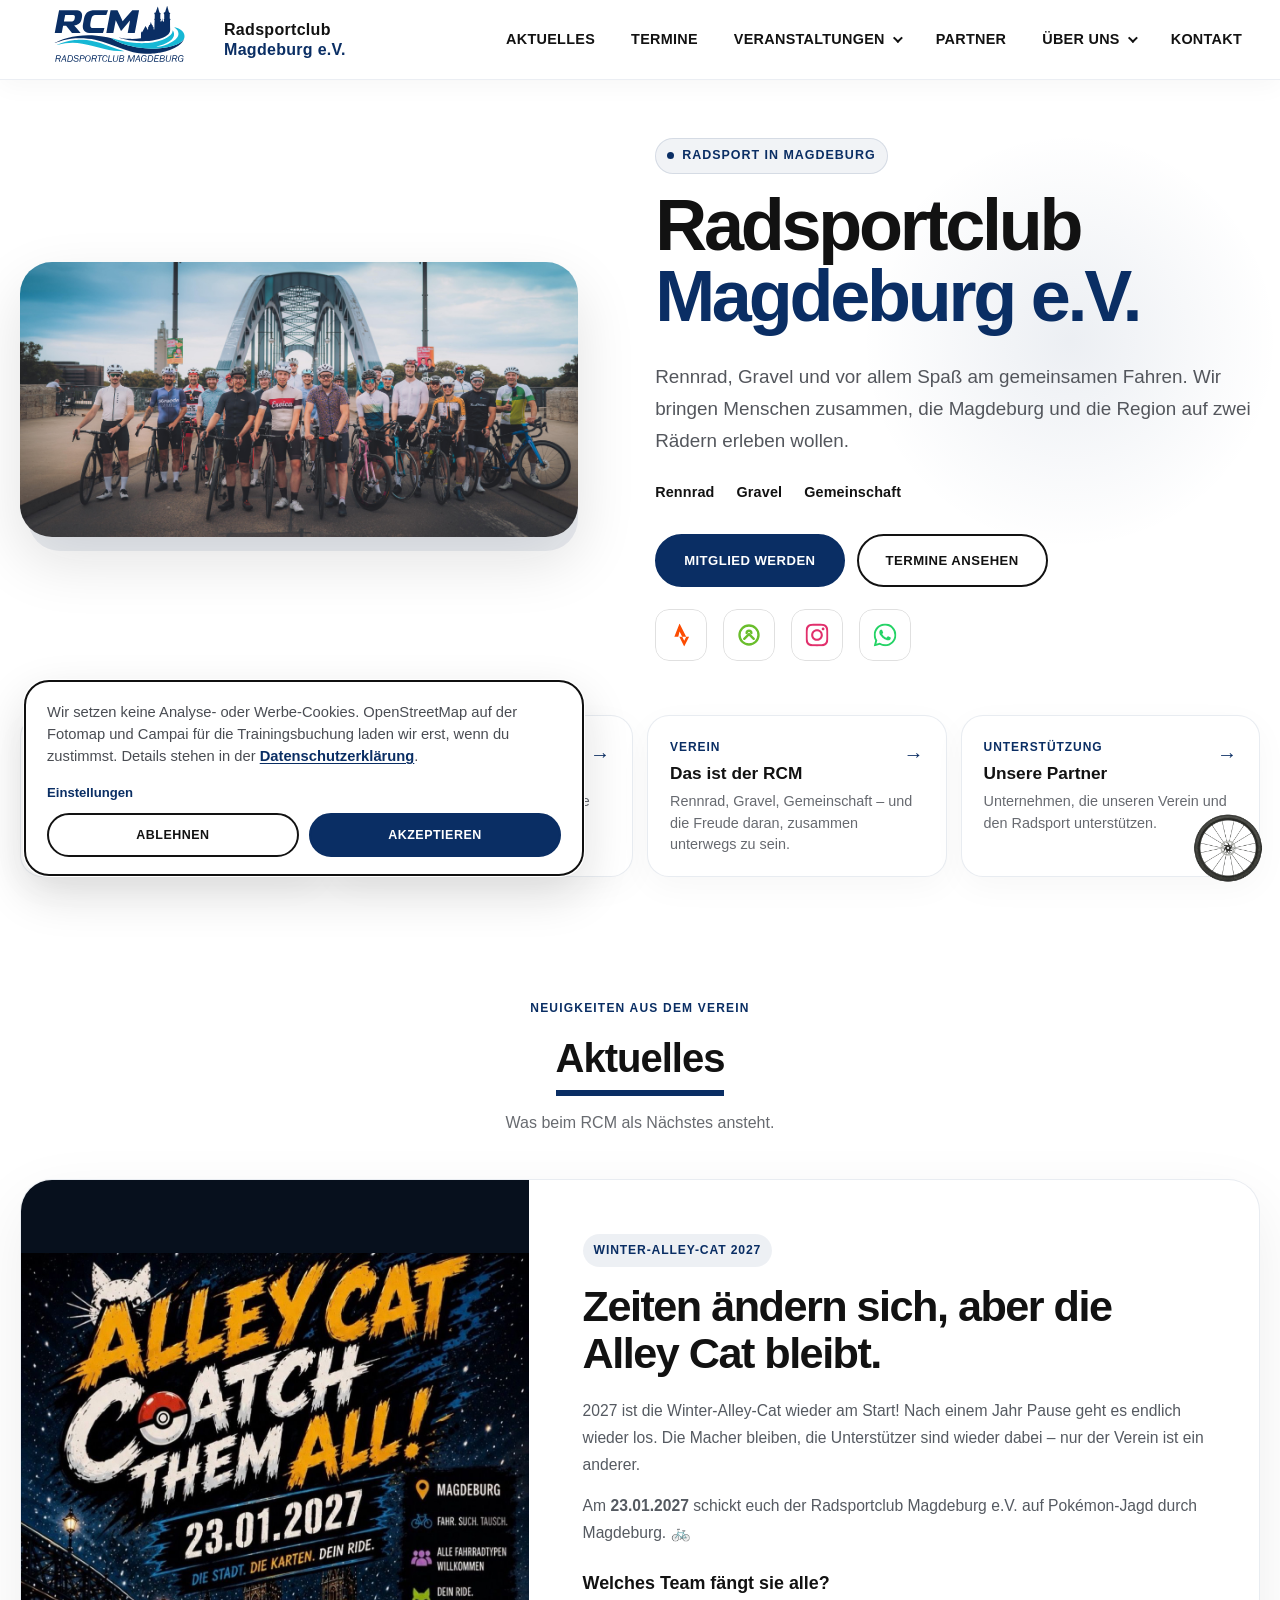
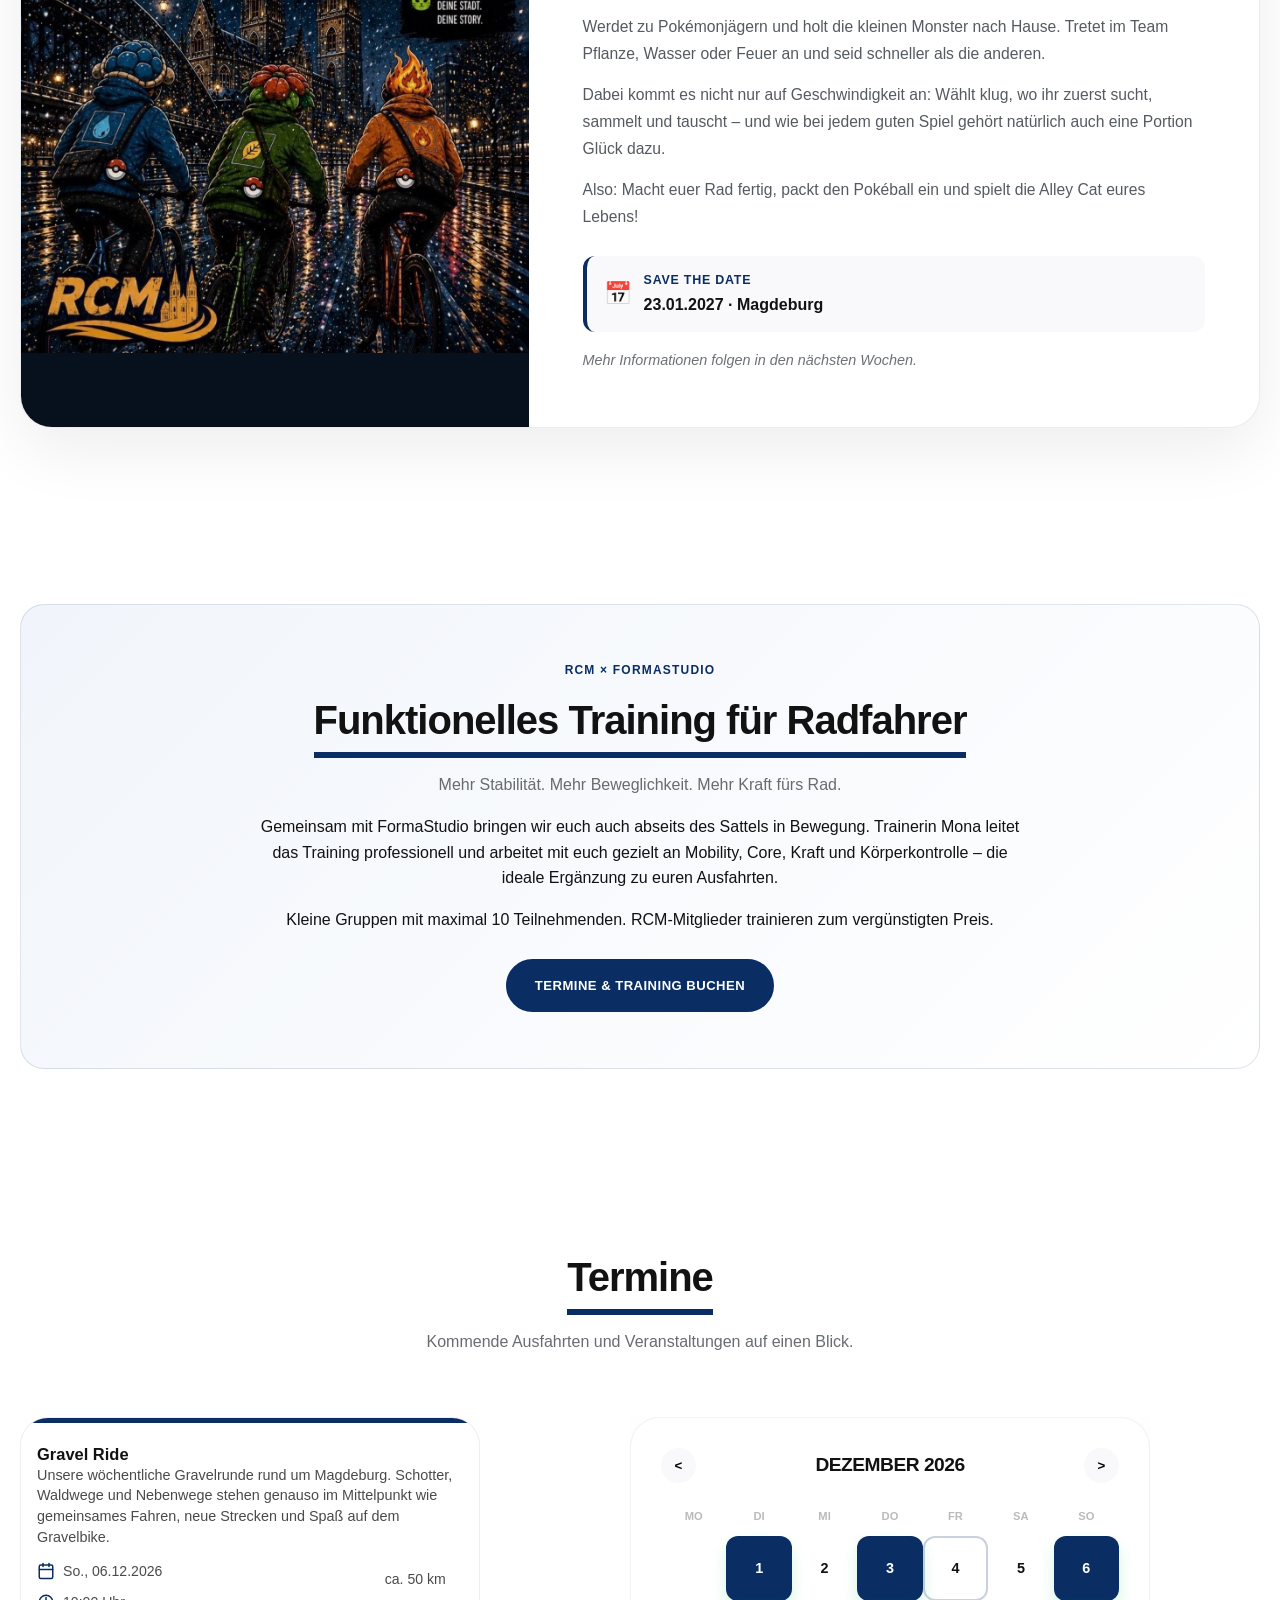
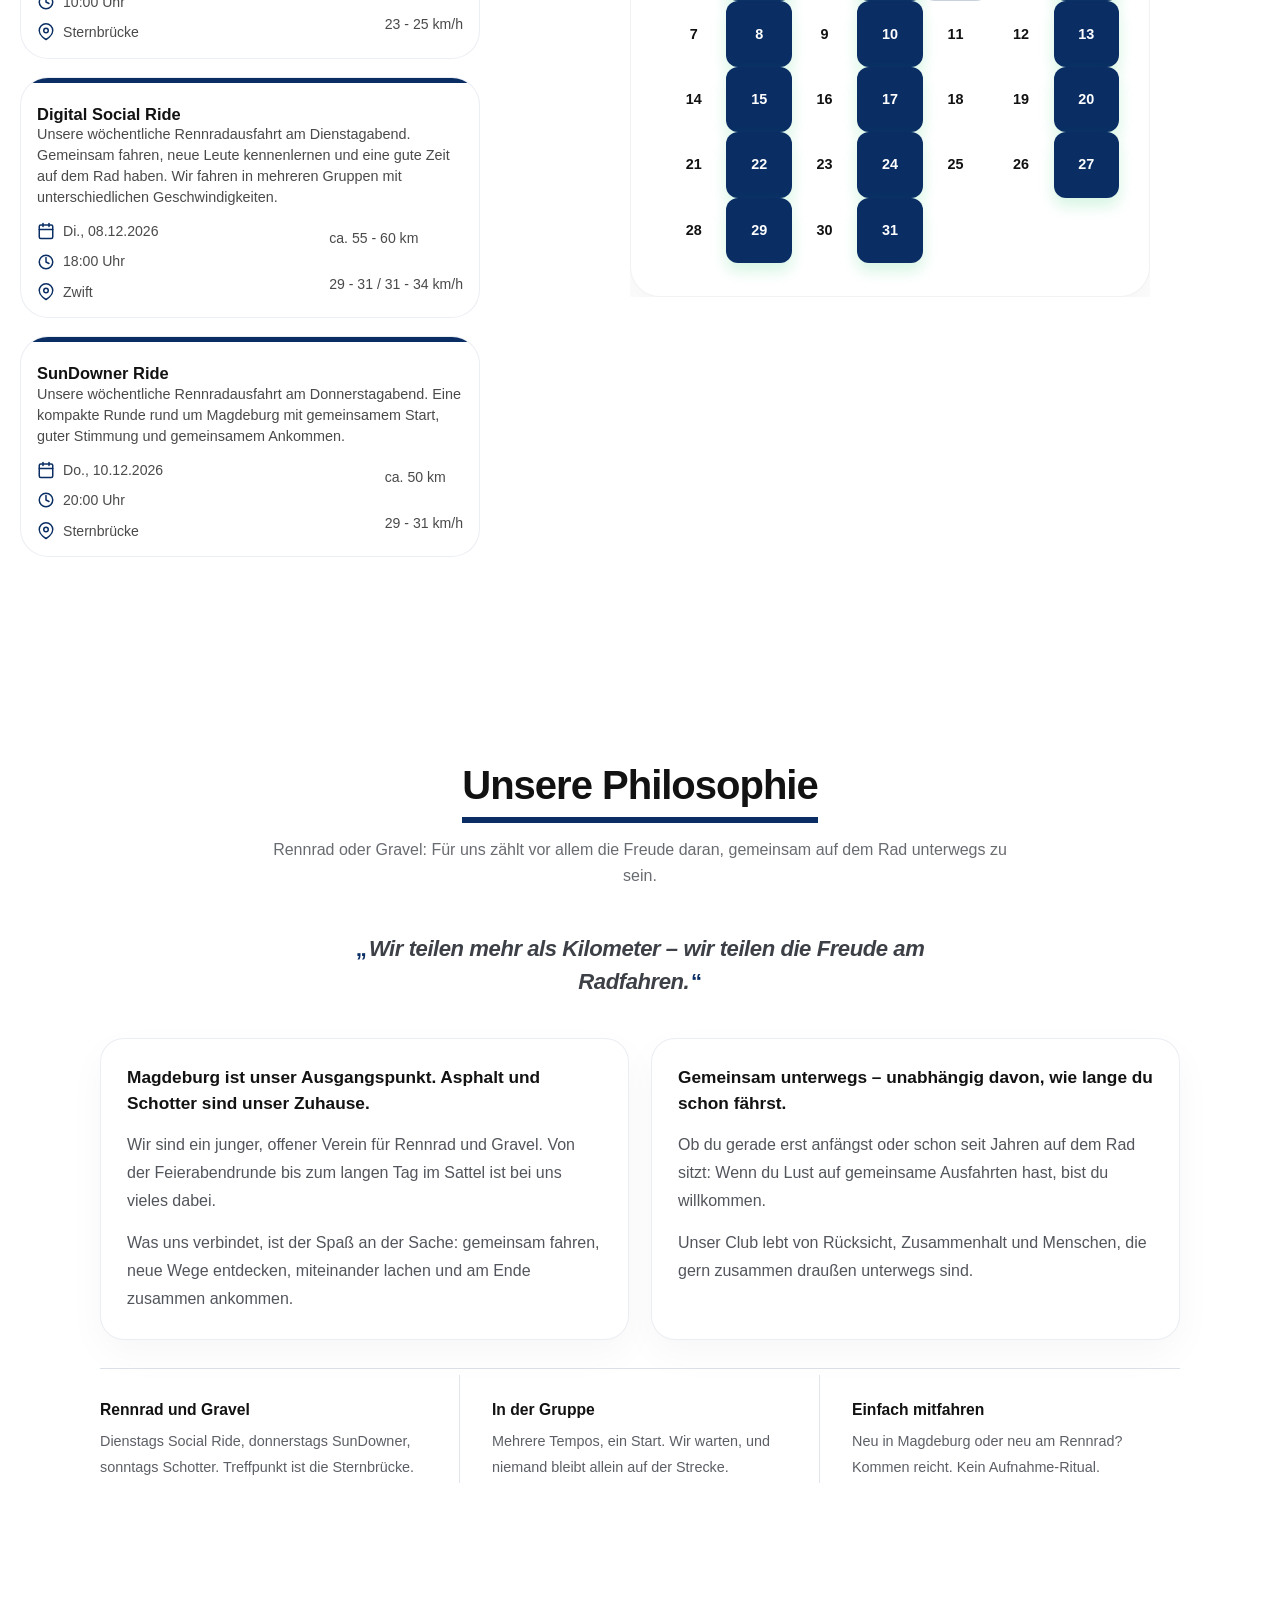
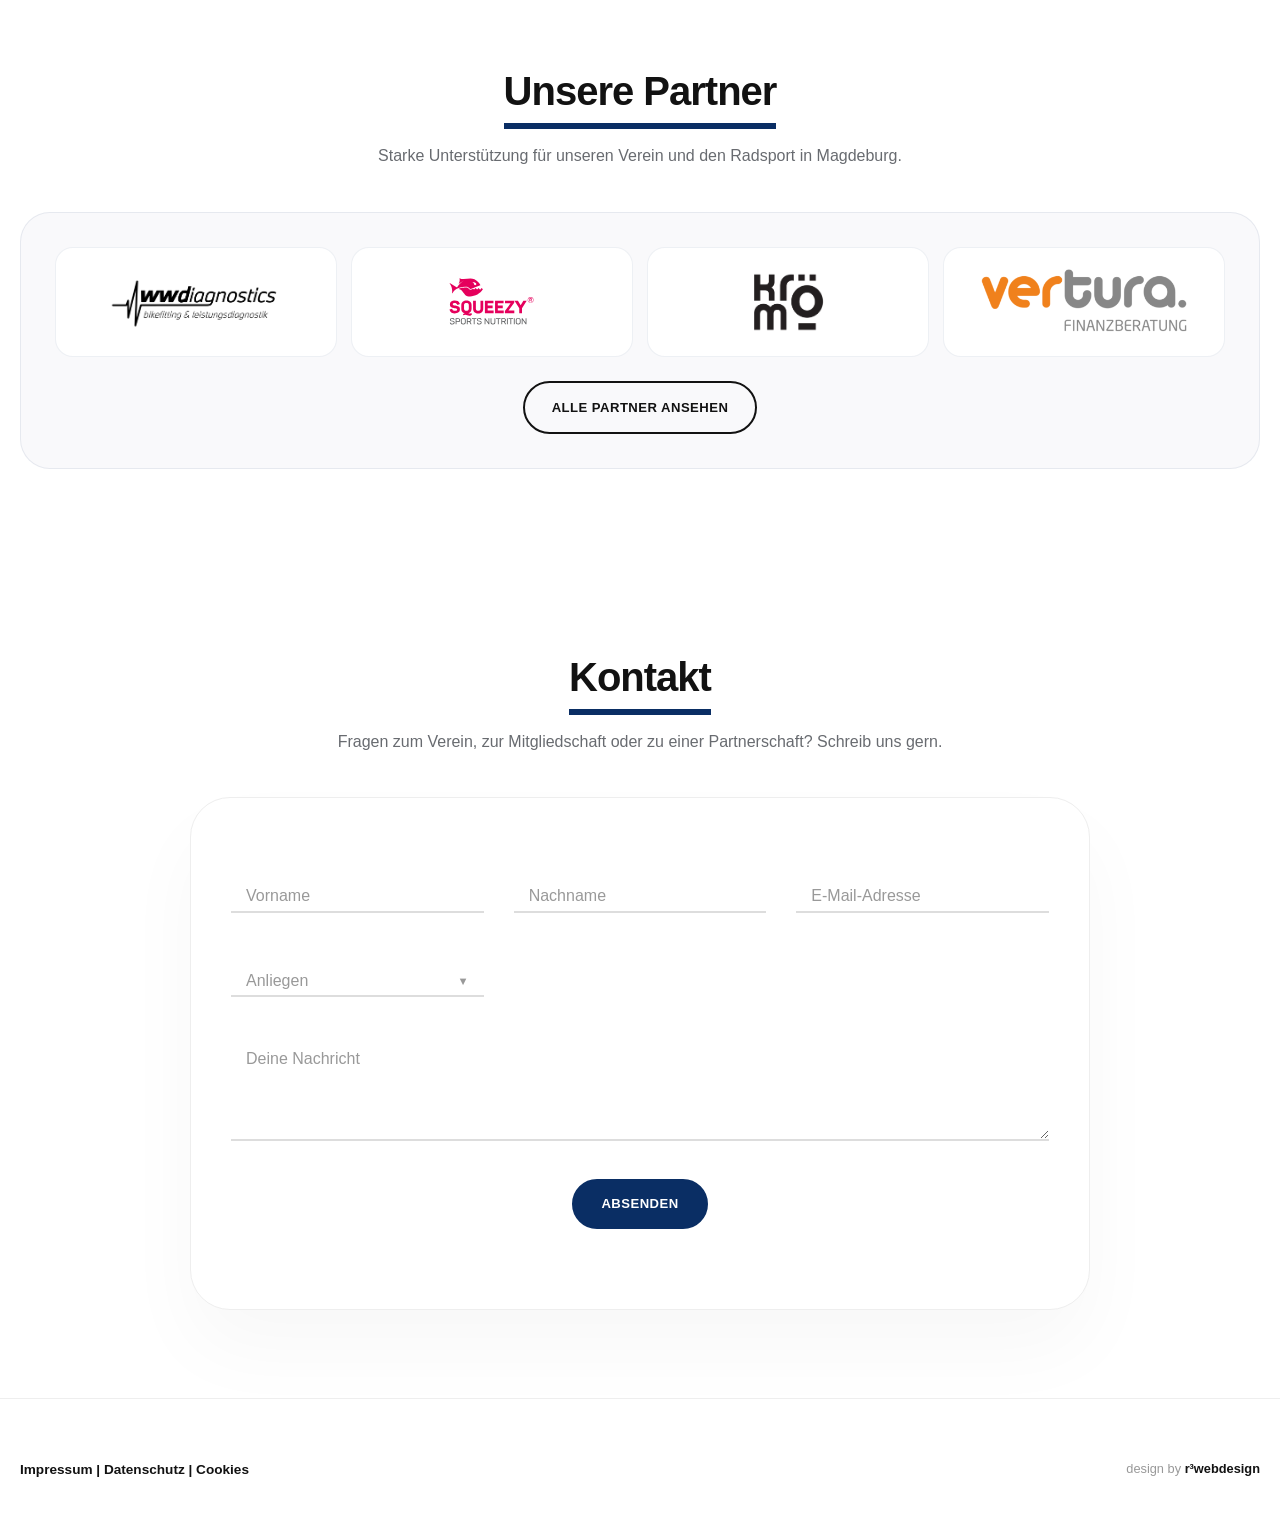
<file: index.html>
<!DOCTYPE html>
<html lang="de">
<head>
    <meta charset="UTF-8">
    <meta name="viewport" content="width=device-width, initial-scale=1.0, viewport-fit=cover">
    <meta name="description" content="Radsportclub Magdeburg e.V. – gemeinsame Ausfahrten, Termine, Community und Radsport in Magdeburg.">
    <title>Radsportclub Magdeburg e.V.</title>
    <link rel="stylesheet" href="style.css">

    <link rel="icon" type="image/x-icon" href="img/favicon/favicon.ico">
    <link rel="icon" type="image/png" sizes="32x32" href="img/favicon/favicon-32x32.png">
    <link rel="icon" type="image/png" sizes="16x16" href="img/favicon/favicon-16x16.png">
    <link rel="apple-touch-icon" sizes="180x180" href="img/favicon/apple-touch-icon.png">
    <link rel="manifest" href="img/favicon/site.webmanifest">
    <style>

        .rcm-training-card { padding: clamp(26px, 5vw, 56px); border: 1px solid rgba(10,46,100,.12); border-radius: 24px; background: linear-gradient(135deg, #f1f5fb, #fff); }
        .rcm-training-card .section-heading { margin-bottom: 24px; }
        .rcm-training-card p + p { margin-top: 16px; }
        .rcm-training-actions { display: flex; flex-wrap: wrap; gap: 14px; justify-content: center; margin-top: 26px; }
        .rcm-training-actions .btn { font-family: inherit; }
        @media (max-width: 600px) { .rcm-training-actions .btn { width: 100%; } }
    </style>
</head>
<body>
    <div id="scroll-wheel" aria-hidden="true">
        <img src="img/felge.png" alt="" id="rim-image">
    </div>

    <header class="main-header">
        <div class="header-container">
            <div class="logo">
                <a href="#top" aria-label="Zur Startseite">
                    <img src="img/logo.svg" alt="Radsportclub Magdeburg e.V." class="header-logo">
                    <span class="logo-text">
                        Radsportclub<br>
                        <span class="logo-kicker">Magdeburg e.V.</span>
                    </span>
                </a>
            </div>

            <button class="menu-trigger" id="menu-trigger" type="button" aria-label="Menü öffnen" aria-controls="main-nav" aria-expanded="false">
                <span></span>
                <span></span>
            </button>

            <nav class="main-nav" id="main-nav" aria-label="Hauptnavigation">
                <ul>
                    <li><a href="#aktuelles">Aktuelles</a></li>
                    <li><a href="#events">Termine</a></li>
                    <li class="has-submenu">
                        <a href="#events" class="nav-parent" aria-haspopup="true">
                            <span>Veranstaltungen</span>
                            <span class="nav-chevron" aria-hidden="true"></span>
                        </a>
                        <ul class="submenu">
                            <li><a href="training/">Funktionelles Training</a></li>
                            <li><a href="alleycat/">Alley Cat 2027</a></li>
                            <li><a href="umfrage/">Bikepacking-Umfrage 2027</a></li>
                        </ul>
                    </li>
                    <li><a href="Sponsoren/index.html">Partner</a></li>
                    <li class="has-submenu">
                        <a href="#about" class="nav-parent" aria-haspopup="true">
                            <span>Über uns</span>
                            <span class="nav-chevron" aria-hidden="true"></span>
                        </a>
                        <ul class="submenu">
                            <li><a href="#about">Unsere Philosophie</a></li>
                            <li><a href="ueber-uns/geschichte.html">Vereinsgeschichte</a></li>
                            <li><a href="ueber-uns/dokumente.html">Dokumente</a></li>
                        </ul>
                    </li>
                    <li><a href="#contact">Kontakt</a></li>
                </ul>
            </nav>
        </div>
    </header>

    <main id="top">
        <section class="hero reveal" aria-labelledby="hero-title">
            <div class="hero-layout">
                <div class="hero-image">
                    <img src="img/gruppe.jpg" alt="Gemeinsame Rennradausfahrt des Radsportclub Magdeburg">
                </div>

                <div class="hero-content">
                    <div class="hero-kicker">Radsport in Magdeburg</div>
                    <div class="reveal-container">
                        <h1 class="reveal-text" id="hero-title">
                            <span>Radsportclub</span>
                            <span class="logo-kicker">Magdeburg e.V.</span>
                        </h1>
                    </div>
                    <p class="hero-subline">
                        Rennrad, Gravel und vor allem Spaß am gemeinsamen Fahren. Wir bringen Menschen zusammen, die Magdeburg und die Region auf zwei Rädern erleben wollen.
                    </p>

                    <div class="hero-tags" aria-label="Schwerpunkte des Vereins">
                        <span class="hero-tag">Rennrad</span>
                        <span class="hero-tag">Gravel</span>
                        <span class="hero-tag">Gemeinschaft</span>
                    </div>

                    <div class="hero-actions">
                        <a href="/downloads/Mitgliedsantrag.pdf" class="btn btn-primary">Mitglied werden</a>
                        <a href="#events" class="btn btn-secondary">Termine ansehen</a>
                    </div>

                    <div class="social-bar" aria-label="Social Media">
                        <div class="social-bar-inner">
                            <a href="https://www.strava.com/clubs/radsportclub-magdeburg" target="_blank" rel="noopener noreferrer" class="social-square pill-strava" aria-label="Strava">
                                <svg class="social-icon" viewBox="0 0 24 24" fill="currentColor" aria-hidden="true"><path d="M15.387 17.944l-2.089-4.116h-3.065L15.387 24l5.15-10.172h-3.066m-7.008-5.599l2.836 5.598h4.172L10.463 0 5 13.828h4.172"/></svg>
                            </a>

                            <a href="https://www.komoot.com/user/4833589839346" target="_blank" rel="noopener noreferrer" class="social-square pill-komoot" aria-label="Komoot">
                                <svg class="social-icon" viewBox="0 0 24 24" fill="none" stroke="currentColor" stroke-width="2.5" stroke-linecap="round" stroke-linejoin="round" aria-hidden="true">
                                    <circle cx="12" cy="12" r="10"></circle>
                                    <path d="M7 16l5-5 5 5"></path>
                                    <path d="M9.5 10a2.5 2.5 0 0 1 5 0"></path>
                                </svg>
                            </a>

                            <a href="https://www.instagram.com/radsportclub_magdeburg/" target="_blank" rel="noopener noreferrer" class="social-square pill-instagram" aria-label="Instagram">
                                <svg class="social-icon" viewBox="0 0 24 24" fill="currentColor" aria-hidden="true"><path d="M12 2.163c3.204 0 3.584.012 4.85.07 3.252.148 4.771 1.691 4.919 4.919.058 1.265.069 1.645.069 4.849 0 3.205-.012 3.584-.069 4.849-.149 3.225-1.664 4.771-4.919 4.919-1.266.058-1.644.07-4.85.07-3.204 0-3.584-.012-4.849-.07-3.26-.149-4.771-1.699-4.919-4.92-.058-1.265-.07-1.644-.07-4.849 0-3.204.013-3.583.07-4.849.149-3.227 1.664-4.771 4.919-4.919 1.266-.057 1.645-.069 4.849-.069zm0-2.163c-3.259 0-3.667.014-4.947.072-4.358.2-6.78 2.618-6.98 6.98-.059 1.281-.073 1.689-.073 4.948 0 3.259.014 3.668.072 4.948.2 4.358 2.618 6.78 6.98 6.98 1.281.058 1.689.072 4.948.072 3.259 0 3.668-.014 4.948-.072 4.354-.2 6.782-2.618 6.979-6.98.059-1.28.073-1.689.073-4.948 0-3.259-.014-3.667-.072-4.947-.196-4.354-2.617-6.78-6.979-6.98-1.281-.059-1.69-.073-4.949-.073zm0 5.838c-3.403 0-6.162 2.759-6.162 6.162s2.759 6.163 6.162 6.163 6.162-2.759 6.162-6.163c0-3.403-2.759-6.162-6.162-6.162zm0 10.162c-2.209 0-4-1.79-4-4 0-2.209 1.791-4 4-4s4 1.791 4 4c0 2.21-1.791 4-4 4zm6.406-11.845c-.796 0-1.441.645-1.441 1.44s.645 1.44 1.441 1.44c.795 0 1.439-.645 1.439-1.44s-.644-1.44-1.439-1.44z"/></svg>
                            </a>

                            <a href="https://chat.whatsapp.com/KKH4iqzzU3Z0vJHzJVNEF6" target="_blank" rel="noopener noreferrer" class="social-square pill-whatsapp" aria-label="WhatsApp">
                                <svg class="social-icon" viewBox="0 0 24 24" fill="currentColor" aria-hidden="true"><path d="M17.472 14.382c-.297-.149-1.758-.867-2.03-.967-.273-.099-.471-.148-.67.15-.197.297-.767.966-.94 1.164-.173.199-.347.223-.644.075-.297-.15-1.255-.463-2.39-1.475-.883-.788-1.48-1.761-1.653-2.059-.173-.297-.018-.458.13-.606.134-.133.298-.347.446-.52.149-.174.198-.298.298-.497.099-.198.05-.371-.025-.52-.075-.149-.669-1.612-.916-2.207-.242-.579-.487-.5-.669-.51-.173-.008-.371-.01-.57-.01-.198 0-.52.074-.792.372-.272.297-1.04 1.016-1.04 2.479 0 1.462 1.065 2.875 1.213 3.074.149.198 2.096 3.2 5.077 4.487.709.306 1.262.489 1.694.625.712.227 1.36.195 1.871.118.571-.085 1.758-.719 2.006-1.413.248-.694.248-1.289.173-1.413-.074-.124-.272-.198-.57-.347m-5.421 7.403h-.004a9.87 9.87 0 01-5.031-1.378l-.361-.214-3.741.982.998-3.648-.235-.374a9.86 9.86 0 01-1.51-5.26c.001-5.45 4.436-9.884 9.888-9.884 2.64 0 5.122 1.03 6.988 2.898a9.825 9.825 0 012.893 6.994c-.003 5.45-4.437 9.884-9.885 9.884m8.413-18.297A11.815 11.815 0 0012.05 0C5.495 0 .16 5.335.157 11.892c0 2.096.547 4.142 1.588 5.945L.057 24l6.305-1.654a11.882 11.882 0 005.683 1.448h.005c6.554 0 11.89-5.335 11.893-11.893a11.821 11.821 0 00-3.48-8.413z"/></svg>
                            </a>
                        </div>
                    </div>
                </div>
            </div>
        </section>

        <nav class="home-quicklinks" aria-label="Direkteinstiege">
            <a class="home-quicklink" href="#aktuelles">
                <span class="home-quicklink-label">Aktuelles</span>
                <strong>Die Winter Alley Cat</strong>
                <p>Am 23.01.2027 schickt euch der Radsportclub Magdeburg e.V. auf Pokémon-Jagd durch Magdeburg.</p>
                <span class="home-quicklink-arrow" aria-hidden="true">→</span>
            </a>
            <a class="home-quicklink" href="#events">
                <span class="home-quicklink-label">Mitfahren</span>
                <strong>Termine & Ausfahrten</strong>
                <p>Die nächsten gemeinsamen Termine direkt im Überblick.</p>
                <span class="home-quicklink-arrow" aria-hidden="true">→</span>
            </a>
            <a class="home-quicklink" href="#about">
                <span class="home-quicklink-label">Verein</span>
                <strong>Das ist der RCM</strong>
                <p>Rennrad, Gravel, Gemeinschaft – und die Freude daran, zusammen unterwegs zu sein.</p>
                <span class="home-quicklink-arrow" aria-hidden="true">→</span>
            </a>
            <a class="home-quicklink" href="Sponsoren/index.html">
                <span class="home-quicklink-label">Unterstützung</span>
                <strong>Unsere Partner</strong>
                <p>Unternehmen, die unseren Verein und den Radsport unterstützen.</p>
                <span class="home-quicklink-arrow" aria-hidden="true">→</span>
            </a>
        </nav>

        <section id="aktuelles" class="section current-section reveal" aria-labelledby="aktuelles-title">
            <div class="section-heading">
                <span class="section-eyebrow">Neuigkeiten aus dem Verein</span>
                <h2 class="section-title" id="aktuelles-title">Aktuelles</h2>
                <p class="section-intro">Was beim RCM als Nächstes ansteht.</p>
            </div>

            <article class="current-feature">
                <div class="current-feature-image">
                    <img src="img/alleycat-2027.jpg" alt="Plakat zur Winter-Alley-Cat 2027 in Magdeburg" loading="lazy" decoding="async">
                </div>

                <div class="current-feature-content">
                    <span class="current-label">Winter-Alley-Cat 2027</span>
                    <h3>Zeiten ändern sich, aber die Alley Cat bleibt.</h3>

                    <p>2027 ist die Winter-Alley-Cat wieder am Start! Nach einem Jahr Pause geht es endlich wieder los. Die Macher bleiben, die Unterstützer sind wieder dabei – nur der Verein ist ein anderer.</p>

                    <p>Am <strong>23.01.2027</strong> schickt euch der Radsportclub Magdeburg e.V. auf Pokémon-Jagd durch Magdeburg. 🚲</p>

                    <p class="current-question">Welches Team fängt sie alle?</p>

                    <p>Werdet zu Pokémonjägern und holt die kleinen Monster nach Hause. Tretet im Team Pflanze, Wasser oder Feuer an und seid schneller als die anderen.</p>

                    <p>Dabei kommt es nicht nur auf Geschwindigkeit an: Wählt klug, wo ihr zuerst sucht, sammelt und tauscht – und wie bei jedem guten Spiel gehört natürlich auch eine Portion Glück dazu.</p>

                    <p>Also: Macht euer Rad fertig, packt den Pokéball ein und spielt die Alley Cat eures Lebens!</p>

                    <div class="current-date">
                        <span aria-hidden="true">📅</span>
                        <div>
                            <strong>Save the Date</strong>
                            <span>23.01.2027 · Magdeburg</span>
                        </div>
                    </div>

                    <p class="current-note">Mehr Informationen folgen in den nächsten Wochen.</p>
                </div>
            </article>

        </section>

        <section id="training" class="section" aria-labelledby="training-title">
            <div class="rcm-training-card">
                <div class="section-heading">
                    <span class="section-eyebrow">RCM × FormaStudio</span>
                    <h2 class="section-title" id="training-title">Funktionelles Training für Radfahrer</h2>
                    <p class="section-intro">Mehr Stabilität. Mehr Beweglichkeit. Mehr Kraft fürs Rad.</p>
                    <p>Gemeinsam mit FormaStudio bringen wir euch auch abseits des Sattels in Bewegung.
                        Trainerin Mona leitet das Training professionell und arbeitet mit euch gezielt an
                        Mobility, Core, Kraft und Körperkontrolle – die ideale Ergänzung zu euren Ausfahrten.</p>
                    <p>Kleine Gruppen mit maximal 10 Teilnehmenden. RCM-Mitglieder trainieren zum vergünstigten Preis.</p>
                </div>
                <div class="rcm-training-actions">
                    <a href="training/" class="btn btn-primary">Termine &amp; Training buchen</a>
                </div>
            </div>
        </section>

        <section id="events" class="section reveal">
            <div class="section-heading">
                <h2 class="section-title">Termine</h2>
                <p class="section-intro">Kommende Ausfahrten und Veranstaltungen auf einen Blick.</p>
            </div>

            <div class="calendar-section">
                <aside class="upcoming-events" aria-label="Bevorstehende Termine">
                    <div id="upcomingList" class="upcoming-events-list"></div>
                </aside>

                <div class="calendar-container">
                    <div class="calendar-card" id="calendarCard">
                        <div class="card-face front">
                            <div class="cal-header">
                                <button id="prevBtn" type="button" aria-label="Vorheriger Monat">&lt;</button>
                                <h2 id="monthDisplay"></h2>
                                <button id="nextBtn" type="button" aria-label="Nächster Monat">&gt;</button>
                            </div>
                            <div class="weekdays-row" aria-hidden="true">
                                <div>Mo</div><div>Di</div><div>Mi</div><div>Do</div><div>Fr</div><div>Sa</div><div>So</div>
                            </div>
                            <div id="calendarGrid" class="days-grid"></div>
                        </div>

                        <div class="card-face back">
                            <div class="detail-top">
                                <h3 id="eventTitle"></h3>
                                <p class="detail-description" id="eventDesc"></p>
                            </div>
                            <div class="event-footer" id="eventFooter"></div>
                            <button class="modern-btn" type="button" onclick="flipBack()">Zurück</button>
                        </div>
                    </div>
                </div>
            </div>
        </section>

        <section id="about" class="section reveal">
            <div class="section-heading">
                <h2 class="section-title">Unsere Philosophie</h2>
                <p class="section-intro">Rennrad oder Gravel: Für uns zählt vor allem die Freude daran, gemeinsam auf dem Rad unterwegs zu sein.</p>
            </div>

            <div class="philosophy-content">
                <blockquote class="philosophy-quote">
                    <p>Wir teilen mehr als Kilometer – wir teilen die Freude am Radfahren.</p>
                </blockquote>

                <div class="philosophy-grid">
                    <div class="phil-text-block">
                        <p class="accent-p">Magdeburg ist unser Ausgangspunkt. Asphalt und Schotter sind unser Zuhause.</p>
                        <p>Wir sind ein junger, offener Verein für Rennrad und Gravel. Von der Feierabendrunde bis zum langen Tag im Sattel ist bei uns vieles dabei.</p>
                        <p>Was uns verbindet, ist der Spaß an der Sache: gemeinsam fahren, neue Wege entdecken, miteinander lachen und am Ende zusammen ankommen.</p>
                    </div>

                    <div class="phil-text-block">
                        <p class="accent-p">Gemeinsam unterwegs – unabhängig davon, wie lange du schon fährst.</p>
                        <p>Ob du gerade erst anfängst oder schon seit Jahren auf dem Rad sitzt: Wenn du Lust auf gemeinsame Ausfahrten hast, bist du willkommen.</p>
                        <p>Unser Club lebt von Rücksicht, Zusammenhalt und Menschen, die gern zusammen draußen unterwegs sind.</p>
                    </div>
                </div>

                <ul class="philosophy-facts">
                    <li>
                        <strong>Rennrad und Gravel</strong>
                        <span>Dienstags Social Ride, donnerstags SunDowner, sonntags Schotter. Treffpunkt ist die Sternbrücke.</span>
                    </li>
                    <li>
                        <strong>In der Gruppe</strong>
                        <span>Mehrere Tempos, ein Start. Wir warten, und niemand bleibt allein auf der Strecke.</span>
                    </li>
                    <li>
                        <strong>Einfach mitfahren</strong>
                        <span>Neu in Magdeburg oder neu am Rennrad? Kommen reicht. Kein Aufnahme-Ritual.</span>
                    </li>
                </ul>
            </div>
        </section>

        <section class="section reveal" aria-labelledby="partner-title">
            <div class="section-heading">
                <h2 class="section-title" id="partner-title">Unsere Partner</h2>
                <p class="section-intro">Starke Unterstützung für unseren Verein und den Radsport in Magdeburg.</p>
            </div>

            <div class="home-partners-panel">
                <div class="home-partner-logos">
                    <div class="home-partner-logo home-partner-logo--ww"><img src="img/ww.png" alt="wwdiagnostics" loading="lazy" decoding="async"></div>
                    <div class="home-partner-logo"><img src="img/SQ.svg" alt="Squeezy"></div>
                    <div class="home-partner-logo"><img src="img/KROM_logo.png" alt="KRÖM"></div>
                    <div class="home-partner-logo"><img src="img/vertura_finanzberatung.png" alt="vertura Finanzberatung"></div>
                </div>
                <div class="home-partners-actions">
                    <a href="Sponsoren/index.html" class="btn btn-secondary">Alle Partner ansehen</a>
                </div>
            </div>
        </section>

<section id="contact" class="section reveal contact-section">
            <div class="section-heading">
                <h2 class="section-title">Kontakt</h2>
                <p class="section-intro">Fragen zum Verein, zur Mitgliedschaft oder zu einer Partnerschaft? Schreib uns gern.</p>
            </div>

            <div class="form-container">
                <form action="https://api.web3forms.com/submit" method="POST" class="r3-form" id="registration-form">
                    <input type="hidden" name="access_key" value="558e8166-379c-4908-86fd-69e876566cf2">
                    <input type="hidden" name="from_name" value="Radsportclub Magdeburg Website">
                    <input type="hidden" name="subject" value="Neue Kontaktanfrage über radsportclub-magdeburg.de">
                    <input type="checkbox" name="botcheck" class="hidden" style="display:none">

                    <div class="form-grid">
                        <div class="input-group">
                            <input type="text" name="vorname" id="firstname" required placeholder=" ">
                            <label for="firstname">Vorname</label>
                        </div>

                        <div class="input-group">
                            <input type="text" name="nachname" id="lastname" required placeholder=" ">
                            <label for="lastname">Nachname</label>
                        </div>

                        <div class="input-group">
                            <input type="email" name="email" id="email" required placeholder=" ">
                            <label for="email">E-Mail-Adresse</label>
                        </div>

                        <div class="input-group">
                            <select name="anliegen" id="reason" required>
                                <option value="" disabled selected hidden></option>
                                <option value="Allgemeine Anfrage">Allgemeine Anfrage</option>
                                <option value="Fragen zur Mitgliedschaft">Fragen zur Mitgliedschaft</option>
                                <option value="Daten ändern">Daten ändern</option>
                                <option value="Sponsor werden">Sponsor werden</option>
                            </select>
                            <label for="reason">Anliegen</label>
                        </div>
                    </div>

                    <div class="input-group full-width">
                        <textarea name="nachricht" id="msg" placeholder=" " rows="4"></textarea>
                        <label for="msg">Deine Nachricht</label>
                    </div>

                    <div class="form-footer">
                        <button type="submit" class="btn btn-primary" id="submit-btn">Absenden</button>
                    </div>
                    <div id="result" style="margin-top: 20px; font-weight: bold; text-align: center;"></div>
                </form>
            </div>
        </section>
    </main>

    <footer class="main-footer">
        <div class="footer-wrap">
            <div class="footer-links">
                <a href="Impressum/">Impressum</a>
                <span class="pipe">|</span>
                <a href="Datenschutz/">Datenschutz</a>
            </div>
            <div class="footer-credit">
                design by <a href="https://r3webdesign.de/projekte/radsportclub-magdeburg/" target="_blank" rel="noopener">r³webdesign</a>

            </div>
        </div>
    </footer>


    <script>
        document.addEventListener("DOMContentLoaded", function () {
            const gallery = document.getElementById("elmlingeGallery");
            if (!gallery) return;

            const images = gallery.querySelectorAll(".elm-gallery-image");
            const prev = document.getElementById("elmPrev");
            const next = document.getElementById("elmNext");
            const counter = document.getElementById("elmCounter");
            let current = 0;

            function show(index) {
                current = (index + images.length) % images.length;

                images.forEach(function (img, i) {
                    img.style.display = (i === current) ? "block" : "none";
                });

                counter.textContent = (current + 1) + " / " + images.length;
            }

            prev.addEventListener("click", function (event) {
                event.preventDefault();
                event.stopPropagation();
                show(current - 1);
            });

            next.addEventListener("click", function (event) {
                event.preventDefault();
                event.stopPropagation();
                show(current + 1);
            });

            show(0);
        });
    </script>

    <script src="consent.js"></script>
    <script src="script.js"></script>
</body>
</html>
</file>
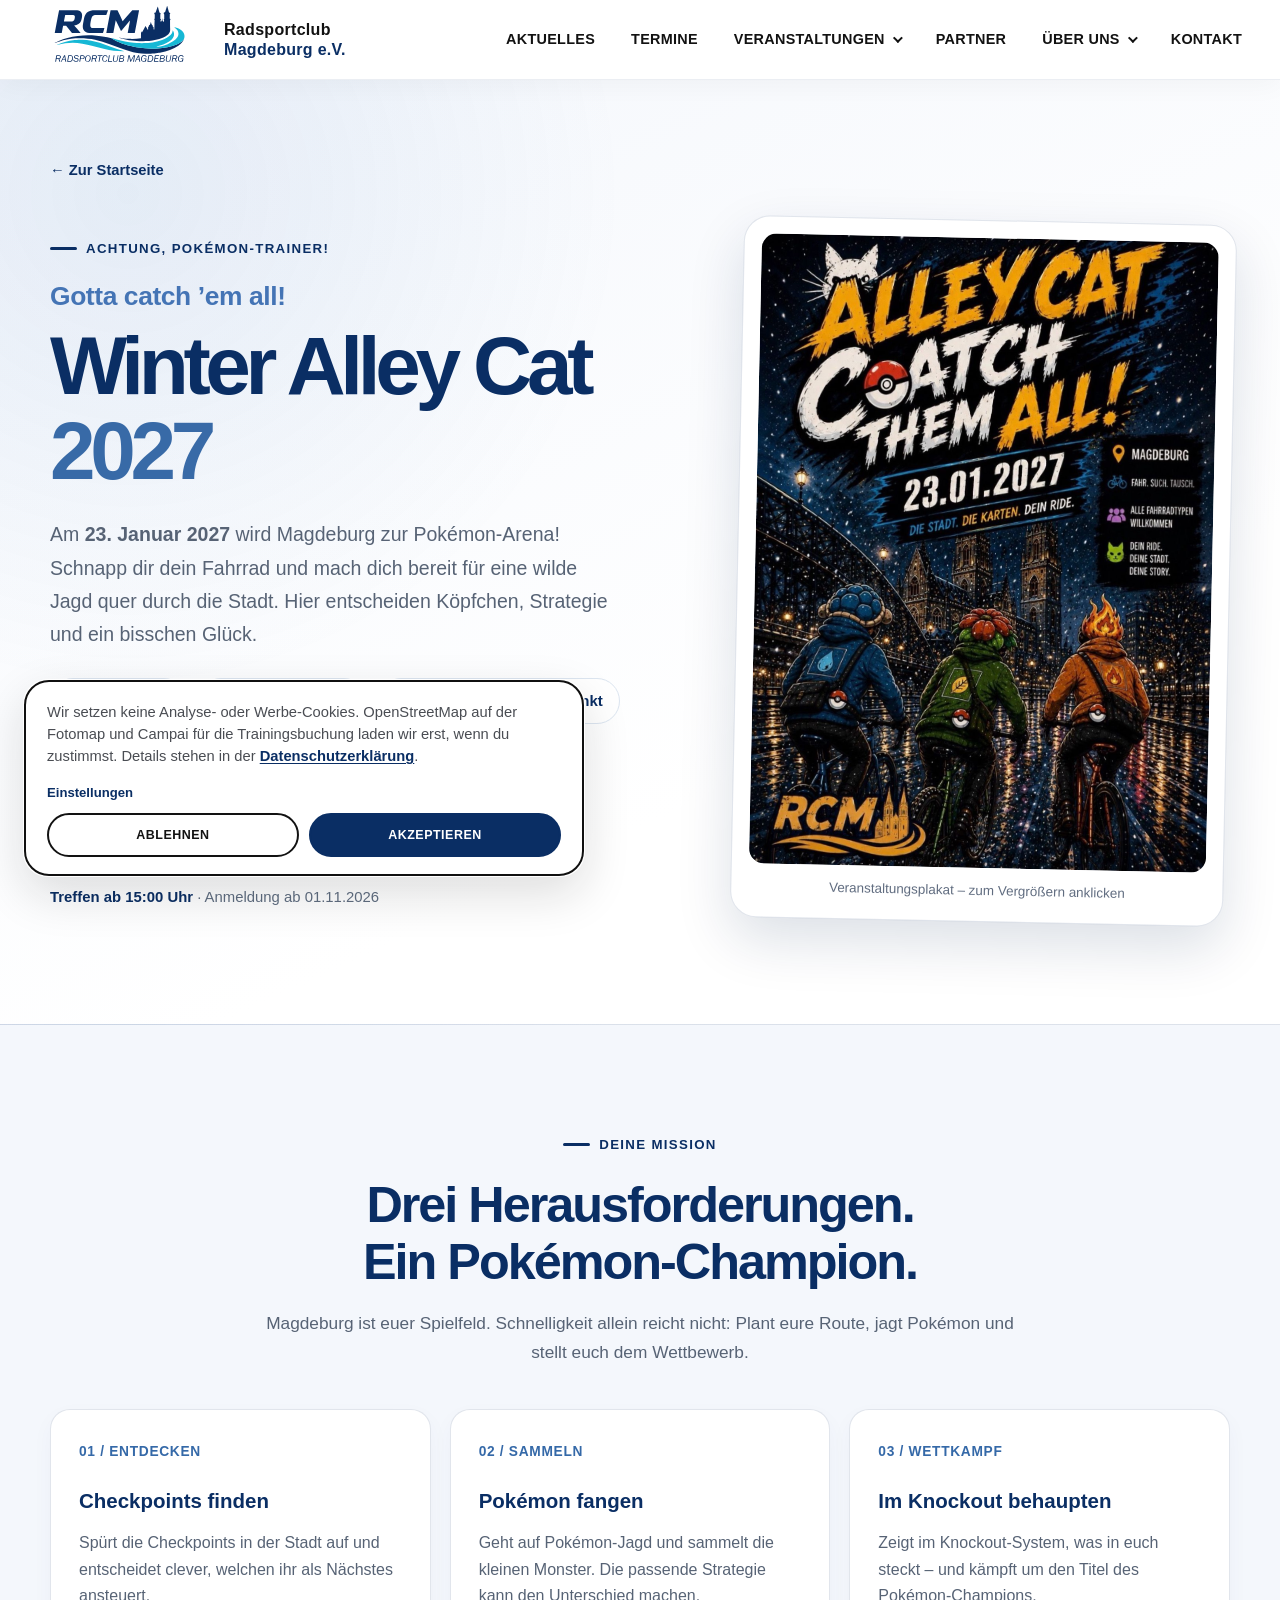
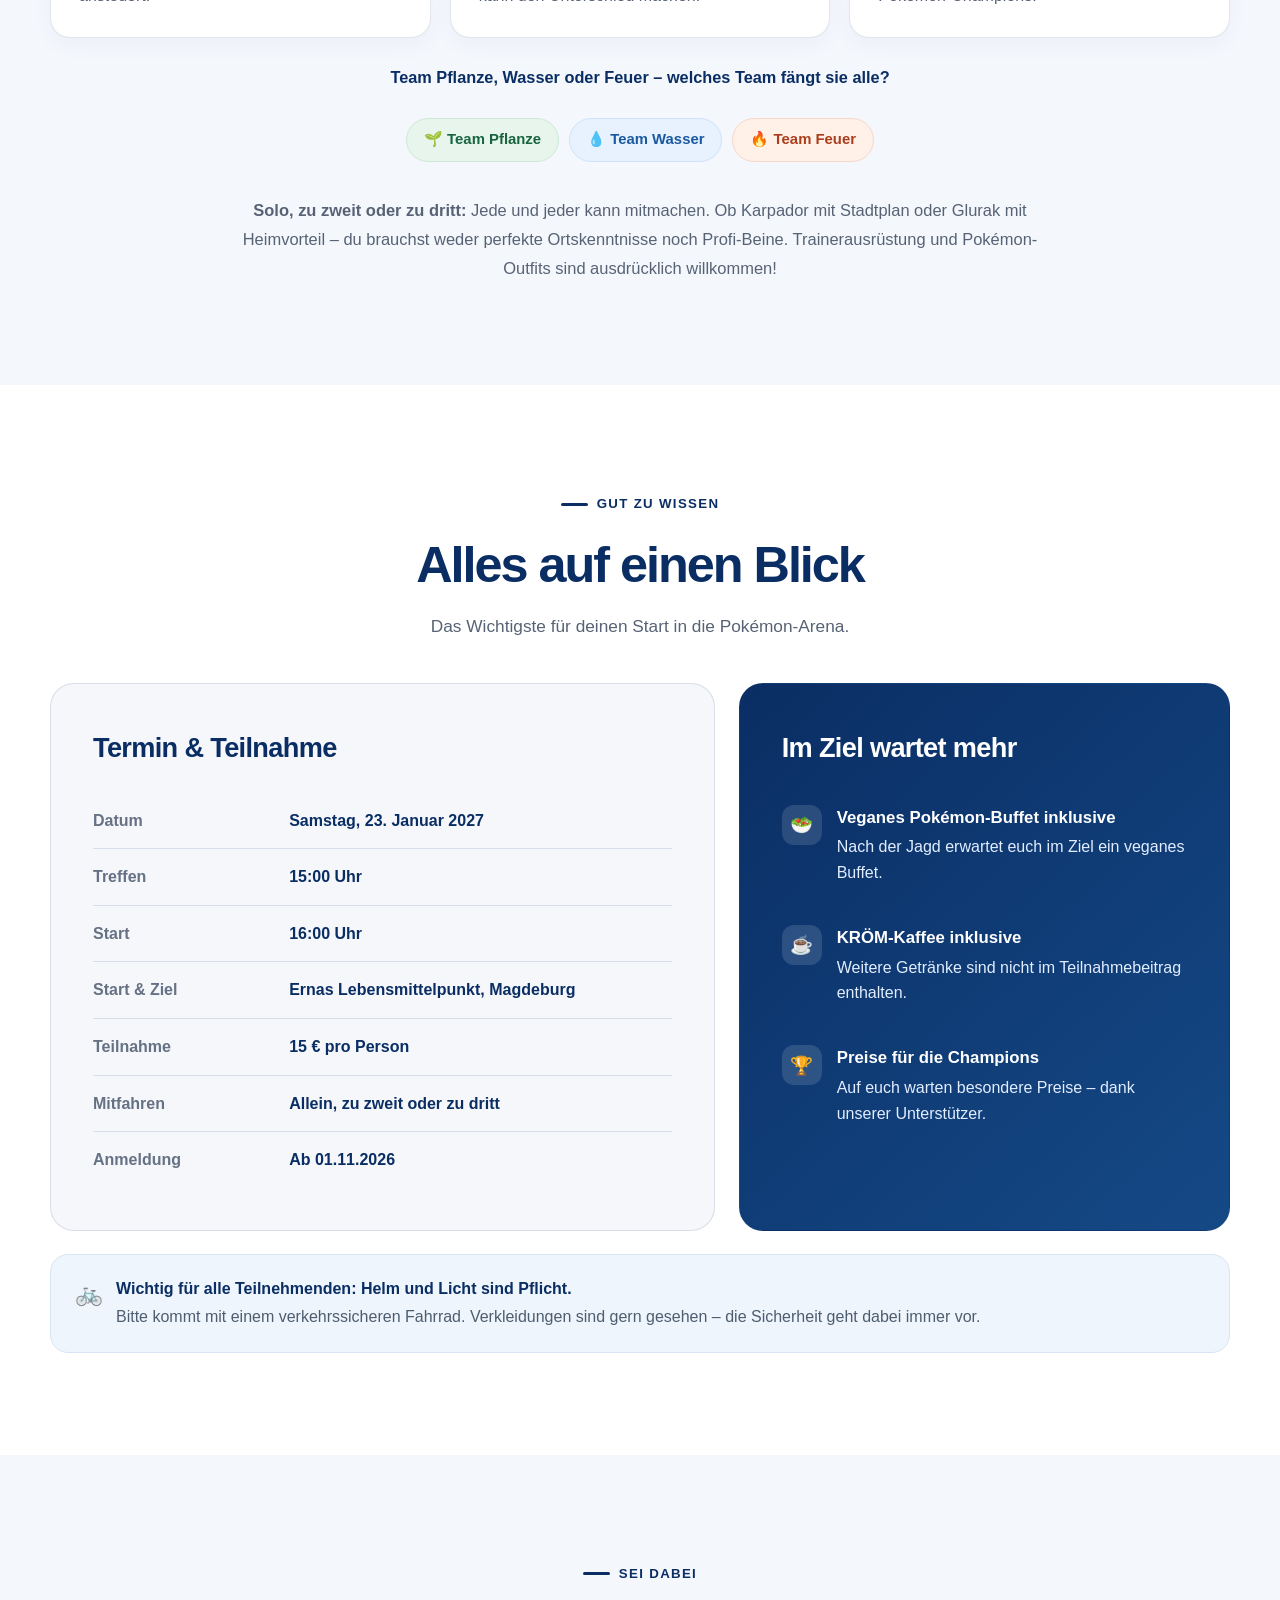
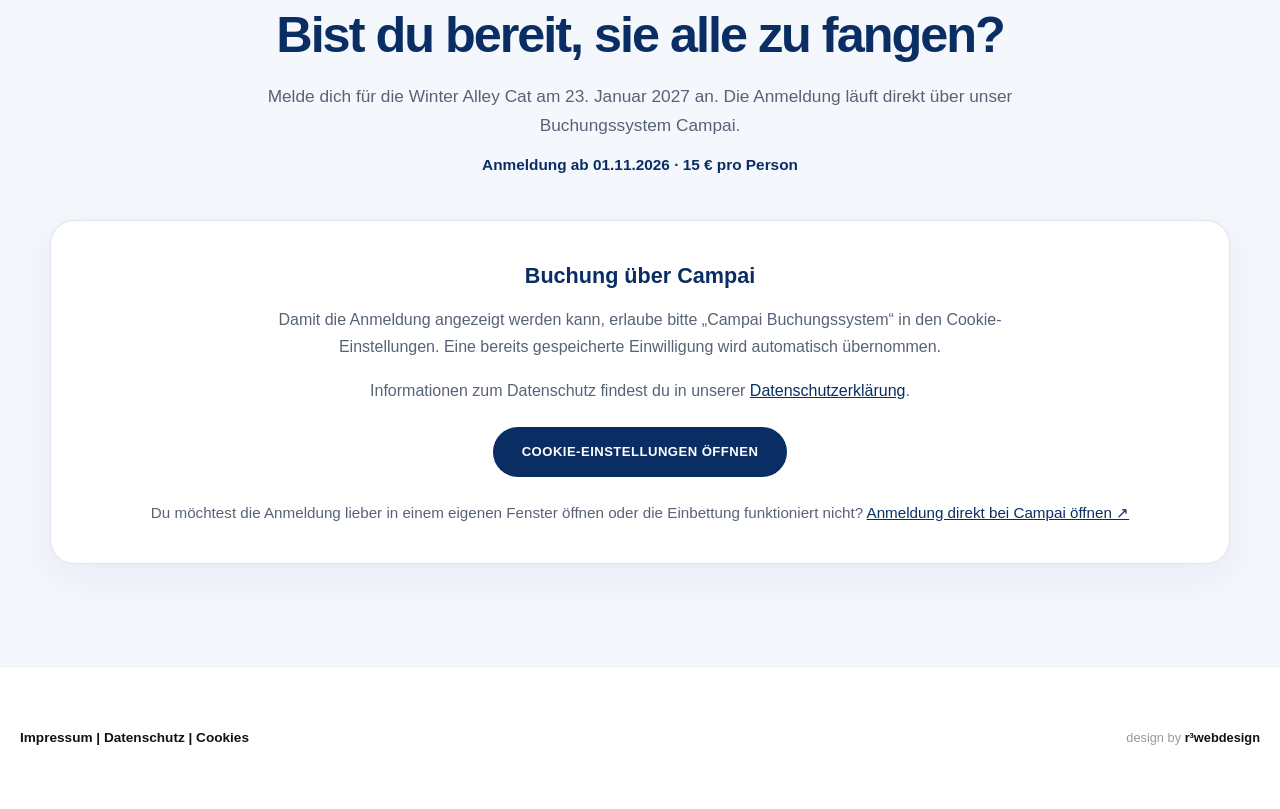
<file: alleycat/index.html>
<!DOCTYPE html>
<html lang="de">
<head>
    <meta charset="UTF-8">
    <meta name="viewport" content="width=device-width, initial-scale=1.0, viewport-fit=cover">
    <meta name="description" content="Winter Alley Cat 2027 in Magdeburg: Pokémon-Jagd am 23. Januar, Treffen 15 Uhr, Start 16 Uhr am Ernas Lebensmittelpunkt. Teilnahme 15 € pro Person – hier anmelden.">
    <meta name="theme-color" content="#0a2e64">
    <meta property="og:type" content="website">
    <meta property="og:title" content="Winter Alley Cat 2027 | Radsportclub Magdeburg e.V.">
    <meta property="og:description" content="23.01.2027 · Treffen 15 Uhr · Start 16 Uhr · Ernas Lebensmittelpunkt · 15 € pro Person. Jetzt zur Winter Alley Cat anmelden!">
    <meta property="og:image" content="https://radsportclub-magdeburg.de/img/alleycat-2027.jpg">
    <title>Winter Alley Cat 2027 | Radsportclub Magdeburg e.V.</title>

    <link rel="stylesheet" href="../style.css">
    <link rel="icon" type="image/x-icon" href="../img/favicon/favicon.ico">
    <link rel="icon" type="image/png" sizes="32x32" href="../img/favicon/favicon-32x32.png">
    <link rel="icon" type="image/png" sizes="16x16" href="../img/favicon/favicon-16x16.png">
    <link rel="apple-touch-icon" sizes="180x180" href="../img/favicon/apple-touch-icon.png">
    <link rel="manifest" href="../img/favicon/site.webmanifest">

    <style>
        /* Alley-Cat-spezifische Gestaltung – übrige Seiten bleiben unverändert. */
        .alleycat-page {
            --cat-ink: #0a2e64;
            --cat-muted: #576375;
            --cat-line: rgba(10, 46, 100, .12);
            --cat-light: #f4f7fc;
            color: #182239;
        }
        .alleycat-page [hidden] { display: none !important; }
        .alleycat-page .cat-wrap { width: min(1180px, calc(100% - 40px)); margin-inline: auto; }
        .alleycat-page .cat-hero .cat-wrap, .alleycat-page .cat-card { text-align: left; }
        .alleycat-page .cat-hero {
            padding: clamp(38px, 6vw, 88px) 0 clamp(60px, 8vw, 110px);
            background:
                radial-gradient(circle at 10% 12%, rgba(40, 106, 182, .09), transparent 35%),
                linear-gradient(155deg, #f4f7fc 0%, #fff 68%);
            border-bottom: 1px solid var(--cat-line);
        }
        .alleycat-page .cat-back {
            display: inline-flex; align-items: center; gap: 7px;
            color: var(--cat-ink); text-decoration: none;
            font-weight: 750; font-size: .92rem; margin-bottom: 38px;
        }
        .alleycat-page .cat-back:hover { text-decoration: underline; }
        .alleycat-page .cat-grid {
            display: grid; grid-template-columns: minmax(0, 1fr) minmax(330px, .80fr);
            gap: clamp(34px, 5.5vw, 85px); align-items: center;
        }
        .alleycat-page .cat-kicker {
            display: inline-flex; align-items: center; gap: 9px;
            font-size: .83rem; font-weight: 850; letter-spacing: .10em;
            text-transform: uppercase; color: var(--cat-ink);
            margin-bottom: 22px;
        }
        .alleycat-page .cat-kicker::before {
            content: ""; width: 27px; height: 3px; background: var(--cat-ink); border-radius: 5px;
        }
        .alleycat-page .cat-heading {
            font-size: clamp(3rem, 6.4vw, 5.5rem);
            line-height: 1.04; font-weight: 900; letter-spacing: -.065em;
            color: var(--cat-ink); margin: 0 0 25px; overflow-wrap: break-word;
        }
        .alleycat-page .cat-heading span { display: block; color: #386aa7; }
        .alleycat-page .cat-lead {
            font-size: clamp(1.08rem, 1.8vw, 1.22rem); line-height: 1.7;
            color: var(--cat-muted); max-width: 570px; margin: 0 0 27px;
        }
        .alleycat-page .cat-facts {
            list-style: none; display: flex; flex-wrap: wrap; gap: 11px;
            margin: 0 0 35px; padding: 0;
        }
        .alleycat-page .cat-facts li {
            display: inline-flex; align-items: center; gap: 9px;
            padding: 10px 16px; border: 1px solid #dce5f0;
            border-radius: 100px; background: #fff; color: var(--cat-ink);
            font-size: .94rem; font-weight: 750;
        }
        .alleycat-page .cat-cta { display: flex; flex-wrap: wrap; gap: 12px; align-items: center; }
        .alleycat-page .cat-cta .btn { text-align: center; }
        .alleycat-page .cat-poster {
            margin: 0; padding: clamp(11px, 1.6vw, 17px);
            background: #fff; border: 1px solid var(--cat-line);
            border-radius: 26px; box-shadow: 0 22px 55px rgba(7, 38, 79, .14);
            transform: rotate(1.2deg);
        }
        .alleycat-page .cat-poster a { display: block; overflow: hidden; border-radius: 15px; }
        .alleycat-page .cat-poster img {
            display: block; width: 100%; height: auto; max-height: 680px;
            object-fit: contain; background: #eef2f7;
        }
        .alleycat-page .cat-poster figcaption {
            padding: 12px 3px 2px; text-align: center; font-size: .84rem; color: #616d80;
        }
        .alleycat-page .cat-section { padding: clamp(70px, 8vw, 105px) 0; }
        .alleycat-page .cat-section--light { background: var(--cat-light); }
        .alleycat-page .cat-intro {
            max-width: 770px; margin: 0 auto 42px; text-align: center;
        }
        .alleycat-page .cat-section-title {
            margin: 0 0 18px; color: var(--cat-ink); font-weight: 900;
            letter-spacing: -.04em; font-size: clamp(2rem, 4.3vw, 3.15rem);
            line-height: 1.13;
        }
        .alleycat-page .cat-section-sub {
            margin: 0; color: var(--cat-muted); font-size: 1.08rem; line-height: 1.7;
        }
        .alleycat-page .cat-cards {
            display: grid; grid-template-columns: repeat(3, minmax(0, 1fr)); gap: 19px;
        }
        .alleycat-page .cat-card {
            border: 1px solid var(--cat-line); border-radius: 20px; padding: 28px;
            background: white; box-shadow: 0 8px 22px rgba(10, 46, 100, .035);
        }
        .alleycat-page .cat-card-number {
            display: inline-block; font-size: .86rem; font-weight: 900;
            color: #3569a8; letter-spacing: .05em; margin-bottom: 22px;
        }
        .alleycat-page .cat-card h3 { color: var(--cat-ink); font-size: 1.28rem; margin: 0 0 12px; }
        .alleycat-page .cat-card p { color: var(--cat-muted); line-height: 1.65; margin: 0; }
        .alleycat-page .cat-team-row {
            display: flex; justify-content: center; flex-wrap: wrap; gap: 10px;
            margin-top: 28px;
        }
        .alleycat-page .cat-team {
            padding: 9px 17px; font-weight: 800; font-size: .93rem;
            border-radius: 100px; border: 1px solid transparent;
        }
        .alleycat-page .cat-team--plant { color: #18643e; background: #e7f5ec; border-color: #cde9d6; }
        .alleycat-page .cat-team--water { color: #1959a0; background: #e8f2fe; border-color: #cfe2fc; }
        .alleycat-page .cat-team--fire { color: #aa3e1b; background: #fff0e8; border-color: #f7d8c8; }
        .alleycat-page .cat-booking-panel {
            width: 100%; margin: 0 auto; padding: clamp(20px, 4vw, 38px);
            border: 1px solid var(--cat-line); border-radius: 24px;
            background: #fff; box-shadow: 0 13px 42px rgba(10,46,100,.06);
        }
        .alleycat-page .cat-consent { max-width: 800px; margin: 0 auto; text-align: center; }
        .alleycat-page .cat-consent h3 { font-size: 1.35rem; color: var(--cat-ink); margin: 0 0 14px; }
        .alleycat-page .cat-consent p { color: var(--cat-muted); line-height: 1.65; margin: 0 0 18px; }
        .alleycat-page .cat-booking-panel a:not(.btn) { color: var(--cat-ink); text-decoration: underline; }
        .alleycat-page .cat-booking-actions { display: flex; justify-content: center; margin-top: 22px; }
        .alleycat-page .cat-frame { width: 100%; max-width: 1140px; margin-inline: auto; }
        .alleycat-page .cat-frame iframe[data-campai-id] {
            display: block; box-sizing: border-box; width: 100% !important;
            max-width: 100% !important; min-height: 760px;
            margin: 0 auto !important; padding: 0; border: 0;
            border-radius: 12px; background: white;
        }
        .alleycat-page .cat-status { color: var(--cat-muted); text-align: center; padding: 10px; }
        .alleycat-page .cat-manage {
            display: block; margin: 22px auto 0; padding: 8px;
            font: inherit; color: var(--cat-ink); text-decoration: underline;
            background: transparent; border: 0; cursor: pointer;
        }
        .alleycat-page .cat-booking-help {
            margin: 23px auto 0; text-align: center; color: var(--cat-muted);
            font-size: .95rem; line-height: 1.65;
        }
        .alleycat-page :focus-visible { outline: 3px solid #5c8ecf; outline-offset: 4px; }
        @media (max-width: 900px) {
            .alleycat-page .cat-grid { grid-template-columns: 1fr; }
            .alleycat-page .cat-copy { max-width: 740px; }
            .alleycat-page .cat-poster { width: min(550px, 100%); margin-inline: auto; transform: none; }
        }
        @media (max-width: 720px) {
            .alleycat-page .cat-wrap { width: min(100% - 28px, 1180px); }
            .alleycat-page .cat-hero { padding-top: 28px; }
            .alleycat-page .cat-back { margin-bottom: 27px; }
            .alleycat-page .cat-cards { grid-template-columns: 1fr; }
            .alleycat-page .cat-card { padding: 25px; }
            .alleycat-page .cat-cta .btn { width: 100%; }
            .alleycat-page .cat-booking-panel { padding: 15px 9px; border-radius: 18px; }
            .alleycat-page .cat-frame iframe[data-campai-id] { min-height: 850px; }
        }

        /* Zusätzliche Veranstaltungsdetails und Spielregeln */
        .alleycat-page .cat-heading .cat-heading-top {
            display: block; margin-bottom: 10px; color: #4474b5;
            font-size: clamp(1.08rem, 2.2vw, 1.65rem);
            line-height: 1.2; font-weight: 850; letter-spacing: -.015em;
        }
        .alleycat-page .cat-heading .cat-heading-name { display: block; color: var(--cat-ink); }
        .alleycat-page .cat-heading .cat-heading-year { display: block; color: #386aa7; }
        .alleycat-page .cat-hero-note {
            margin-top: 17px; font-size: .93rem; color: #5f6d80;
        }
        .alleycat-page .cat-hero-note strong { color: var(--cat-ink); }
        .alleycat-page .cat-mission-banner {
            margin: 26px auto 0; max-width: 830px; text-align: center;
            font-weight: 750; font-size: 1.02rem; color: var(--cat-ink);
        }
        .alleycat-page .cat-game-note {
            max-width: 840px; margin: 34px auto 0; text-align: center;
            color: var(--cat-muted); line-height: 1.75; font-size: 1.03rem;
        }
        .alleycat-page .cat-details {
            display: grid; grid-template-columns: 1.15fr .85fr;
            align-items: stretch; gap: 24px;
        }
        .alleycat-page .cat-factbox {
            background: #f5f7fb; border: 1px solid var(--cat-line);
            border-radius: 24px; padding: clamp(24px, 3.5vw, 42px);
            text-align: left;
        }
        .alleycat-page .cat-factbox--dark {
            background: linear-gradient(138deg, #0a2e64 0%, #154986 100%);
            border-color: transparent; color: #fff;
        }
        .alleycat-page .cat-factbox h3 {
            color: var(--cat-ink); font-size: clamp(1.32rem, 2.2vw, 1.7rem);
            letter-spacing: -.025em; margin: 0 0 23px;
        }
        .alleycat-page .cat-factbox--dark h3 { color: #fff; }
        .alleycat-page .cat-detail-list { display: grid; gap: 0; margin: 0; }
        .alleycat-page .cat-detail-row {
            display: grid; grid-template-columns: minmax(105px, .65fr) 1.35fr;
            gap: 12px; padding: 15px 0;
            border-bottom: 1px solid rgba(10,46,100,.12);
        }
        .alleycat-page .cat-detail-row:last-child { border-bottom: 0; }
        .alleycat-page .cat-detail-row dt { color: #657184; font-weight: 750; }
        .alleycat-page .cat-detail-row dd { margin: 0; color: var(--cat-ink); font-weight: 750; }
        .alleycat-page .cat-highlights { display: grid; gap: 16px; }
        .alleycat-page .cat-highlight {
            display: flex; align-items: flex-start; gap: 15px;
            padding: 12px 0; text-align: left;
        }
        .alleycat-page .cat-highlight-icon {
            display: grid; place-items: center; flex: 0 0 40px;
            width: 40px; height: 40px; border-radius: 12px;
            background: rgba(255,255,255,.13); color: #fff; font-size: 1.15rem;
        }
        .alleycat-page .cat-highlight strong {
            display: block; margin-bottom: 3px; color: #fff; font-size: 1.05rem;
        }
        .alleycat-page .cat-highlight p { color: #e2edff; line-height: 1.58; margin: 0; }
        .alleycat-page .cat-safety {
            display: flex; gap: 13px; align-items: flex-start;
            border: 1px solid #d7e5f5; background: #eff5fc;
            border-radius: 18px; padding: 21px 24px; margin-top: 23px;
            text-align: left;
        }
        .alleycat-page .cat-safety-symbol { flex: 0 0 auto; font-size: 1.4rem; }
        .alleycat-page .cat-safety strong { color: var(--cat-ink); }
        .alleycat-page .cat-safety p { margin: 3px 0 0; color: #4d5d70; line-height: 1.65; }
        .alleycat-page .cat-booking-note {
            margin-top: 13px; font-weight: 800; font-size: .96rem;
            color: var(--cat-ink); text-align: center;
        }
        @media (max-width: 850px) {
            .alleycat-page .cat-details { grid-template-columns: 1fr; }
        }
        @media (max-width: 530px) {
            .alleycat-page .cat-detail-row { grid-template-columns: 1fr; gap: 2px; }
            .alleycat-page .cat-factbox { padding: 25px 20px; }
            .alleycat-page .cat-safety { padding: 17px; }
        }
        @media (prefers-reduced-motion: reduce) { html { scroll-behavior: auto; } }
        #anmeldung { scroll-margin-top: 105px; }
    </style>
</head>
<body>
    <header class="main-header">
        <div class="header-container">
            <div class="logo">
                <a href="../" aria-label="Zur Startseite des Radsportclub Magdeburg">
                    <img src="../img/logo.svg" alt="Radsportclub Magdeburg e.V." class="header-logo">
                    <span class="logo-text">Radsportclub<br><span class="logo-kicker">Magdeburg e.V.</span></span>
                </a>
            </div>
            <button class="menu-trigger" id="menu-trigger" type="button" aria-label="Menü öffnen" aria-controls="main-nav" aria-expanded="false">
                <span></span><span></span>
            </button>
            <nav class="main-nav" id="main-nav" aria-label="Hauptnavigation">
                <ul>
                    <li><a href="../#aktuelles">Aktuelles</a></li>
                    <li><a href="../#events">Termine</a></li>
                    <li class="has-submenu">
                        <a href="#anmeldung" class="nav-parent" aria-haspopup="true">
                            <span>Veranstaltungen</span>
                            <span class="nav-chevron" aria-hidden="true"></span>
                        </a>
                        <ul class="submenu">
                            <li><a href="../training/">Funktionelles Training</a></li>
                            <li><a href="./" aria-current="page">Alley Cat 2027</a></li>
                        </ul>
                    </li>
                    <li><a href="../Sponsoren/index.html">Partner</a></li>
                    <li class="has-submenu">
                        <a href="../#about" class="nav-parent" aria-haspopup="true">
                            <span>Über uns</span>
                            <span class="nav-chevron" aria-hidden="true"></span>
                        </a>
                        <ul class="submenu">
                            <li><a href="../#about">Unsere Philosophie</a></li>
                            <li><a href="../ueber-uns/geschichte.html">Vereinsgeschichte</a></li>
                            <li><a href="../ueber-uns/dokumente.html">Dokumente</a></li>
                        </ul>
                    </li>
                    <li><a href="../#contact">Kontakt</a></li>
                </ul>
            </nav>
        </div>
    </header>

    <main class="alleycat-page" id="top">
        <section class="cat-hero" aria-labelledby="alleycat-title">
            <div class="cat-wrap">
                <a class="cat-back" href="../">← Zur Startseite</a>
                <div class="cat-grid">
                    <div class="cat-copy">
                        <div class="cat-kicker">Achtung, Pokémon-Trainer!</div>
                        <h1 class="cat-heading" id="alleycat-title">
                            <span class="cat-heading-top">Gotta catch ’em all!</span>
                            <span class="cat-heading-name">Winter Alley Cat</span>
                            <span class="cat-heading-year">2027</span>
                        </h1>
                        <p class="cat-lead">Am <strong>23. Januar 2027</strong> wird Magdeburg zur Pokémon-Arena! Schnapp dir dein Fahrrad und mach dich bereit für eine wilde Jagd quer durch die Stadt. Hier entscheiden Köpfchen, Strategie und ein bisschen Glück.</p>
                        <ul class="cat-facts" aria-label="Die wichtigsten Veranstaltungsdaten">
                            <li><span aria-hidden="true">📅</span> 23.01.2027</li>
                            <li><span aria-hidden="true">🕓</span> Start 16:00 Uhr</li>
                            <li><span aria-hidden="true">📍</span> Ernas Lebensmittelpunkt</li>
                            <li><span aria-hidden="true">🎟️</span> 15 € pro Person</li>
                        </ul>
                        <div class="cat-cta">
                            <a class="btn btn-primary" href="#anmeldung">Jetzt anmelden</a>
                            <a class="btn btn-secondary" href="#mission">So funktioniert’s</a>
                        </div>
                        <p class="cat-hero-note"><strong>Treffen ab 15:00 Uhr</strong> · Anmeldung ab 01.11.2026</p>
                    </div>
                    <figure class="cat-poster">
                        <a href="../img/alleycat-2027.jpg" target="_blank" rel="noopener" aria-label="Alley-Cat-Plakat in voller Größe öffnen">
                            <img src="../img/alleycat-2027.jpg" alt="Offizielles Veranstaltungsplakat zur Winter Alley Cat 2027" fetchpriority="high">
                        </a>
                        <figcaption>Veranstaltungsplakat – zum Vergrößern anklicken</figcaption>
                    </figure>
                </div>
            </div>
        </section>

        <section class="cat-section cat-section--light" id="mission" aria-labelledby="mission-title">
            <div class="cat-wrap">
                <div class="cat-intro">
                    <div class="cat-kicker">Deine Mission</div>
                    <h2 class="cat-section-title" id="mission-title">Drei Herausforderungen.<br>Ein Pokémon-Champion.</h2>
                    <p class="cat-section-sub">Magdeburg ist euer Spielfeld. Schnelligkeit allein reicht nicht: Plant eure Route, jagt Pokémon und stellt euch dem Wettbewerb.</p>
                </div>
                <div class="cat-cards">
                    <article class="cat-card">
                        <span class="cat-card-number">01 / ENTDECKEN</span>
                        <h3>Checkpoints finden</h3>
                        <p>Spürt die Checkpoints in der Stadt auf und entscheidet clever, welchen ihr als Nächstes ansteuert.</p>
                    </article>
                    <article class="cat-card">
                        <span class="cat-card-number">02 / SAMMELN</span>
                        <h3>Pokémon fangen</h3>
                        <p>Geht auf Pokémon-Jagd und sammelt die kleinen Monster. Die passende Strategie kann den Unterschied machen.</p>
                    </article>
                    <article class="cat-card">
                        <span class="cat-card-number">03 / WETTKAMPF</span>
                        <h3>Im Knockout behaupten</h3>
                        <p>Zeigt im Knockout-System, was in euch steckt – und kämpft um den Titel des Pokémon-Champions.</p>
                    </article>
                </div>
                <p class="cat-mission-banner">Team Pflanze, Wasser oder Feuer – welches Team fängt sie alle?</p>
                <div class="cat-team-row" aria-label="Pokémon-Teams">
                    <span class="cat-team cat-team--plant">🌱 Team Pflanze</span>
                    <span class="cat-team cat-team--water">💧 Team Wasser</span>
                    <span class="cat-team cat-team--fire">🔥 Team Feuer</span>
                </div>
                <p class="cat-game-note"><strong>Solo, zu zweit oder zu dritt:</strong> Jede und jeder kann mitmachen. Ob Karpador mit Stadtplan oder Glurak mit Heimvorteil – du brauchst weder perfekte Ortskenntnisse noch Profi-Beine. Trainerausrüstung und Pokémon-Outfits sind ausdrücklich willkommen!</p>
            </div>
        </section>

        <section class="cat-section" id="infos" aria-labelledby="infos-title">
            <div class="cat-wrap">
                <div class="cat-intro">
                    <div class="cat-kicker">Gut zu wissen</div>
                    <h2 class="cat-section-title" id="infos-title">Alles auf einen Blick</h2>
                    <p class="cat-section-sub">Das Wichtigste für deinen Start in die Pokémon-Arena.</p>
                </div>
                <div class="cat-details">
                    <div class="cat-factbox">
                        <h3>Termin &amp; Teilnahme</h3>
                        <dl class="cat-detail-list">
                            <div class="cat-detail-row"><dt>Datum</dt><dd>Samstag, 23. Januar 2027</dd></div>
                            <div class="cat-detail-row"><dt>Treffen</dt><dd>15:00 Uhr</dd></div>
                            <div class="cat-detail-row"><dt>Start</dt><dd>16:00 Uhr</dd></div>
                            <div class="cat-detail-row"><dt>Start &amp; Ziel</dt><dd>Ernas Lebensmittelpunkt, Magdeburg</dd></div>
                            <div class="cat-detail-row"><dt>Teilnahme</dt><dd>15 € pro Person</dd></div>
                            <div class="cat-detail-row"><dt>Mitfahren</dt><dd>Allein, zu zweit oder zu dritt</dd></div>
                            <div class="cat-detail-row"><dt>Anmeldung</dt><dd>Ab 01.11.2026</dd></div>
                        </dl>
                    </div>
                    <div class="cat-factbox cat-factbox--dark">
                        <h3>Im Ziel wartet mehr</h3>
                        <div class="cat-highlights">
                            <div class="cat-highlight">
                                <span class="cat-highlight-icon" aria-hidden="true">🥗</span>
                                <div><strong>Veganes Pokémon-Buffet inklusive</strong><p>Nach der Jagd erwartet euch im Ziel ein veganes Buffet.</p></div>
                            </div>
                            <div class="cat-highlight">
                                <span class="cat-highlight-icon" aria-hidden="true">☕</span>
                                <div><strong>KRÖM-Kaffee inklusive</strong><p>Weitere Getränke sind nicht im Teilnahmebeitrag enthalten.</p></div>
                            </div>
                            <div class="cat-highlight">
                                <span class="cat-highlight-icon" aria-hidden="true">🏆</span>
                                <div><strong>Preise für die Champions</strong><p>Auf euch warten besondere Preise – dank unserer Unterstützer.</p></div>
                            </div>
                        </div>
                    </div>
                </div>
                <div class="cat-safety" role="note">
                    <span class="cat-safety-symbol" aria-hidden="true">🚲</span>
                    <div><strong>Wichtig für alle Teilnehmenden: Helm und Licht sind Pflicht.</strong><p>Bitte kommt mit einem verkehrssicheren Fahrrad. Verkleidungen sind gern gesehen – die Sicherheit geht dabei immer vor.</p></div>
                </div>
            </div>
        </section>


        <section class="cat-section cat-section--light" id="anmeldung" aria-labelledby="anmeldung-title">
            <div class="cat-wrap">
                <div class="cat-intro">
                    <div class="cat-kicker">Sei dabei</div>
                    <h2 class="cat-section-title" id="anmeldung-title">Bist du bereit, sie alle zu fangen?</h2>
                    <p class="cat-section-sub">Melde dich für die Winter Alley Cat am 23. Januar 2027 an. Die Anmeldung läuft direkt über unser Buchungssystem Campai.</p>
                    <p class="cat-booking-note">Anmeldung ab 01.11.2026 · 15 € pro Person</p>
                </div>
                <div class="cat-booking-panel">
                    <!-- Campai wird erst nach Zustimmung über das bestehende Consent-System geladen. -->
                    <div id="campai-consent" class="cat-consent">
                        <h3>Buchung über Campai</h3>
                        <p>Damit die Anmeldung angezeigt werden kann, erlaube bitte „Campai Buchungssystem“ in den Cookie-Einstellungen. Eine bereits gespeicherte Einwilligung wird automatisch übernommen.</p>
                        <p>Informationen zum Datenschutz findest du in unserer <a href="../Datenschutz/">Datenschutzerklärung</a>.</p>
                        <div class="cat-booking-actions">
                            <button type="button" class="btn btn-primary" id="campai-settings" hidden>Cookie-Einstellungen öffnen</button>
                        </div>
                    </div>
                    <div id="campai-content" hidden>
                        <p id="campai-status" class="cat-status" role="status" aria-live="polite" hidden></p>
                        <div id="campai-frame" class="cat-frame"></div>
                        <button id="campai-manage" type="button" class="cat-manage" hidden>Cookie-Einstellungen ändern</button>
                    </div>
                    <p class="cat-booking-help">Du möchtest die Anmeldung lieber in einem eigenen Fenster öffnen oder die Einbettung funktioniert nicht? <a href="https://app.campai.com/em/n3zbu/events/6acfa175d56329ee514b509a" target="_blank" rel="noopener noreferrer">Anmeldung direkt bei Campai öffnen ↗</a></p>
                    <noscript><p class="cat-booking-help">Für die eingebettete Anmeldung wird JavaScript benötigt. Du kannst stattdessen den Campai-Direktlink oben verwenden.</p></noscript>
                </div>
            </div>
        </section>
    </main>

    <footer class="main-footer">
        <div class="footer-wrap">
            <div class="footer-links">
                <a href="../Impressum/">Impressum</a>
                <span class="pipe">|</span>
                <a href="../Datenschutz/">Datenschutz</a>
            </div>
            <div class="footer-credit">design by <a href="https://r3webdesign.de/projekte/radsportclub-magdeburg/" target="_blank" rel="noopener">r³webdesign</a></div>
        </div>
    </footer>

    <script src="../consent.js?v=campai-1"></script>
    <script src="../script.js"></script>
    <script>
        (() => {
            "use strict";
            const consent = document.getElementById("campai-consent");
            const content = document.getElementById("campai-content");
            const container = document.getElementById("campai-frame");
            const status = document.getElementById("campai-status");
            const settings = document.getElementById("campai-settings");
            const manage = document.getElementById("campai-manage");
            let started = false;

            function showSettings() {
                window.RCM_CONSENT?.showSettings?.();
            }
            settings.addEventListener("click", showSettings);
            manage.addEventListener("click", showSettings);

            function updateBooking() {
                const api = window.RCM_CONSENT;
                const settingsAvailable = Boolean(window.klaro?.show && api?.visible);
                settings.hidden = !settingsAvailable;
                manage.hidden = !settingsAvailable;

                if (api?.campaiAllowed?.() !== true) {
                    consent.hidden = false;
                    content.hidden = true;
                    if (started) {
                        // Bei einem Widerruf wird das externe Buchungssystem entfernt.
                        container.replaceChildren();
                        window.location.reload();
                    }
                    return;
                }
                if (started) return;
                started = true;
                consent.hidden = true;
                content.hidden = false;
                status.hidden = true;
                status.textContent = "";

                // Entspricht der gewünschten Einbettung:
                // <iframe src="https://app.campai.com/em/n3zbu/events/6acfa175d56329ee514b509a" data-campai-id></iframe>
                const frame = document.createElement("iframe");
                frame.src = "https://app.campai.com/em/n3zbu/events/6acfa175d56329ee514b509a";
                frame.title = "Winter Alley Cat 2027 – Anmeldung über Campai";
                frame.setAttribute("data-campai-id", "");
                frame.addEventListener("load", () => {
                    status.hidden = true;
                    status.textContent = "";
                });
                container.appendChild(frame);

                const script = document.createElement("script");
                script.src = "https://app.campai.com/scripts/embeddable.js";
                script.async = true;
                script.onerror = () => {
                    status.hidden = false;
                    status.textContent = "Die eingebettete Anmeldung konnte nicht vollständig geladen werden. Nutze bitte den Campai-Direktlink darunter.";
                };
                document.body.appendChild(script);
            }

            document.addEventListener("rcm-consent-change", updateBooking);
            updateBooking();
        })();
    </script>
</body>
</html>
</file>
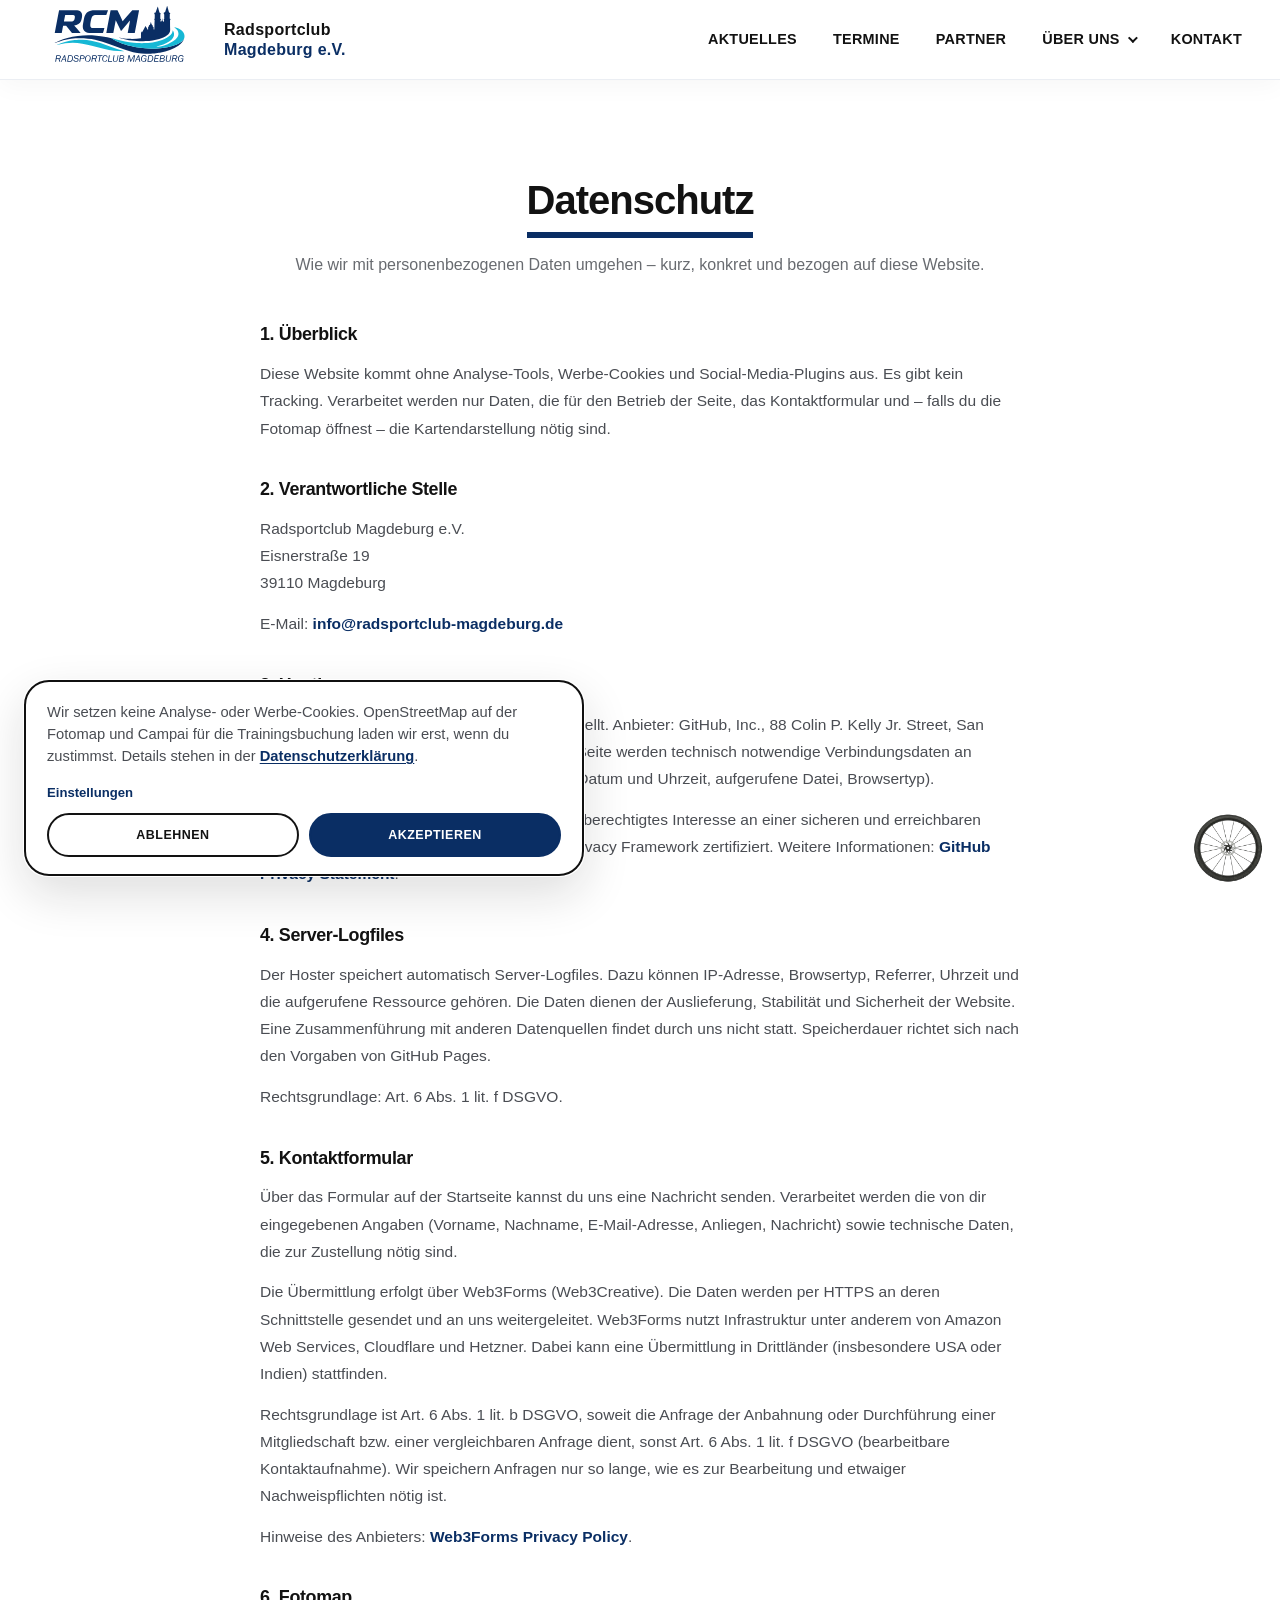
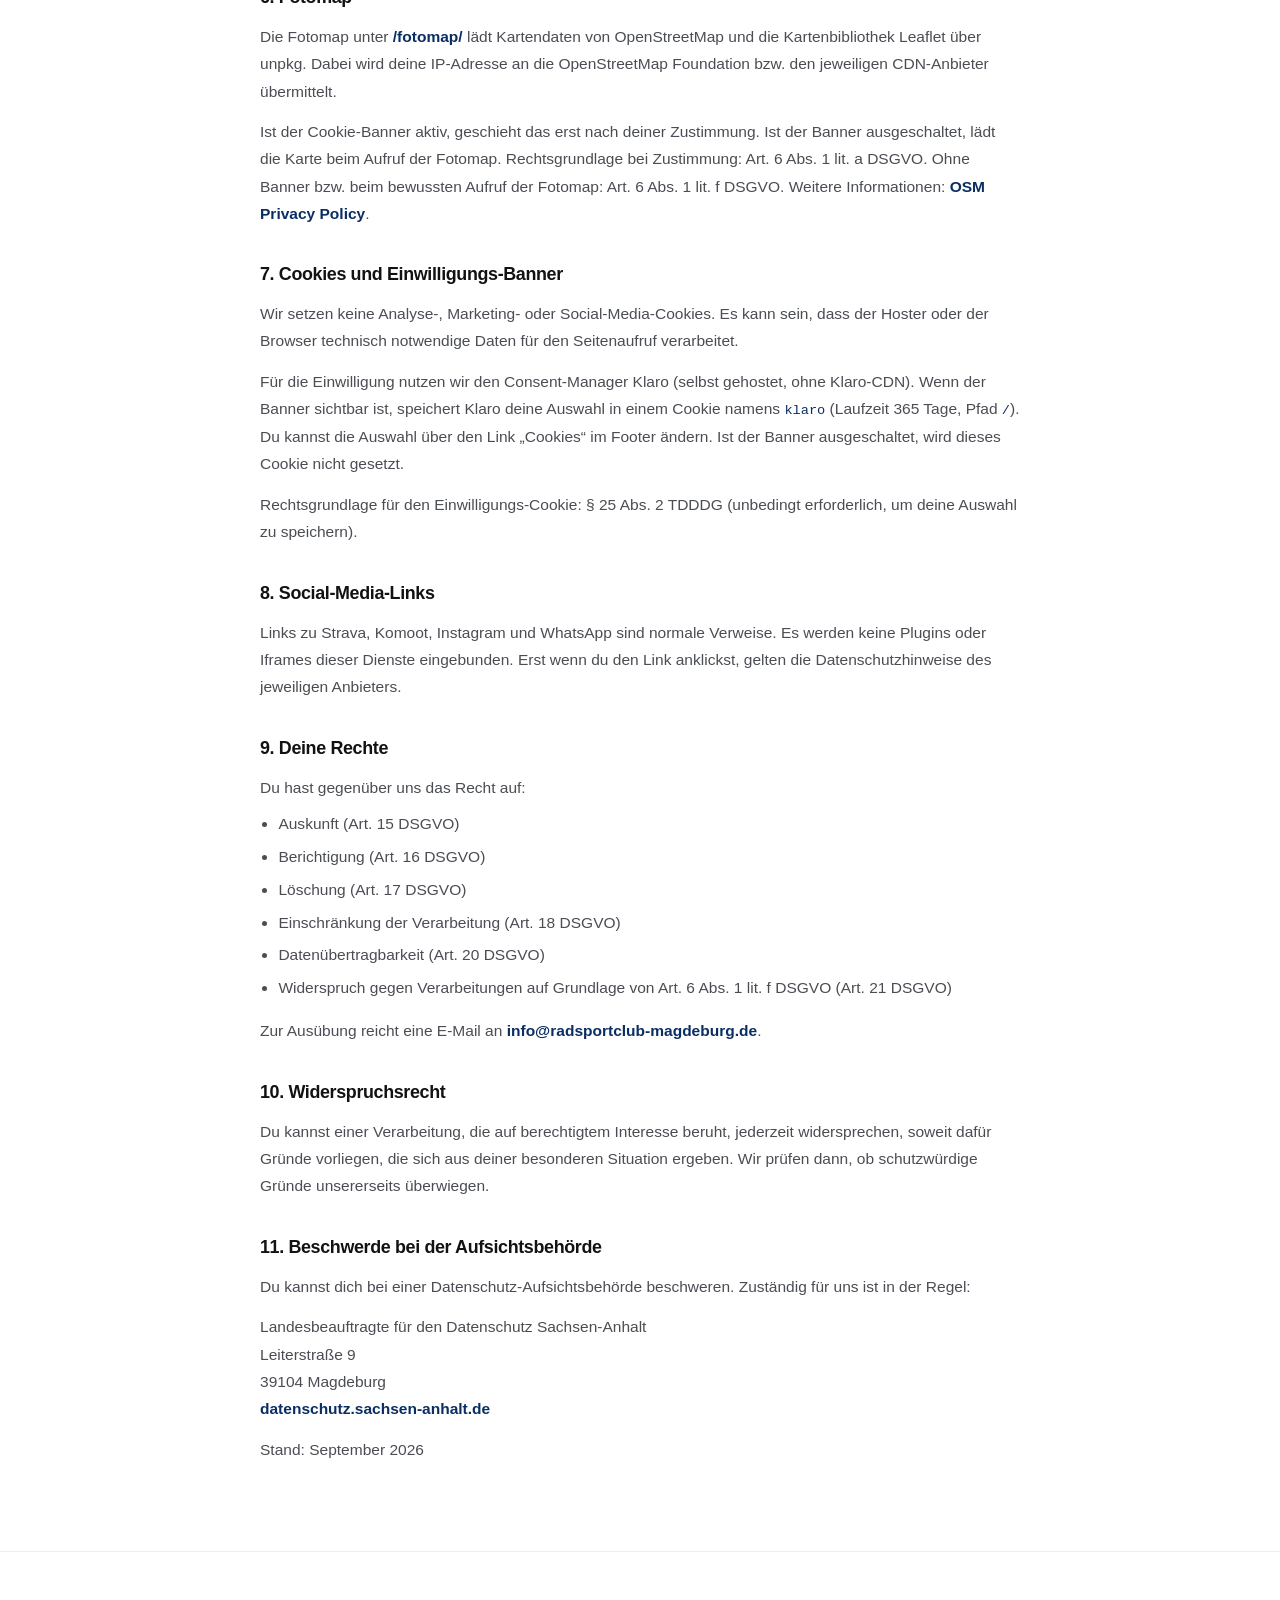
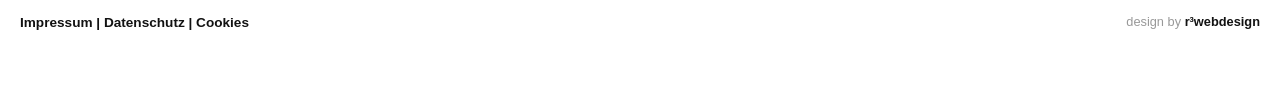
<file: Datenschutz/index.html>
<!DOCTYPE html>
<html lang="de">
<head>
    <meta charset="UTF-8">
    <meta name="viewport" content="width=device-width, initial-scale=1.0, viewport-fit=cover">
    <meta name="description" content="Datenschutzerklärung des Radsportclub Magdeburg e.V.">
    <title>Datenschutz | Radsportclub Magdeburg e.V.</title>
    <link rel="stylesheet" href="../style.css">
    <link rel="icon" type="image/x-icon" href="../img/favicon/favicon.ico">
    <link rel="icon" type="image/png" sizes="32x32" href="../img/favicon/favicon-32x32.png">
    <link rel="icon" type="image/png" sizes="16x16" href="../img/favicon/favicon-16x16.png">
    <link rel="apple-touch-icon" sizes="180x180" href="../img/favicon/apple-touch-icon.png">
    <link rel="manifest" href="../img/favicon/site.webmanifest">
</head>
<body>
    <div id="scroll-wheel" aria-hidden="true">
        <img src="../img/felge.png" alt="" id="rim-image">
    </div>

    <header class="main-header">
        <div class="header-container">
            <div class="logo">
                <a href="../index.html" aria-label="Zur Startseite">
                    <img src="../img/logo.svg" alt="Radsportclub Magdeburg e.V." class="header-logo">
                    <span class="logo-text">
                        Radsportclub<br>
                        <span class="logo-kicker">Magdeburg e.V.</span>
                    </span>
                </a>
            </div>

            <button class="menu-trigger" id="menu-trigger" type="button" aria-label="Menü öffnen" aria-controls="main-nav" aria-expanded="false">
                <span></span>
                <span></span>
            </button>

            <nav class="main-nav" id="main-nav" aria-label="Hauptnavigation">
                <ul>
                    <li><a href="../index.html#aktuelles">Aktuelles</a></li>
                    <li><a href="../index.html#events">Termine</a></li>
                    <li><a href="../Sponsoren/">Partner</a></li>
                    <li class="has-submenu">
                        <a href="../index.html#about" class="nav-parent" aria-haspopup="true">
                            <span>Über uns</span>
                            <span class="nav-chevron" aria-hidden="true"></span>
                        </a>
                        <ul class="submenu">
                            <li><a href="../index.html#about">Unsere Philosophie</a></li>
                            <li><a href="../ueber-uns/geschichte.html">Vereinsgeschichte</a></li>
                            <li><a href="../ueber-uns/dokumente.html">Dokumente</a></li>
                        </ul>
                    </li>
                    <li><a href="../index.html#contact">Kontakt</a></li>
                </ul>
            </nav>
        </div>
    </header>

    <main class="page-main">
        <section class="section">
            <div class="section-heading">
                <h1 class="section-title">Datenschutz</h1>
                <p class="section-intro">Wie wir mit personenbezogenen Daten umgehen – kurz, konkret und bezogen auf diese Website.</p>
            </div>

            <div class="legal-page">
                <h2>1. Überblick</h2>
                <p>
                    Diese Website kommt ohne Analyse-Tools, Werbe-Cookies und Social-Media-Plugins aus.
                    Es gibt kein Tracking. Verarbeitet werden nur Daten, die für den Betrieb der Seite,
                    das Kontaktformular und – falls du die Fotomap öffnest – die Kartendarstellung nötig sind.
                </p>

                <h2>2. Verantwortliche Stelle</h2>
                <p>
                    Radsportclub Magdeburg e.V.<br>
                    Eisnerstraße 19<br>
                    39110 Magdeburg
                </p>
                <p>
                    E-Mail: <a href="mailto:info@radsportclub-magdeburg.de?subject=Datenschutzanfrage">info@radsportclub-magdeburg.de</a>
                </p>

                <h2>3. Hosting</h2>
                <p>
                    Die Website wird über GitHub Pages bereitgestellt.
                    Anbieter: GitHub, Inc., 88 Colin P. Kelly Jr. Street, San Francisco, CA 94107, USA.
                    Beim Aufruf einer Seite werden technisch notwendige Verbindungsdaten an GitHub übermittelt
                    (insbesondere IP-Adresse, Datum und Uhrzeit, aufgerufene Datei, Browsertyp).
                </p>
                <p>
                    Rechtsgrundlage ist Art. 6 Abs. 1 lit. f DSGVO (berechtigtes Interesse an einer
                    sicheren und erreichbaren Website). GitHub ist unter dem EU-US Data Privacy Framework zertifiziert.
                    Weitere Informationen: <a href="https://docs.github.com/en/site-policy/privacy-policies/github-privacy-statement" target="_blank" rel="noopener noreferrer">GitHub Privacy Statement</a>.
                </p>

                <h2>4. Server-Logfiles</h2>
                <p>
                    Der Hoster speichert automatisch Server-Logfiles. Dazu können IP-Adresse, Browsertyp,
                    Referrer, Uhrzeit und die aufgerufene Ressource gehören. Die Daten dienen der Auslieferung,
                    Stabilität und Sicherheit der Website. Eine Zusammenführung mit anderen Datenquellen
                    findet durch uns nicht statt. Speicherdauer richtet sich nach den Vorgaben von GitHub Pages.
                </p>
                <p>Rechtsgrundlage: Art. 6 Abs. 1 lit. f DSGVO.</p>

                <h2>5. Kontaktformular</h2>
                <p>
                    Über das Formular auf der Startseite kannst du uns eine Nachricht senden.
                    Verarbeitet werden die von dir eingegebenen Angaben (Vorname, Nachname, E-Mail-Adresse,
                    Anliegen, Nachricht) sowie technische Daten, die zur Zustellung nötig sind.
                </p>
                <p>
                    Die Übermittlung erfolgt über Web3Forms (Web3Creative). Die Daten werden per HTTPS
                    an deren Schnittstelle gesendet und an uns weitergeleitet. Web3Forms nutzt Infrastruktur
                    unter anderem von Amazon Web Services, Cloudflare und Hetzner. Dabei kann eine Übermittlung
                    in Drittländer (insbesondere USA oder Indien) stattfinden.
                </p>
                <p>
                    Rechtsgrundlage ist Art. 6 Abs. 1 lit. b DSGVO, soweit die Anfrage der Anbahnung
                    oder Durchführung einer Mitgliedschaft bzw. einer vergleichbaren Anfrage dient,
                    sonst Art. 6 Abs. 1 lit. f DSGVO (bearbeitbare Kontaktaufnahme).
                    Wir speichern Anfragen nur so lange, wie es zur Bearbeitung und etwaiger
                    Nachweispflichten nötig ist.
                </p>
                <p>
                    Hinweise des Anbieters: <a href="https://web3forms.com/privacy" target="_blank" rel="noopener noreferrer">Web3Forms Privacy Policy</a>.
                </p>

                <h2>6. Fotomap</h2>
                <p>
                    Die Fotomap unter <a href="../fotomap/">/fotomap/</a> lädt Kartendaten von OpenStreetMap
                    und die Kartenbibliothek Leaflet über unpkg. Dabei wird deine IP-Adresse an
                    die OpenStreetMap Foundation bzw. den jeweiligen CDN-Anbieter übermittelt.
                </p>
                <p>
                    Ist der Cookie-Banner aktiv, geschieht das erst nach deiner Zustimmung.
                    Ist der Banner ausgeschaltet, lädt die Karte beim Aufruf der Fotomap.
                    Rechtsgrundlage bei Zustimmung: Art. 6 Abs. 1 lit. a DSGVO.
                    Ohne Banner bzw. beim bewussten Aufruf der Fotomap: Art. 6 Abs. 1 lit. f DSGVO.
                    Weitere Informationen: <a href="https://wiki.osmfoundation.org/wiki/Privacy_Policy" target="_blank" rel="noopener noreferrer">OSM Privacy Policy</a>.
                </p>

                <h2>7. Cookies und Einwilligungs-Banner</h2>
                <p>
                    Wir setzen keine Analyse-, Marketing- oder Social-Media-Cookies.
                    Es kann sein, dass der Hoster oder der Browser technisch notwendige Daten
                    für den Seitenaufruf verarbeitet.
                </p>
                <p>
                    Für die Einwilligung nutzen wir den Consent-Manager Klaro (selbst gehostet,
                    ohne Klaro-CDN). Wenn der Banner sichtbar ist, speichert Klaro deine Auswahl
                    in einem Cookie namens <code>klaro</code> (Laufzeit 365 Tage, Pfad <code>/</code>).
                    Du kannst die Auswahl über den Link „Cookies“ im Footer ändern.
                    Ist der Banner ausgeschaltet, wird dieses Cookie nicht gesetzt.
                </p>
                <p>
                    Rechtsgrundlage für den Einwilligungs-Cookie: § 25 Abs. 2 TDDDG
                    (unbedingt erforderlich, um deine Auswahl zu speichern).
                </p>

                <h2>8. Social-Media-Links</h2>
                <p>
                    Links zu Strava, Komoot, Instagram und WhatsApp sind normale Verweise.
                    Es werden keine Plugins oder Iframes dieser Dienste eingebunden.
                    Erst wenn du den Link anklickst, gelten die Datenschutzhinweise des jeweiligen Anbieters.
                </p>

                <h2>9. Deine Rechte</h2>
                <p>Du hast gegenüber uns das Recht auf:</p>
                <ul>
                    <li>Auskunft (Art. 15 DSGVO)</li>
                    <li>Berichtigung (Art. 16 DSGVO)</li>
                    <li>Löschung (Art. 17 DSGVO)</li>
                    <li>Einschränkung der Verarbeitung (Art. 18 DSGVO)</li>
                    <li>Datenübertragbarkeit (Art. 20 DSGVO)</li>
                    <li>Widerspruch gegen Verarbeitungen auf Grundlage von Art. 6 Abs. 1 lit. f DSGVO (Art. 21 DSGVO)</li>
                </ul>
                <p>
                    Zur Ausübung reicht eine E-Mail an
                    <a href="mailto:info@radsportclub-magdeburg.de?subject=Datenschutzanfrage">info@radsportclub-magdeburg.de</a>.
                </p>

                <h2>10. Widerspruchsrecht</h2>
                <p>
                    Du kannst einer Verarbeitung, die auf berechtigtem Interesse beruht, jederzeit widersprechen,
                    soweit dafür Gründe vorliegen, die sich aus deiner besonderen Situation ergeben.
                    Wir prüfen dann, ob schutzwürdige Gründe unsererseits überwiegen.
                </p>

                <h2>11. Beschwerde bei der Aufsichtsbehörde</h2>
                <p>
                    Du kannst dich bei einer Datenschutz-Aufsichtsbehörde beschweren.
                    Zuständig für uns ist in der Regel:
                </p>
                <p>
                    Landesbeauftragte für den Datenschutz Sachsen-Anhalt<br>
                    Leiterstraße 9<br>
                    39104 Magdeburg<br>
                    <a href="https://datenschutz.sachsen-anhalt.de/" target="_blank" rel="noopener noreferrer">datenschutz.sachsen-anhalt.de</a>
                </p>

                <p class="legal-meta">Stand: September 2026</p>
            </div>
        </section>
    </main>

    <footer class="main-footer">
        <div class="footer-wrap">
            <div class="footer-links">
                <a href="../Impressum/">Impressum</a>
                <span class="pipe">|</span>
                <a href="./">Datenschutz</a>
            </div>
            <div class="footer-credit">
                design by <a href="https://r3webdesign.de/projekte/radsportclub-magdeburg/" target="_blank" rel="noopener">r³webdesign</a>
            </div>
        </div>
    </footer>

    <script src="../consent.js"></script>
    <script src="../script.js"></script>
</body>
</html>
</file>
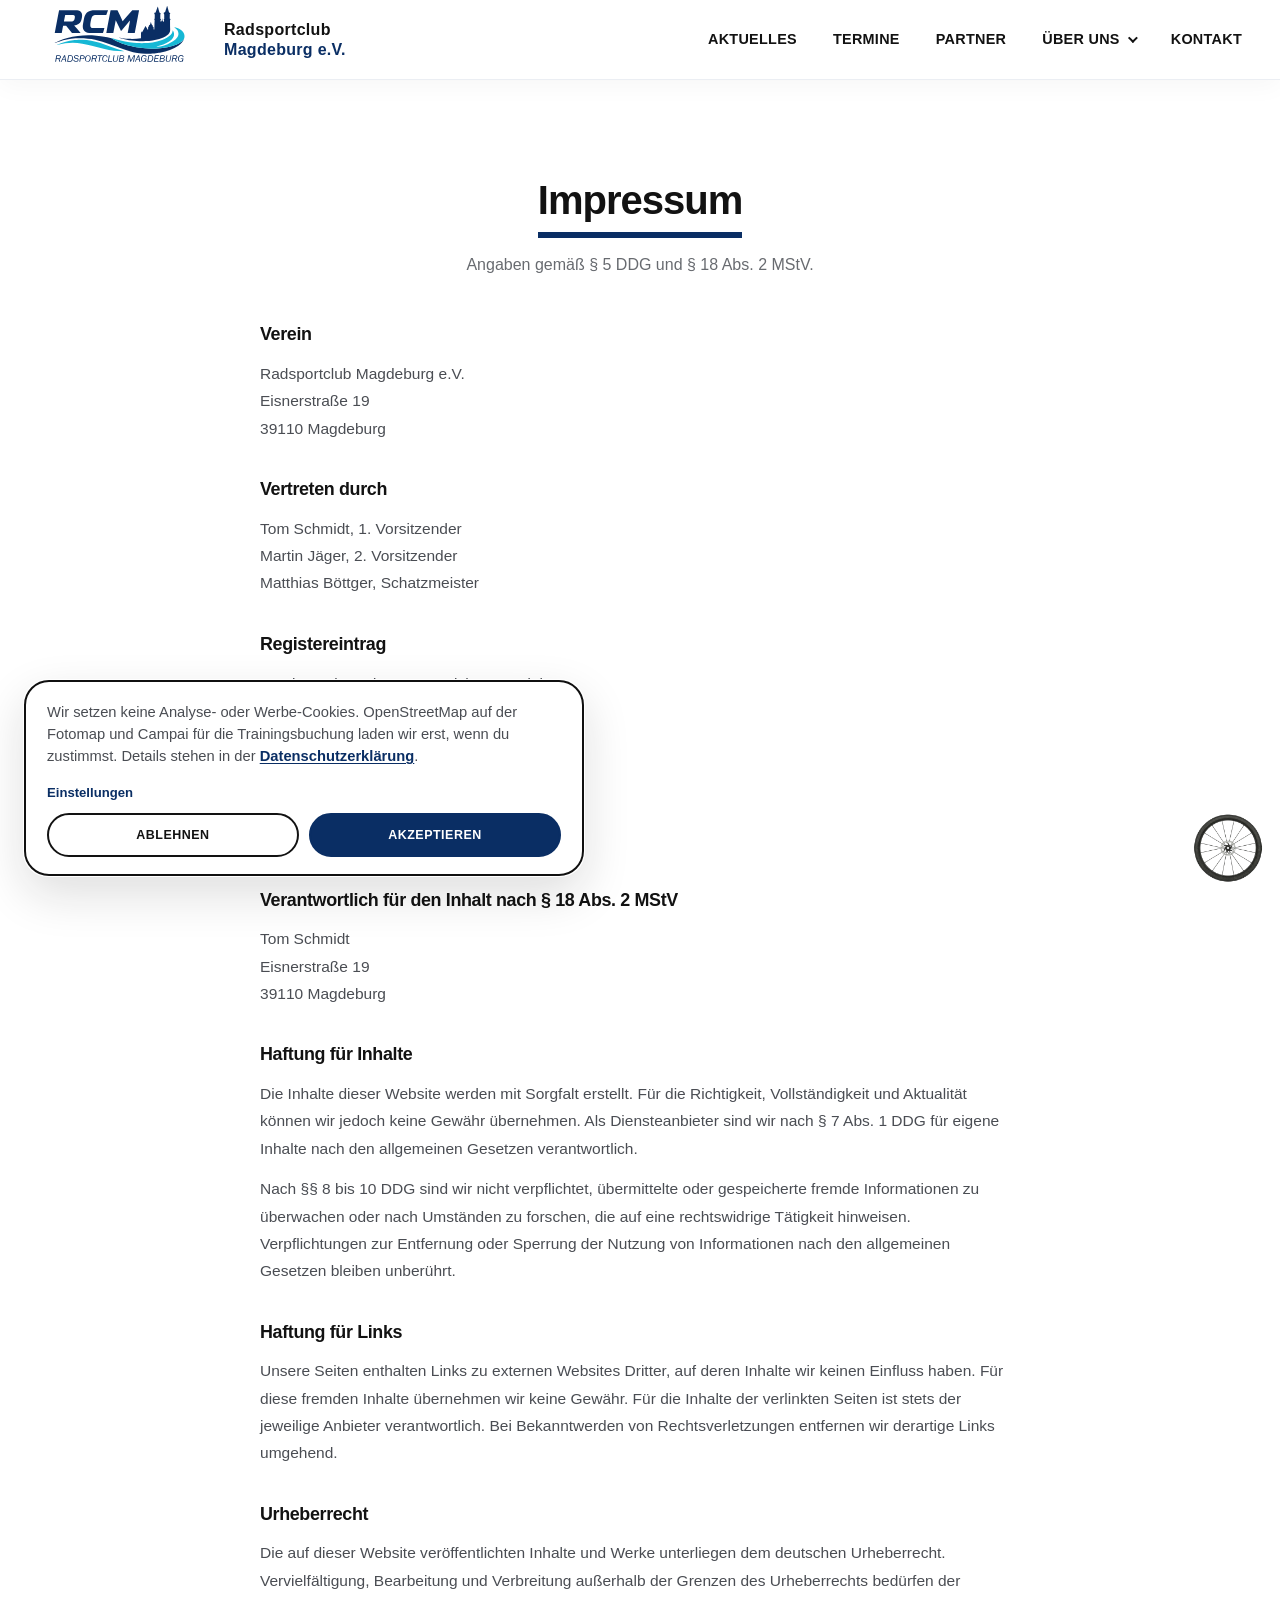
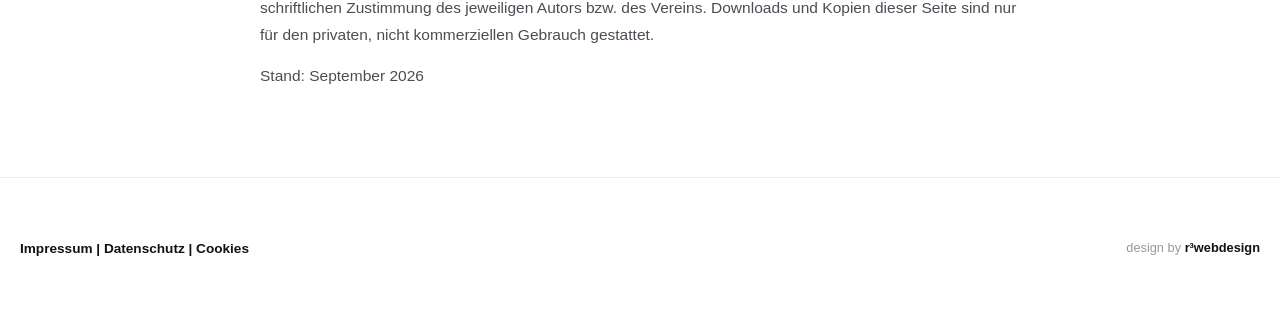
<file: Impressum/index.html>
<!DOCTYPE html>
<html lang="de">
<head>
    <meta charset="UTF-8">
    <meta name="viewport" content="width=device-width, initial-scale=1.0, viewport-fit=cover">
    <meta name="description" content="Impressum des Radsportclub Magdeburg e.V.">
    <title>Impressum | Radsportclub Magdeburg e.V.</title>
    <link rel="stylesheet" href="../style.css">
    <link rel="icon" type="image/x-icon" href="../img/favicon/favicon.ico">
    <link rel="icon" type="image/png" sizes="32x32" href="../img/favicon/favicon-32x32.png">
    <link rel="icon" type="image/png" sizes="16x16" href="../img/favicon/favicon-16x16.png">
    <link rel="apple-touch-icon" sizes="180x180" href="../img/favicon/apple-touch-icon.png">
    <link rel="manifest" href="../img/favicon/site.webmanifest">
</head>
<body>
    <div id="scroll-wheel" aria-hidden="true">
        <img src="../img/felge.png" alt="" id="rim-image">
    </div>

    <header class="main-header">
        <div class="header-container">
            <div class="logo">
                <a href="../index.html" aria-label="Zur Startseite">
                    <img src="../img/logo.svg" alt="Radsportclub Magdeburg e.V." class="header-logo">
                    <span class="logo-text">
                        Radsportclub<br>
                        <span class="logo-kicker">Magdeburg e.V.</span>
                    </span>
                </a>
            </div>

            <button class="menu-trigger" id="menu-trigger" type="button" aria-label="Menü öffnen" aria-controls="main-nav" aria-expanded="false">
                <span></span>
                <span></span>
            </button>

            <nav class="main-nav" id="main-nav" aria-label="Hauptnavigation">
                <ul>
                    <li><a href="../index.html#aktuelles">Aktuelles</a></li>
                    <li><a href="../index.html#events">Termine</a></li>
                    <li><a href="../Sponsoren/">Partner</a></li>
                    <li class="has-submenu">
                        <a href="../index.html#about" class="nav-parent" aria-haspopup="true">
                            <span>Über uns</span>
                            <span class="nav-chevron" aria-hidden="true"></span>
                        </a>
                        <ul class="submenu">
                            <li><a href="../index.html#about">Unsere Philosophie</a></li>
                            <li><a href="../ueber-uns/geschichte.html">Vereinsgeschichte</a></li>
                            <li><a href="../ueber-uns/dokumente.html">Dokumente</a></li>
                        </ul>
                    </li>
                    <li><a href="../index.html#contact">Kontakt</a></li>
                </ul>
            </nav>
        </div>
    </header>

    <main class="page-main">
        <section class="section">
            <div class="section-heading">
                <h1 class="section-title">Impressum</h1>
                <p class="section-intro">Angaben gemäß § 5 DDG und § 18 Abs. 2 MStV.</p>
            </div>

            <div class="legal-page">
                <h2>Verein</h2>
                <p>
                    Radsportclub Magdeburg e.V.<br>
                    Eisnerstraße 19<br>
                    39110 Magdeburg
                </p>

                <h2>Vertreten durch</h2>
                <p>
                    Tom Schmidt, 1. Vorsitzender<br>
                    Martin Jäger, 2. Vorsitzender<br>
                    Matthias Böttger, Schatzmeister
                </p>

                <h2>Registereintrag</h2>
                <p>
                    Vereinsregister des Amtsgerichts Stendal<br>
                    Registernummer: VR 7430
                </p>

                <h2>Kontakt</h2>
                <p>
                    Telefon: <a href="tel:+4917634327781">+49 176 34327781</a><br>
                    E-Mail: <a href="mailto:info@radsportclub-magdeburg.de">info@radsportclub-magdeburg.de</a>
                </p>

                <h2>Verantwortlich für den Inhalt nach § 18 Abs. 2 MStV</h2>
                <p>
                    Tom Schmidt<br>
                    Eisnerstraße 19<br>
                    39110 Magdeburg
                </p>

                <h2>Haftung für Inhalte</h2>
                <p>
                    Die Inhalte dieser Website werden mit Sorgfalt erstellt. Für die Richtigkeit,
                    Vollständigkeit und Aktualität können wir jedoch keine Gewähr übernehmen.
                    Als Diensteanbieter sind wir nach § 7 Abs. 1 DDG für eigene Inhalte nach den
                    allgemeinen Gesetzen verantwortlich.
                </p>
                <p>
                    Nach §§ 8 bis 10 DDG sind wir nicht verpflichtet, übermittelte oder gespeicherte
                    fremde Informationen zu überwachen oder nach Umständen zu forschen, die auf eine
                    rechtswidrige Tätigkeit hinweisen. Verpflichtungen zur Entfernung oder Sperrung
                    der Nutzung von Informationen nach den allgemeinen Gesetzen bleiben unberührt.
                </p>

                <h2>Haftung für Links</h2>
                <p>
                    Unsere Seiten enthalten Links zu externen Websites Dritter, auf deren Inhalte
                    wir keinen Einfluss haben. Für diese fremden Inhalte übernehmen wir keine Gewähr.
                    Für die Inhalte der verlinkten Seiten ist stets der jeweilige Anbieter verantwortlich.
                    Bei Bekanntwerden von Rechtsverletzungen entfernen wir derartige Links umgehend.
                </p>

                <h2>Urheberrecht</h2>
                <p>
                    Die auf dieser Website veröffentlichten Inhalte und Werke unterliegen dem deutschen
                    Urheberrecht. Vervielfältigung, Bearbeitung und Verbreitung außerhalb der Grenzen
                    des Urheberrechts bedürfen der schriftlichen Zustimmung des jeweiligen Autors
                    bzw. des Vereins. Downloads und Kopien dieser Seite sind nur für den privaten,
                    nicht kommerziellen Gebrauch gestattet.
                </p>

                <p class="legal-meta">Stand: September 2026</p>
            </div>
        </section>
    </main>

    <footer class="main-footer">
        <div class="footer-wrap">
            <div class="footer-links">
                <a href="./">Impressum</a>
                <span class="pipe">|</span>
                <a href="../Datenschutz/">Datenschutz</a>
            </div>
            <div class="footer-credit">
                design by <a href="https://r3webdesign.de/projekte/radsportclub-magdeburg/" target="_blank" rel="noopener">r³webdesign</a>
            </div>
        </div>
    </footer>

    <script src="../consent.js"></script>
    <script src="../script.js"></script>
</body>
</html>
</file>
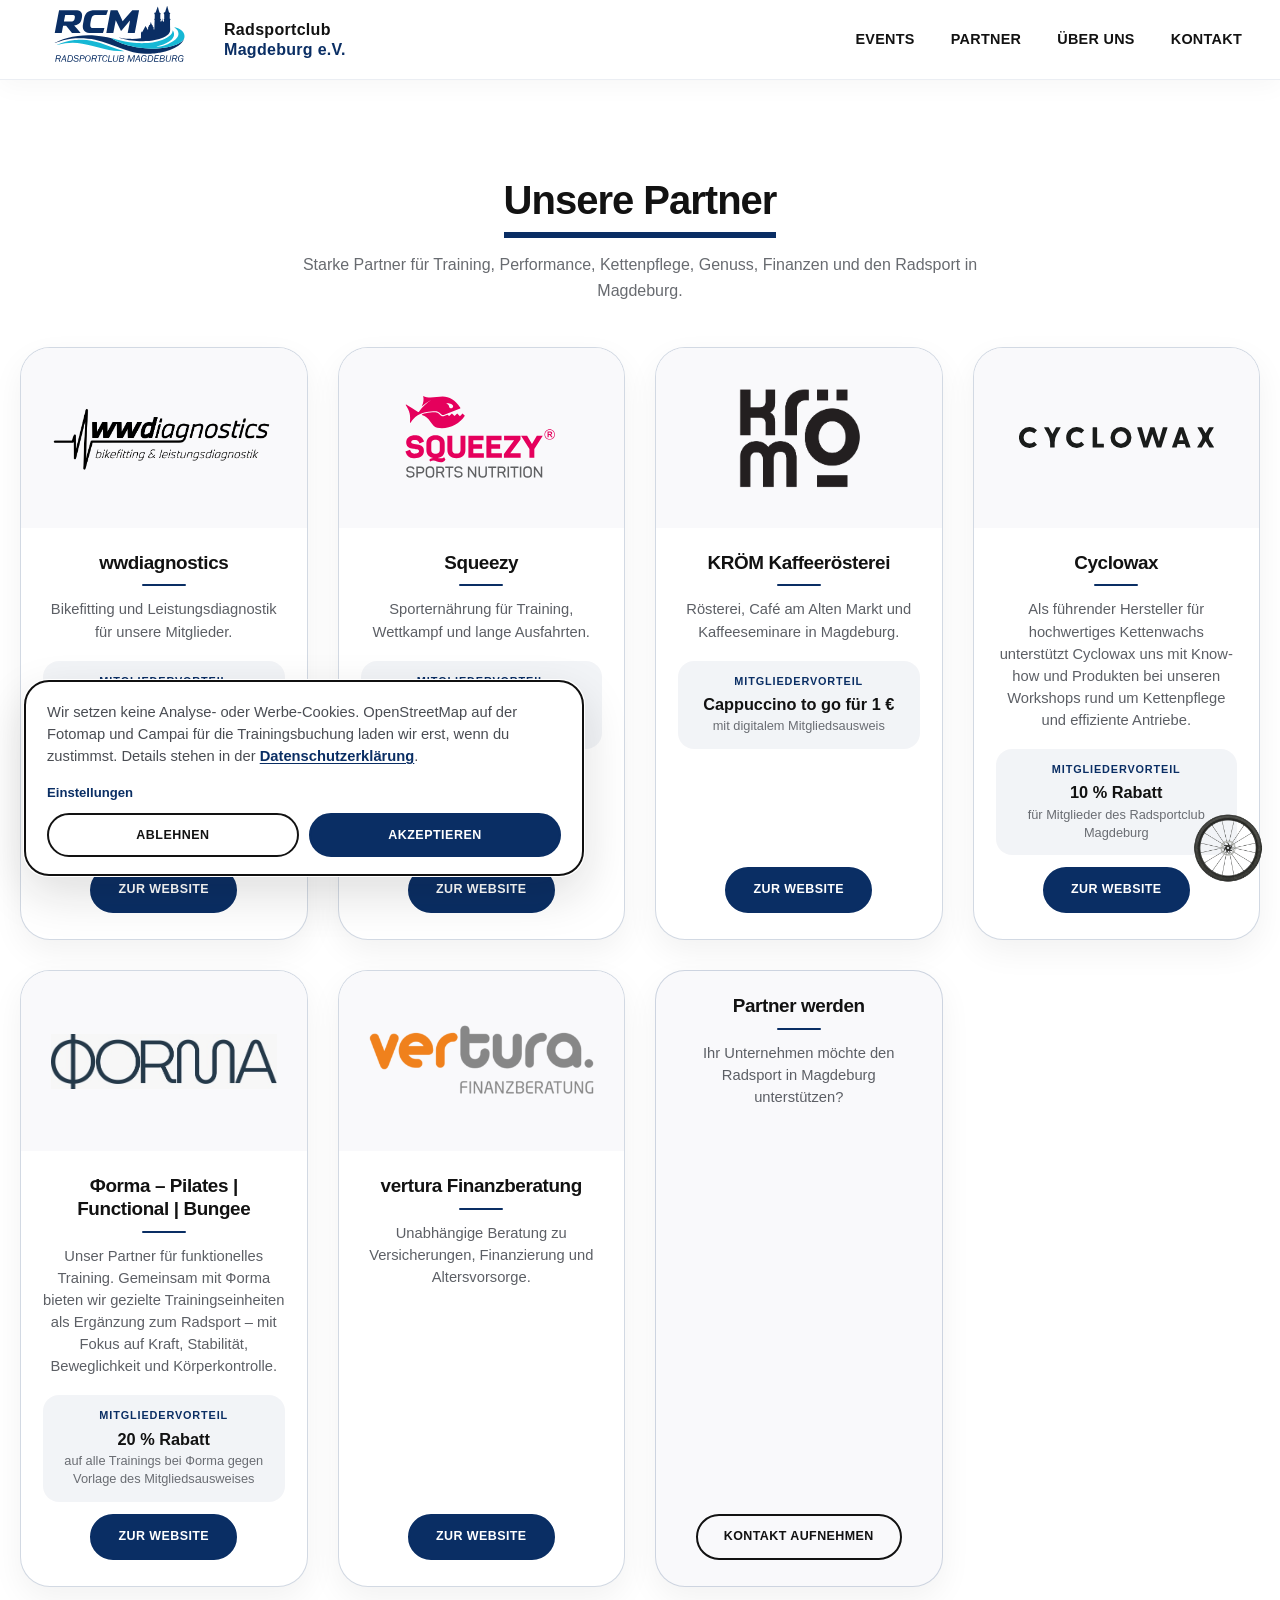
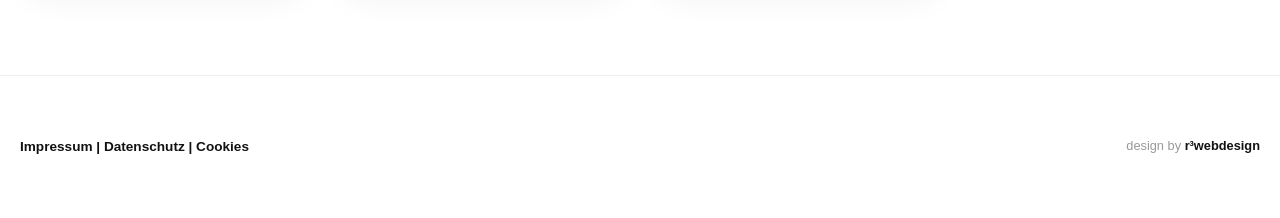
<file: Sponsoren/index.html>
<!DOCTYPE html>
<html lang="de">
<head>
    <meta charset="UTF-8">
    <meta name="viewport" content="width=device-width, initial-scale=1.0, viewport-fit=cover">
    <title>Partner | Radsportclub Magdeburg e.V.</title>
    <link rel="stylesheet" href="../style.css">

    <link rel="icon" type="image/x-icon" href="../img/favicon/favicon.ico">
    <link rel="icon" type="image/png" sizes="32x32" href="../img/favicon/favicon-32x32.png">
    <link rel="icon" type="image/png" sizes="16x16" href="../img/favicon/favicon-16x16.png">
    <link rel="apple-touch-icon" sizes="180x180" href="../img/favicon/apple-touch-icon.png">
    <link rel="manifest" href="../img/favicon/site.webmanifest">
</head>

<body>
    <div id="scroll-wheel" aria-hidden="true">
        <img src="../img/felge.png" alt="Rad" id="rim-image">
    </div>

    <header class="main-header">
        <div class="header-container">
            <div class="logo">
                <a href="../index.html">
                    <img src="../img/logo.svg" alt="Radsportclub Magdeburg e.V." class="header-logo">
                    <span class="logo-text">
                        Radsportclub<br>
                        <span class="logo-kicker">Magdeburg e.V.</span>
                    </span>
                </a>
            </div>

            <button class="menu-trigger" id="menu-trigger" aria-label="Menü öffnen" aria-controls="main-nav" aria-expanded="false">
                <span></span>
                <span></span>
            </button>

            <nav class="main-nav" id="main-nav">
                <ul>
                    <li><a href="../index.html#events">Events</a></li>
                    <li><a href="./" aria-current="page">Partner</a></li>

                    <li class="has-submenu">
                        <a href="#">Über uns</a>
                        <ul class="submenu">
                            <li><a href="../ueber-uns/geschichte.html">Vereinsgeschichte</a></li>
                            <li><a href="../ueber-uns/dokumente.html">Dokumente</a></li>
                        </ul>
                    </li>

                    <li><a href="../index.html#contact">Kontakt</a></li>
                </ul>
            </nav>
        </div>
    </header>

    <main class="page-main">
        <section class="section reveal" aria-labelledby="partner-page-title">
            <div class="section-heading">
                <h1 class="section-title" id="partner-page-title">Unsere Partner</h1>
                <p class="section-intro">
                    Starke Partner für Training, Performance, Kettenpflege, Genuss, Finanzen und den Radsport in Magdeburg.
                </p>
            </div>

            <div class="sponsors-grid">

                <!-- wwdiagnostics -->
                <div class="sponsor-card">
                    <div class="sponsor-card-image">
                        <a href="https://www.wwdiagnostics.de/" target="_blank" rel="noopener noreferrer">
                            <img src="../img/ww.png" alt="Logo von wwdiagnostics" loading="lazy" decoding="async">
                        </a>
                    </div>

                    <div class="sponsor-card-content">
                        <h3>wwdiagnostics</h3>
                        <p class="partner-copy">
                            Bikefitting und Leistungsdiagnostik für unsere Mitglieder.
                        </p>
                        <div class="partner-perk">
                            <span class="partner-perk-label">Mitgliedervorteil</span>
                            <strong>20 % Rabatt</strong>
                            <span>auf Bikefitting und Leistungsdiagnostik mit digitalem Ausweis</span>
                        </div>
                        <a class="btn btn-primary" href="https://www.wwdiagnostics.de/" target="_blank" rel="noopener noreferrer">
                            Zur Website
                        </a>
                    </div>
                </div>


                <!-- Squeezy -->
                <div class="sponsor-card">
                    <div class="sponsor-card-image">
                        <a href="https://www.squeezy.de/aff/59/" target="_blank" rel="noopener noreferrer">
                            <img src="../img/SQ.svg" alt="Logo von Squeezy" loading="lazy" decoding="async">
                        </a>
                    </div>

                    <div class="sponsor-card-content">
                        <h3>Squeezy</h3>
                        <p class="partner-copy">
                            Sporternährung für Training, Wettkampf und lange Ausfahrten.
                        </p>
                        <div class="partner-perk">
                            <span class="partner-perk-label">Mitgliedervorteil</span>
                            <strong>20 % Rabatt</strong>
                            <span>mit dem Code RCM20</span>
                        </div>
                        <a class="btn btn-primary" href="https://www.squeezy.de/" target="_blank" rel="noopener noreferrer">
                            Zur Website
                        </a>
                    </div>
                </div>


                <!-- KRÖM -->
                <div class="sponsor-card">
                    <div class="sponsor-card-image">
                        <a href="https://www.kaffeeroesterei-magdeburg.de/" target="_blank" rel="noopener noreferrer">
                            <img src="../img/KROM_logo.png" alt="Logo der KRÖM Kaffeerösterei Magdeburg" loading="lazy" decoding="async">
                        </a>
                    </div>

                    <div class="sponsor-card-content">
                        <h3>KRÖM Kaffeerösterei</h3>
                        <p class="partner-copy">
                            Rösterei, Café am Alten Markt und Kaffeeseminare in Magdeburg.
                        </p>
                        <div class="partner-perk">
                            <span class="partner-perk-label">Mitgliedervorteil</span>
                            <strong>Cappuccino to go für 1 €</strong>
                            <span>mit digitalem Mitgliedsausweis</span>
                        </div>
                        <a class="btn btn-primary" href="https://www.kaffeeroesterei-magdeburg.de/" target="_blank" rel="noopener noreferrer">
                            Zur Website
                        </a>
                    </div>
                </div>


                <!-- Cyclowax -->
                <div class="sponsor-card">
                    <div class="sponsor-card-image">
                        <a href="https://www.cyclowax.com/de-de" target="_blank" rel="noopener noreferrer">
                            <img src="../img/cyclowax.svg" alt="Logo von Cyclowax" loading="lazy" decoding="async">
                        </a>
                    </div>

                    <div class="sponsor-card-content">
                        <h3>Cyclowax</h3>
                        <p class="partner-copy">
                            Als führender Hersteller für hochwertiges Kettenwachs unterstützt Cyclowax
                            uns mit Know-how und Produkten bei unseren Workshops rund um Kettenpflege
                            und effiziente Antriebe.
                        </p>
                        <div class="partner-perk">
                            <span class="partner-perk-label">Mitgliedervorteil</span>
                            <strong>10 % Rabatt</strong>
                            <span>für Mitglieder des Radsportclub Magdeburg</span>
                        </div>
                        <a class="btn btn-primary" href="https://www.cyclowax.com/de-de" target="_blank" rel="noopener noreferrer">
                            Zur Website
                        </a>
                    </div>
                </div>


                <!-- Фorma -->
                <div class="sponsor-card">
                    <div class="sponsor-card-image">
                        <a href="https://formastudio.club/" target="_blank" rel="noopener noreferrer">
                            <img src="../img/formastudio.jpeg" alt="Logo von Фorma – Pilates, Functional und Bungee" loading="lazy" decoding="async">
                        </a>
                    </div>

                    <div class="sponsor-card-content">
                        <h3>Фorma – Pilates | Functional | Bungee</h3>
                        <p class="partner-copy">
                            Unser Partner für funktionelles Training. Gemeinsam mit Фorma bieten wir
                            gezielte Trainingseinheiten als Ergänzung zum Radsport – mit Fokus auf
                            Kraft, Stabilität, Beweglichkeit und Körperkontrolle.
                        </p>
                        <div class="partner-perk">
                            <span class="partner-perk-label">Mitgliedervorteil</span>
                            <strong>20 % Rabatt</strong>
                            <span>auf alle Trainings bei Фorma gegen Vorlage des Mitgliedsausweises</span>
                        </div>
                        <a class="btn btn-primary" href="https://formastudio.club/" target="_blank" rel="noopener noreferrer">
                            Zur Website
                        </a>
                    </div>
                </div>


                <!-- vertura -->
                <div class="sponsor-card">
                    <div class="sponsor-card-image">
                        <a href="https://vertura.de/" target="_blank" rel="noopener noreferrer">
                            <img src="../img/vertura_finanzberatung.png" alt="Logo der vertura Finanzberatung GmbH" loading="lazy" decoding="async">
                        </a>
                    </div>

                    <div class="sponsor-card-content">
                        <h3>vertura Finanzberatung</h3>
                        <p class="partner-copy">
                            Unabhängige Beratung zu Versicherungen, Finanzierung und Altersvorsorge.
                        </p>
                        <a class="btn btn-primary" href="https://vertura.de/" target="_blank" rel="noopener noreferrer">
                            Zur Website
                        </a>
                    </div>
                </div>


                <!-- Partner werden -->
                <div class="sponsor-card sponsor-card-empty">
                    <div class="sponsor-card-content">
                        <h3>Partner werden</h3>
                        <p class="partner-copy">
                            Ihr Unternehmen möchte den Radsport in Magdeburg unterstützen?
                        </p>
                        <a class="btn btn-secondary" href="../index.html#contact">
                            Kontakt aufnehmen
                        </a>
                    </div>
                </div>

            </div>
        </section>
    </main>

    <footer class="main-footer">
        <div class="footer-wrap">
            <div class="footer-links">
                <a href="../Impressum/">Impressum</a> |
                <a href="../Datenschutz/">Datenschutz</a>
            </div>

            <div class="footer-credit">
                design by
                <a href="https://r3webdesign.de/projekte/radsportclub-magdeburg/" target="_blank" rel="noopener">r³webdesign</a>
            </div>
        </div>
    </footer>

    <script src="../consent.js"></script>
    <script src="../script.js"></script>
</body>
</html>
</file>
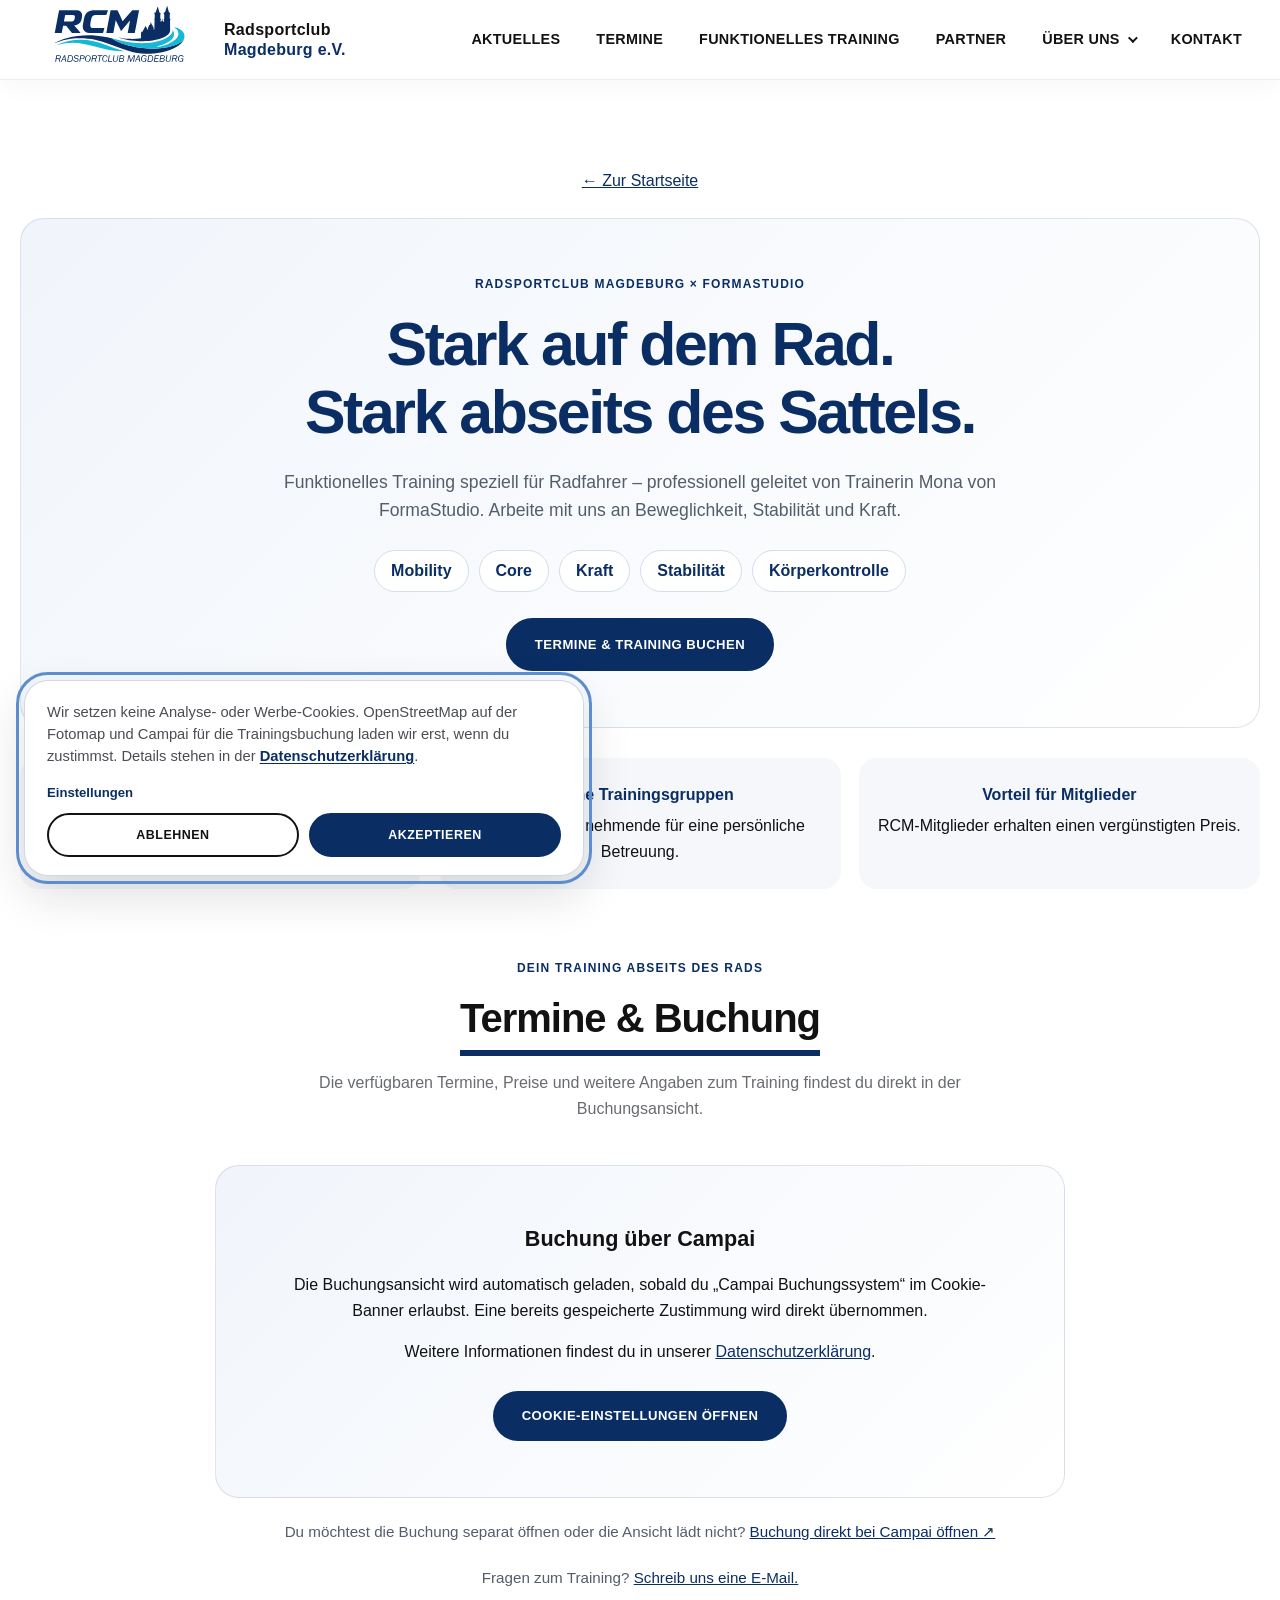
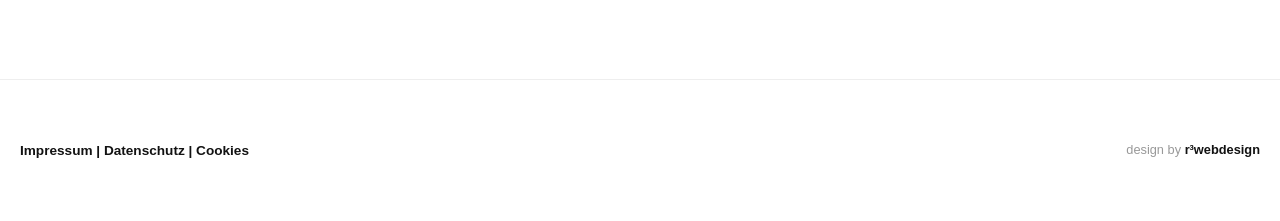
<file: training/index.html>
<!DOCTYPE html>
<html lang="de">
<head>
    <meta charset="UTF-8">
    <meta name="viewport" content="width=device-width, initial-scale=1.0, viewport-fit=cover">
    <meta name="description" content="Funktionelles Training für Radfahrer mit Trainerin Mona von FormaStudio. Mobility, Core und Kraft – Termine ansehen und beim RCM buchen.">
    <title>Funktionelles Training | Radsportclub Magdeburg e.V.</title>
    <link rel="stylesheet" href="../style.css">

    <link rel="icon" type="image/x-icon" href="../img/favicon/favicon.ico">
    <link rel="icon" type="image/png" sizes="32x32" href="../img/favicon/favicon-32x32.png">
    <link rel="icon" type="image/png" sizes="16x16" href="../img/favicon/favicon-16x16.png">
    <link rel="apple-touch-icon" sizes="180x180" href="../img/favicon/apple-touch-icon.png">
    <link rel="manifest" href="../img/favicon/site.webmanifest">
    <style>

        .rcm-training-card { padding: clamp(26px, 5vw, 56px); border: 1px solid rgba(10,46,100,.12); border-radius: 24px; background: linear-gradient(135deg, #f1f5fb, #fff); }
        .rcm-training-card .section-heading { margin-bottom: 24px; }
        .rcm-training-card p + p { margin-top: 16px; }
        .rcm-training-actions { display: flex; flex-wrap: wrap; gap: 14px; justify-content: center; margin-top: 26px; }
        .rcm-training-actions .btn { font-family: inherit; }
        @media (max-width: 600px) { .rcm-training-actions .btn { width: 100%; } }
.training-page [hidden] { display: none !important; }
        .training-page .training-intro { padding-bottom: 34px; }
        .training-page .training-intro h1 { color: var(--brand, #0a2e64); font-size: clamp(2rem, 5vw, 3.8rem); line-height: 1.12; letter-spacing: -.04em; margin: 16px auto 22px; max-width: 820px; }
        .training-page .training-lead { max-width: 720px; margin: 0 auto; font-size: 1.1rem; color: #545d6b; }
        .training-page .training-back { display: inline-block; color: var(--brand, #0a2e64); margin-bottom: 24px; }
        .training-page .training-tags { display: flex; flex-wrap: wrap; justify-content: center; gap: 10px; list-style: none; margin: 26px 0; padding: 0; }
        .training-page .training-tags li { border: 1px solid #d5deec; border-radius: 99px; padding: 7px 16px; color: var(--brand, #0a2e64); background: #fff; font-weight: 700; }
        .training-page .training-facts { display: grid; grid-template-columns: repeat(3, minmax(0, 1fr)); gap: 18px; margin: 30px 0 0; }
        .training-page .training-fact { padding: 24px 18px; background: #f5f7fb; border-radius: 18px; }
        .training-page .training-fact strong { display: block; color: var(--brand, #0a2e64); margin-bottom: 6px; }
        .training-page .training-booking { padding-top: 36px; }
        .training-page .training-consent { max-width: 850px; margin: 0 auto; }
        .training-page .training-consent h3 { font-size: 1.35rem; margin-bottom: 16px; }
        .training-page .training-consent a:not(.btn), .training-page .booking-help a { color: var(--brand, #0a2e64); text-decoration: underline; }
        .training-page .booking-help { margin: 22px auto 0; max-width: 780px; color: #545d6b; font-size: .95rem; }
        .training-page .booking-status { max-width: 960px; margin: 16px auto; text-align: center; }
        /* Breite Buchungsansicht: genug Platz für Campais mehrspaltige Termin-Karten. */
        .training-page .booking-frame {
            width: 100%;
            max-width: 1240px;
            margin-inline: auto;
        }
        .training-page .booking-frame iframe[data-campai-id] {
            display: block;
            box-sizing: border-box;
            width: 100% !important;
            max-width: 100% !important;
            min-height: 720px;
            margin: 0 auto !important;
            border: 0;
            background: #fff;
        }
        .training-page .booking-reset { background: transparent; border: 0; color: var(--brand, #0a2e64); text-decoration: underline; font: inherit; cursor: pointer; margin-top: 18px; padding: 8px; }
        .training-page :focus-visible { outline: 3px solid #5c8ecf; outline-offset: 5px; }
        @media (max-width: 700px) {
            .training-page .training-facts { grid-template-columns: 1fr; }
            .training-page .training-intro { padding-top: 34px; }
            .training-page .training-booking { padding-left: 12px; padding-right: 12px; }
        }
    </style>
</head>
<body class="training-page">
    <header class="main-header">
        <div class="header-container">
            <div class="logo">
                <a href="../" aria-label="Zur Startseite">
                    <img src="../img/logo.svg" alt="Radsportclub Magdeburg e.V." class="header-logo">
                    <span class="logo-text">
                        Radsportclub<br>
                        <span class="logo-kicker">Magdeburg e.V.</span>
                    </span>
                </a>
            </div>

            <button class="menu-trigger" id="menu-trigger" type="button" aria-label="Menü öffnen" aria-controls="main-nav" aria-expanded="false">
                <span></span>
                <span></span>
            </button>

            <nav class="main-nav" id="main-nav" aria-label="Hauptnavigation">
                <ul>
                    <li><a href="../#aktuelles">Aktuelles</a></li>
                    <li><a href="../#events">Termine</a></li>
                    <li><a href="./" aria-current="page">Funktionelles Training</a></li>
                    <li><a href="../Sponsoren/index.html">Partner</a></li>
                    <li class="has-submenu">
                        <a href="../#about" class="nav-parent" aria-haspopup="true">
                            <span>Über uns</span>
                            <span class="nav-chevron" aria-hidden="true"></span>
                        </a>
                        <ul class="submenu">
                            <li><a href="../#about">Unsere Philosophie</a></li>
                            <li><a href="../ueber-uns/geschichte.html">Vereinsgeschichte</a></li>
                            <li><a href="../ueber-uns/dokumente.html">Dokumente</a></li>
                        </ul>
                    </li>
                    <li><a href="../#contact">Kontakt</a></li>
                </ul>
            </nav>
        </div>
    </header>

    <main id="top">
        <section class="section training-intro" aria-labelledby="training-heading">
            <a class="training-back" href="../">← Zur Startseite</a>
            <div class="rcm-training-card">
                <span class="section-eyebrow">Radsportclub Magdeburg × FormaStudio</span>
                <h1 id="training-heading">Stark auf dem Rad.<br>Stark abseits des Sattels.</h1>
                <p class="training-lead">Funktionelles Training speziell für Radfahrer – professionell geleitet von
                    Trainerin Mona von FormaStudio. Arbeite mit uns an Beweglichkeit, Stabilität und Kraft.</p>
                <ul class="training-tags" aria-label="Trainingsschwerpunkte">
                    <li>Mobility</li><li>Core</li><li>Kraft</li><li>Stabilität</li><li>Körperkontrolle</li>
                </ul>
                <div class="rcm-training-actions">
                    <a href="#buchung" class="btn btn-primary">Termine &amp; Training buchen</a>
                </div>
            </div>
            <div class="training-facts">
                <div class="training-fact"><strong>Professionell angeleitet</strong><p>Trainerin Mona von FormaStudio begleitet euch durch die Einheit.</p></div>
                <div class="training-fact"><strong>Kleine Trainingsgruppen</strong><p>Maximal 10 Teilnehmende für eine persönliche Betreuung.</p></div>
                <div class="training-fact"><strong>Vorteil für Mitglieder</strong><p>RCM-Mitglieder erhalten einen vergünstigten Preis.</p></div>
            </div>
        </section>
        <section id="buchung" class="section training-booking" aria-labelledby="booking-heading">
<div class="section-heading">
                <span class="section-eyebrow">Dein Training abseits des Rads</span>
                <h2 class="section-title" id="booking-heading">Termine &amp; Buchung</h2>
                <p class="section-intro">Die verfügbaren Termine, Preise und weitere Angaben zum Training findest du direkt in der Buchungsansicht.</p>
            </div>
            <!-- Campai lädt automatisch, sobald der zentrale Cookie-Banner den Dienst freigibt. -->
            <div id="campai-consent" class="rcm-training-card training-consent">
                <h3>Buchung über Campai</h3>
                <p>Die Buchungsansicht wird automatisch geladen, sobald du „Campai Buchungssystem“
                    im Cookie-Banner erlaubst. Eine bereits gespeicherte Zustimmung wird direkt übernommen.</p>
                <p>Weitere Informationen findest du in unserer <a href="../Datenschutz/">Datenschutzerklärung</a>.</p>
                <div class="rcm-training-actions">
                    <button type="button" class="btn btn-primary" id="campai-settings" hidden>Cookie-Einstellungen öffnen</button>
                </div>
                <noscript><p>Zum Einbetten der Buchung wird JavaScript benötigt. Über den folgenden Link kannst du Campai direkt öffnen.</p></noscript>
            </div>
            <div id="campai-content" hidden>
                <p id="campai-status" class="booking-status" role="status" aria-live="polite" hidden></p>
                <div id="campai-frame" class="booking-frame"></div>
                <button id="campai-manage" type="button" class="booking-reset" hidden>Cookie-Einstellungen ändern</button>
            </div>
            <p class="booking-help">Du möchtest die Buchung separat öffnen oder die Ansicht lädt nicht?
                <a href="https://app.campai.com/em/n3zbu/events/view/qUTq9k" target="_blank" rel="noopener noreferrer">Buchung direkt bei Campai öffnen ↗</a></p>
            <p class="booking-help">Fragen zum Training? <a href="mailto:vorstand@radsportclub-magdeburg.de">Schreib uns eine E-Mail.</a></p>
        </section>
    </main>

    <footer class="main-footer">
        <div class="footer-wrap">
            <div class="footer-links">
                <a href="../Impressum/">Impressum</a>
                <span class="pipe">|</span>
                <a href="../Datenschutz/">Datenschutz</a>
            </div>
            <div class="footer-credit">
                design by <a href="https://r3webdesign.de/projekte/radsportclub-magdeburg/" target="_blank" rel="noopener">r³webdesign</a>
            </div>
        </div>
    </footer>

    <script src="../consent.js?v=campai-1"></script>
    <script src="../script.js"></script>
    <script>
    (() => {
        "use strict";
        const consent = document.getElementById("campai-consent");
        const content = document.getElementById("campai-content");
        const container = document.getElementById("campai-frame");
        const status = document.getElementById("campai-status");
        const settings = document.getElementById("campai-settings");
        const manage = document.getElementById("campai-manage");
        let started = false;

        function showSettings() {
            window.RCM_CONSENT?.showSettings?.();
        }
        settings.addEventListener("click", showSettings);
        manage.addEventListener("click", showSettings);

        function updateBooking() {
            const api = window.RCM_CONSENT;
            const settingsAvailable = Boolean(window.klaro?.show && api?.visible);
            settings.hidden = !settingsAvailable;
            manage.hidden = !settingsAvailable;
            const allowed = api?.campaiAllowed?.() === true;

            if (!allowed) {
                consent.hidden = false;
                content.hidden = true;
                if (started) {
                    // Entfernt den externen Frame sofort. Der anschließende Neustart
                    // entfernt auch Campais bereits ausgeführten Script-Code.
                    container.replaceChildren();
                    window.location.reload();
                }
                return;
            }
            if (started) return;
            started = true;
            consent.hidden = true;
            content.hidden = false;
            // Nur bei einem Ladefehler einen Hinweis anzeigen, nicht dauerhaft über den Terminen.
            status.hidden = true;
            status.textContent = "";

            const frame = document.createElement("iframe");
            frame.src = "https://app.campai.com/em/n3zbu/events/view/qUTq9k";
            frame.title = "Funktionelles Training beim RCM – Termine und Buchung über Campai";
            frame.setAttribute("data-campai-id", "");
            // Keine feste Höhe: Campai passt sie automatisch an die Buchungsansicht an.
            frame.addEventListener("load", () => {
                status.hidden = true;
                status.textContent = "";
            });
            container.appendChild(frame);

            const script = document.createElement("script");
            script.src = "https://app.campai.com/scripts/embeddable.js";
            script.async = true;
            script.onerror = () => {
                status.hidden = false;
                status.textContent = "Die Campai-Anpassung konnte nicht geladen werden. Bitte nutze bei Problemen den Direktlink darunter.";
            };
            document.body.appendChild(script);
        }

        document.addEventListener("rcm-consent-change", updateBooking);
        updateBooking();
    })();
    </script>
</body>
</html>
</file>
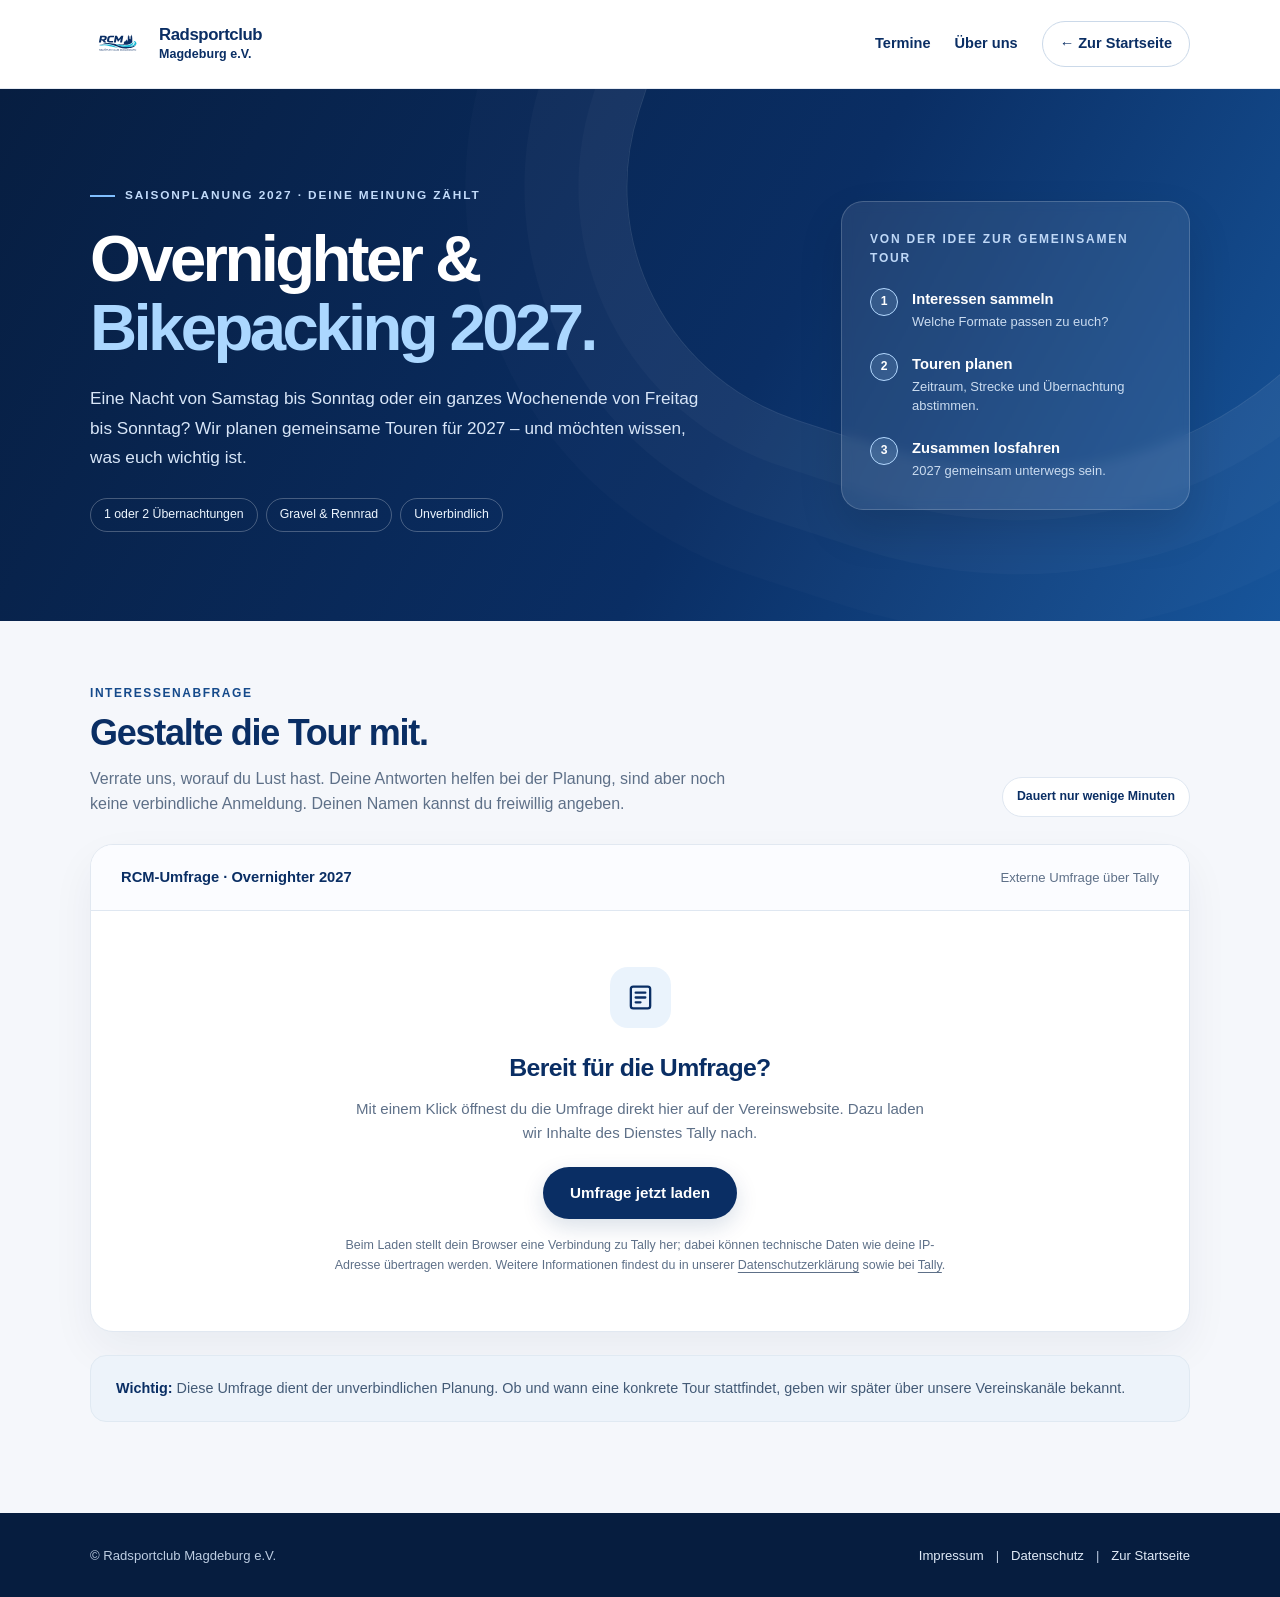
<file: umfrage/index.html>
<!DOCTYPE html>
<html lang="de">
<head>
  <meta charset="UTF-8">
  <meta name="viewport" content="width=device-width, initial-scale=1, viewport-fit=cover">
  <meta name="description" content="Overnighter & Bikepacking 2027: Mach bei der unverbindlichen Umfrage des Radsportclub Magdeburg e.V. mit und gestalte unsere gemeinsamen Touren mit.">
  <meta name="theme-color" content="#0a2e64">
  <title>Overnighter & Bikepacking 2027 – Umfrage | Radsportclub Magdeburg e.V.</title>
  <link rel="icon" type="image/x-icon" href="../img/favicon/favicon.ico">
  <link rel="icon" type="image/png" sizes="32x32" href="../img/favicon/favicon-32x32.png">
  <link rel="apple-touch-icon" sizes="180x180" href="../img/favicon/apple-touch-icon.png">
  <style>
    :root {
      color-scheme: light;
      --navy: #0a2e64;
      --navy-dark: #061d3f;
      --navy-mid: #154a8b;
      --text: #17283e;
      --muted: #5e7088;
      --line: #dfe7f1;
      --bg: #f5f7fb;
      --white: #fff;
    }
    *, *::before, *::after { box-sizing: border-box; }
    html { scroll-behavior: smooth; }
    body { margin: 0; font-family: Inter, -apple-system, BlinkMacSystemFont, "Segoe UI", Arial, sans-serif; color: var(--text); background: var(--bg); line-height: 1.6; }
    a { color: inherit; }
    button { font: inherit; }
    button:focus-visible, a:focus-visible { outline: 3px solid #76baff; outline-offset: 4px; }
    [hidden] { display: none !important; }
    .wrap { width: min(1100px, calc(100% - 48px)); margin-inline: auto; }

    /* Eigenständiger Header mit den Farb- und Wortmarken der Vereinsseite. */
    .site-header { background: #fff; border-bottom: 1px solid #e5eaf2; position: relative; z-index: 5; }
    .header-inner { min-height: 88px; display: flex; align-items: center; justify-content: space-between; gap: 24px; }
    .brand { text-decoration: none; display: inline-flex; align-items: center; gap: 14px; color: var(--navy); font-weight: 850; font-size: 1.05rem; letter-spacing: -.025em; line-height: 1.1; }
    .brand img { width: 55px; height: 55px; object-fit: contain; }
    .brand small { display: block; font-weight: 650; font-size: .78rem; letter-spacing: .005em; margin-top: 4px; }
    .header-nav { display: flex; gap: 24px; align-items: center; }
    .header-nav a { text-decoration: none; color: var(--navy); font-size: .91rem; font-weight: 650; }
    .header-nav a:hover { text-decoration: underline; text-underline-offset: 5px; }
    .header-nav .back { border: 1px solid #cbd9e9; border-radius: 999px; padding: 10px 17px; white-space: nowrap; }
    .header-nav .back:hover { background: #edf4fc; text-decoration: none; }

    .hero { background: linear-gradient(119deg, #071e41 0%, #0a2e64 58%, #17559b 100%); color: #fff; overflow: hidden; position: relative; }
    .hero::before { content: ""; position: absolute; top: -360px; right: -130px; width: 750px; height: 750px; border: 1px solid rgba(255,255,255,.12); border-radius: 46% 54% 62% 38%; transform: rotate(18deg); box-shadow: 0 0 0 48px rgba(255,255,255,.025), 0 0 0 102px rgba(255,255,255,.025), 0 0 0 161px rgba(255,255,255,.017); pointer-events: none; }
    .hero-inner { position: relative; display: grid; grid-template-columns: minmax(0, 1.55fr) minmax(275px, .8fr); gap: clamp(24px, 6vw, 75px); align-items: center; padding: clamp(58px, 7vw, 92px) 0; }
    .eyebrow { display: inline-flex; align-items: center; gap: 10px; font-size: .74rem; letter-spacing: .16em; font-weight: 800; text-transform: uppercase; color: #c2dbfa; }
    .eyebrow::before { content: ""; height: 2px; width: 25px; background: #80bfff; }
    h1 { font-size: clamp(2.65rem, 5.1vw, 4.8rem); line-height: 1.06; letter-spacing: -.055em; font-weight: 850; margin: 19px 0 22px; }
    h1 span { color: #abd7ff; }
    .hero-lead { font-size: 1.075rem; max-width: 630px; color: #d8e6f8; margin: 0 0 26px; line-height: 1.7; }
    .tags { display: flex; flex-wrap: wrap; gap: 8px; }
    .tag { border: 1px solid rgba(255,255,255,.25); border-radius: 999px; padding: 6px 13px; font-size: .77rem; color: #edf6ff; }
    .hero-panel { padding: 28px; border-radius: 22px; background: rgba(255,255,255,.09); border: 1px solid rgba(255,255,255,.18); backdrop-filter: blur(6px); box-shadow: 0 20px 45px rgba(0,0,0,.12); }
    .hero-panel .small-title { margin: 0 0 20px; font-size: .75rem; text-transform: uppercase; letter-spacing: .15em; font-weight: 800; color: #bfd8f7; }
    .step { display: flex; gap: 14px; align-items: flex-start; }
    .step + .step { margin-top: 21px; }
    .step-number { display: grid; place-items: center; flex: 0 0 28px; height: 28px; border-radius: 50%; border: 1px solid #b4d9ff; background: rgba(180,217,255,.14); font-size: .76rem; font-weight: 800; }
    .step strong { display: block; font-size: .92rem; line-height: 1.3; margin: 2px 0 4px; }
    .step span:last-child { display: block; font-size: .81rem; color: #cbdcf0; line-height: 1.45; }

    .content { padding: 63px 0 91px; }
    .prelude { display: flex; justify-content: space-between; align-items: end; gap: 22px; margin-bottom: 27px; }
    .section-eyebrow { text-transform: uppercase; font-weight: 800; font-size: .75rem; letter-spacing: .13em; color: var(--navy-mid); }
    h2 { font-size: clamp(1.7rem, 3vw, 2.25rem); line-height: 1.22; letter-spacing: -.035em; color: var(--navy); margin: 7px 0 11px; }
    .prelude p { margin: 0; color: var(--muted); max-width: 660px; }
    .duration { display: inline-flex; align-items: center; flex-shrink: 0; padding: 9px 14px; font-size: .77rem; font-weight: 750; background: #fff; color: var(--navy); border: 1px solid var(--line); border-radius: 999px; white-space: nowrap; }
    .survey-card { background: #fff; border: 1px solid #e1e8f1; border-radius: 23px; overflow: hidden; box-shadow: 0 18px 44px rgba(5,38,75,.055); }
    .card-top { display: flex; flex-wrap: wrap; align-items: center; justify-content: space-between; gap: 10px 22px; padding: 21px 30px; background: #fbfcff; border-bottom: 1px solid var(--line); }
    .card-top strong { color: var(--navy); font-size: .92rem; }
    .card-top span { color: var(--muted); font-size: .82rem; }
    .gate { min-height: 360px; display: flex; flex-direction: column; align-items: center; justify-content: center; padding: 56px 30px; text-align: center; }
    .gate-symbol { width: 61px; height: 61px; display: grid; place-items: center; background: #eaf3fc; color: #0a2e64; border-radius: 18px; margin-bottom: 20px; }
    .gate-symbol svg { width: 29px; height: 29px; }
    .gate h3 { color: var(--navy); font-size: 1.55rem; letter-spacing: -.025em; margin: 0 0 9px; }
    .gate p { color: var(--muted); margin: 0 auto 22px; max-width: 570px; font-size: .94rem; }
    .primary-btn { color: #fff; border: none; border-radius: 999px; padding: 14px 27px; cursor: pointer; background: var(--navy); font-size: .95rem; font-weight: 750; box-shadow: 0 8px 22px rgba(10,46,100,.15); }
    .primary-btn:hover { background: #174b89; }
    .gate .fineprint { margin: 17px auto 0; font-size: .78rem; line-height: 1.55; max-width: 620px; }
    .gate .fineprint a { text-decoration-thickness: 1px; text-underline-offset: 3px; }
    .embed-wrap { padding: 22px 28px 28px; }
    .embed-wrap iframe { display: block; width: 100%; border: 0; min-height: 450px; }
    .external-link { margin: 14px 0 0; text-align: center; font-size: .83rem; color: var(--muted); }
    .external-link a { color: var(--navy); font-weight: 700; text-underline-offset: 3px; }
    .below-card { margin: 23px 0 0; padding: 21px 25px; border-radius: 16px; border: 1px solid #e0e9f2; background: #edf3fa; color: #435a76; font-size: .9rem; }
    .below-card strong { color: var(--navy); }

    .site-footer { color: #bdcde2; background: var(--navy-dark); }
    .footer-inner { min-height: 84px; display: flex; align-items: center; justify-content: space-between; gap: 20px; font-size: .82rem; }
    .footer-links { display: flex; align-items: center; flex-wrap: wrap; gap: 12px; }
    .footer-links a { text-decoration: none; color: #e1ebf8; }
    .footer-links a:hover { text-decoration: underline; text-underline-offset: 4px; }

    @media (max-width: 850px) {
      .hero-inner { grid-template-columns: 1fr; gap: 32px; }
      .hero-panel { max-width: 620px; }
    }
    @media (max-width: 600px) {
      .wrap { width: min(100% - 32px, 1100px); }
      .header-inner { min-height: 75px; }
      .brand { gap: 9px; font-size: .91rem; }
      .brand img { width: 44px; height: 44px; }
      .brand small { font-size: .72rem; }
      .header-nav a:not(.back) { display: none; }
      .header-nav .back { padding: 8px 12px; font-size: .78rem; }
      .hero-inner { padding: 54px 0 59px; }
      h1 { margin: 18px 0; }
      .hero-lead { font-size: 1rem; }
      .hero-panel { padding: 23px; }
      .content { padding: 45px 0 65px; }
      .prelude { display: block; }
      .duration { margin-top: 16px; }
      .survey-card { border-radius: 17px; }
      .card-top { padding: 17px 19px; }
      .gate { padding: 42px 20px; }
      .gate h3 { font-size: 1.38rem; }
      .embed-wrap { padding: 12px 6px 20px; }
      .footer-inner { padding: 25px 0; flex-direction: column; align-items: flex-start; gap: 12px; }
    }
    @media (prefers-reduced-motion: reduce) { html { scroll-behavior: auto; } }
  </style>
</head>
<body>
  <header class="site-header">
    <div class="wrap header-inner">
      <a class="brand" href="../" aria-label="Zur Startseite des Radsportclub Magdeburg e.V.">
        <img src="../img/logo.svg" alt="" onerror="this.style.display='none'">
        <span>Radsportclub<small>Magdeburg e.V.</small></span>
      </a>
      <nav class="header-nav" aria-label="Seitennavigation">
        <a href="../#events">Termine</a>
        <a href="../#about">Über uns</a>
        <a href="../" class="back">← Zur Startseite</a>
      </nav>
    </div>
  </header>

  <main>
    <section class="hero" aria-labelledby="page-title">
      <div class="wrap hero-inner">
        <div>
          <div class="eyebrow">Saisonplanung 2027 · Deine Meinung zählt</div>
          <h1 id="page-title">Overnighter &amp;<br><span>Bikepacking 2027.</span></h1>
          <p class="hero-lead">Eine Nacht von Samstag bis Sonntag oder ein ganzes Wochenende von Freitag bis Sonntag? Wir planen gemeinsame Touren für 2027 – und möchten wissen, was euch wichtig ist.</p>
          <div class="tags" aria-label="Schwerpunkte der Umfrage">
            <span class="tag">1 oder 2 Übernachtungen</span>
            <span class="tag">Gravel &amp; Rennrad</span>
            <span class="tag">Unverbindlich</span>
          </div>
        </div>
        <aside class="hero-panel" aria-label="So entsteht unsere Bikepacking-Tour">
          <p class="small-title">Von der Idee zur gemeinsamen Tour</p>
          <div class="step"><span class="step-number">1</span><div><strong>Interessen sammeln</strong><span>Welche Formate passen zu euch?</span></div></div>
          <div class="step"><span class="step-number">2</span><div><strong>Touren planen</strong><span>Zeitraum, Strecke und Übernachtung abstimmen.</span></div></div>
          <div class="step"><span class="step-number">3</span><div><strong>Zusammen losfahren</strong><span>2027 gemeinsam unterwegs sein.</span></div></div>
        </aside>
      </div>
    </section>

    <section class="wrap content" id="umfrage" aria-labelledby="survey-title">
      <div class="prelude">
        <div>
          <div class="section-eyebrow">Interessenabfrage</div>
          <h2 id="survey-title">Gestalte die Tour mit.</h2>
          <p>Verrate uns, worauf du Lust hast. Deine Antworten helfen bei der Planung, sind aber noch keine verbindliche Anmeldung. Deinen Namen kannst du freiwillig angeben.</p>
        </div>
        <span class="duration">Dauert nur wenige Minuten</span>
      </div>

      <div class="survey-card">
        <div class="card-top">
          <strong>RCM-Umfrage · Overnighter 2027</strong>
          <span>Externe Umfrage über Tally</span>
        </div>

        <!-- Tally wird bewusst erst nach aktivem Klick geladen. -->
        <div class="gate" id="survey-gate">
          <div class="gate-symbol" aria-hidden="true">
            <svg viewBox="0 0 24 24" fill="none" stroke="currentColor" stroke-width="1.9" stroke-linecap="round" stroke-linejoin="round"><rect x="4" y="3" width="16" height="18" rx="2"/><path d="M8 8h8M8 12h8M8 16h4"/></svg>
          </div>
          <h3>Bereit für die Umfrage?</h3>
          <p>Mit einem Klick öffnest du die Umfrage direkt hier auf der Vereinswebsite. Dazu laden wir Inhalte des Dienstes Tally nach.</p>
          <button class="primary-btn" id="load-tally" type="button">Umfrage jetzt laden</button>
          <p class="fineprint">Beim Laden stellt dein Browser eine Verbindung zu Tally her; dabei können technische Daten wie deine IP-Adresse übertragen werden. Weitere Informationen findest du in unserer <a href="../Datenschutz/">Datenschutzerklärung</a> sowie bei <a href="https://tally.so/privacy" target="_blank" rel="noopener noreferrer">Tally</a>.</p>
        </div>

        <div class="embed-wrap" id="survey-embed" hidden>
          <iframe
            id="tally-frame"
            data-tally-src="https://tally.so/embed/xVJDAk?alignLeft=1&amp;hideTitle=1&amp;transparentBackground=1&amp;dynamicHeight=1"
            loading="lazy"
            width="100%"
            height="2729"
            frameborder="0"
            marginheight="0"
            marginwidth="0"
            title="Radsportclub Magdeburg Bikepacking/Overnighter Umfrage 2027"></iframe>
          <p class="external-link">Probleme bei der Darstellung? <a href="https://tally.so/embed/xVJDAk?alignLeft=1&amp;hideTitle=1&amp;transparentBackground=1&amp;dynamicHeight=1" target="_blank" rel="noopener noreferrer">Umfrage in einem neuen Tab öffnen</a></p>
        </div>
        <noscript><p style="padding:25px">Für die Einbettung ist JavaScript erforderlich. <a href="https://tally.so/embed/xVJDAk?alignLeft=1&amp;hideTitle=1&amp;transparentBackground=1&amp;dynamicHeight=1" target="_blank" rel="noopener noreferrer">Umfrage direkt bei Tally öffnen</a>.</p></noscript>
      </div>

      <p class="below-card"><strong>Wichtig:</strong> Diese Umfrage dient der unverbindlichen Planung. Ob und wann eine konkrete Tour stattfindet, geben wir später über unsere Vereinskanäle bekannt.</p>
    </section>
  </main>

  <footer class="site-footer">
    <div class="wrap footer-inner">
      <span>© Radsportclub Magdeburg e.V.</span>
      <div class="footer-links"><a href="../Impressum/">Impressum</a><span aria-hidden="true">|</span><a href="../Datenschutz/">Datenschutz</a><span aria-hidden="true">|</span><a href="../">Zur Startseite</a></div>
    </div>
  </footer>

  <script>
    (function () {
      const button = document.getElementById('load-tally');
      const gate = document.getElementById('survey-gate');
      const wrapper = document.getElementById('survey-embed');
      const frame = document.getElementById('tally-frame');
      const scriptUrl = 'https://tally.so/widgets/embed.js';

      function fallback() {
        if (!frame.getAttribute('src')) frame.src = frame.dataset.tallySrc;
      }
      function initialize() {
        if (window.Tally && typeof window.Tally.loadEmbeds === 'function') {
          window.Tally.loadEmbeds();
        } else {
          fallback();
        }
      }

      button.addEventListener('click', function () {
        gate.hidden = true;
        wrapper.hidden = false;

        if (window.Tally) {
          initialize();
          return;
        }
        let script = document.querySelector('script[src="' + scriptUrl + '"]');
        if (!script) {
          script = document.createElement('script');
          script.src = scriptUrl;
          script.onload = initialize;
          script.onerror = fallback;
          document.body.appendChild(script);
        } else {
          script.addEventListener('load', initialize, { once: true });
          script.addEventListener('error', fallback, { once: true });
        }
      });
    }());
  </script>
</body>
</html>
</file>
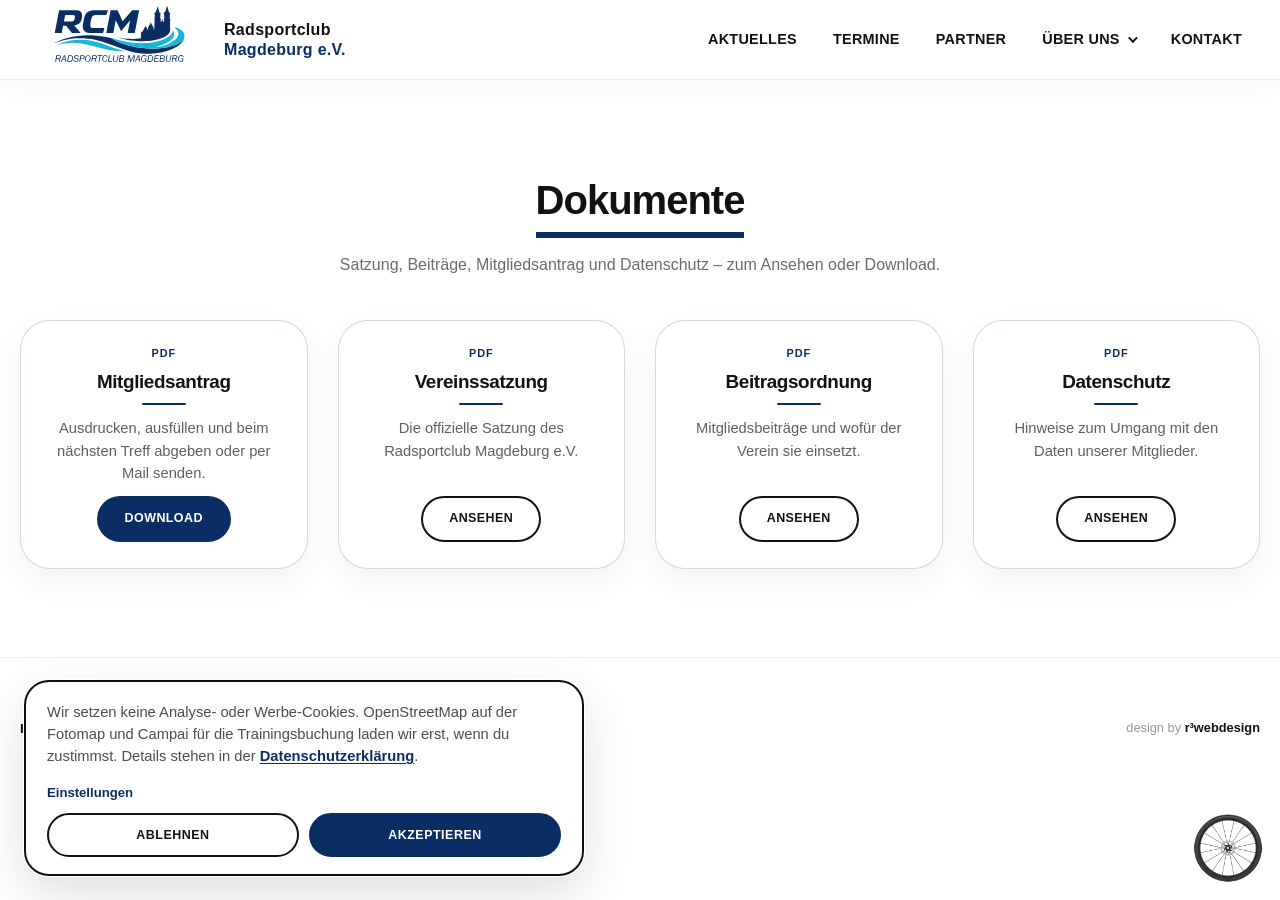
<file: ueber-uns/dokumente.html>
<!DOCTYPE html>
<html lang="de">
<head>
    <meta charset="UTF-8">
    <meta name="viewport" content="width=device-width, initial-scale=1.0, viewport-fit=cover">
    <meta name="description" content="Satzung, Beitragsordnung, Mitgliedsantrag und Datenschutz des Radsportclub Magdeburg e.V.">
    <title>Dokumente | Radsportclub Magdeburg e.V.</title>
    <link rel="stylesheet" href="../style.css">
    <link rel="icon" type="image/x-icon" href="../img/favicon/favicon.ico">
    <link rel="icon" type="image/png" sizes="32x32" href="../img/favicon/favicon-32x32.png">
    <link rel="icon" type="image/png" sizes="16x16" href="../img/favicon/favicon-16x16.png">
    <link rel="apple-touch-icon" sizes="180x180" href="../img/favicon/apple-touch-icon.png">
    <link rel="manifest" href="../img/favicon/site.webmanifest">
</head>
<body>
    <div id="scroll-wheel" aria-hidden="true">
        <img src="../img/felge.png" alt="" id="rim-image">
    </div>

    <header class="main-header">
        <div class="header-container">
            <div class="logo">
                <a href="../index.html" aria-label="Zur Startseite">
                    <img src="../img/logo.svg" alt="Radsportclub Magdeburg e.V." class="header-logo">
                    <span class="logo-text">
                        Radsportclub<br>
                        <span class="logo-kicker">Magdeburg e.V.</span>
                    </span>
                </a>
            </div>

            <button class="menu-trigger" id="menu-trigger" type="button" aria-label="Menü öffnen" aria-controls="main-nav" aria-expanded="false">
                <span></span>
                <span></span>
            </button>

            <nav class="main-nav" id="main-nav" aria-label="Hauptnavigation">
                <ul>
                    <li><a href="../index.html#aktuelles">Aktuelles</a></li>
                    <li><a href="../index.html#events">Termine</a></li>
                    <li><a href="../Sponsoren/">Partner</a></li>
                    <li class="has-submenu">
                        <a href="../index.html#about" class="nav-parent" aria-haspopup="true">
                            <span>Über uns</span>
                            <span class="nav-chevron" aria-hidden="true"></span>
                        </a>
                        <ul class="submenu">
                            <li><a href="../index.html#about">Unsere Philosophie</a></li>
                            <li><a href="geschichte.html">Vereinsgeschichte</a></li>
                            <li><a href="dokumente.html" aria-current="page">Dokumente</a></li>
                        </ul>
                    </li>
                    <li><a href="../index.html#contact">Kontakt</a></li>
                </ul>
            </nav>
        </div>
    </header>

    <main class="page-main">
        <section class="section reveal active" aria-labelledby="docs-title">
            <div class="section-heading">
                <h1 class="section-title" id="docs-title">Dokumente</h1>
                <p class="section-intro">Satzung, Beiträge, Mitgliedsantrag und Datenschutz – zum Ansehen oder Download.</p>
            </div>

            <div class="sponsors-grid">
                <article class="sponsor-card">
                    <div class="sponsor-card-content">
                        <span class="card-kicker">PDF</span>
                        <h3>Mitgliedsantrag</h3>
                        <p class="partner-copy">Ausdrucken, ausfüllen und beim nächsten Treff abgeben oder per Mail senden.</p>
                        <a class="btn btn-primary" href="../downloads/Mitgliedsantrag.pdf" target="_blank" rel="noopener noreferrer">Download</a>
                    </div>
                </article>

                <article class="sponsor-card">
                    <div class="sponsor-card-content">
                        <span class="card-kicker">PDF</span>
                        <h3>Vereinssatzung</h3>
                        <p class="partner-copy">Die offizielle Satzung des Radsportclub Magdeburg e.V.</p>
                        <a class="btn btn-secondary" href="../downloads/Satzung.pdf" target="_blank" rel="noopener noreferrer">Ansehen</a>
                    </div>
                </article>

                <article class="sponsor-card">
                    <div class="sponsor-card-content">
                        <span class="card-kicker">PDF</span>
                        <h3>Beitragsordnung</h3>
                        <p class="partner-copy">Mitgliedsbeiträge und wofür der Verein sie einsetzt.</p>
                        <a class="btn btn-secondary" href="../downloads/Beitragsordnung.pdf" target="_blank" rel="noopener noreferrer">Ansehen</a>
                    </div>
                </article>

                <article class="sponsor-card">
                    <div class="sponsor-card-content">
                        <span class="card-kicker">PDF</span>
                        <h3>Datenschutz</h3>
                        <p class="partner-copy">Hinweise zum Umgang mit den Daten unserer Mitglieder.</p>
                        <a class="btn btn-secondary" href="../downloads/Datenschutz.pdf" target="_blank" rel="noopener noreferrer">Ansehen</a>
                    </div>
                </article>
            </div>
        </section>
    </main>

    <footer class="main-footer">
        <div class="footer-wrap">
            <div class="footer-links">
                <a href="../Impressum/">Impressum</a>
                <span class="pipe">|</span>
                <a href="../Datenschutz/">Datenschutz</a>
            </div>
            <div class="footer-credit">
                design by <a href="https://r3webdesign.de/projekte/radsportclub-magdeburg/" target="_blank" rel="noopener">r³webdesign</a>
            </div>
        </div>
    </footer>

    <script src="../consent.js"></script>
    <script src="../script.js"></script>
</body>
</html>
</file>
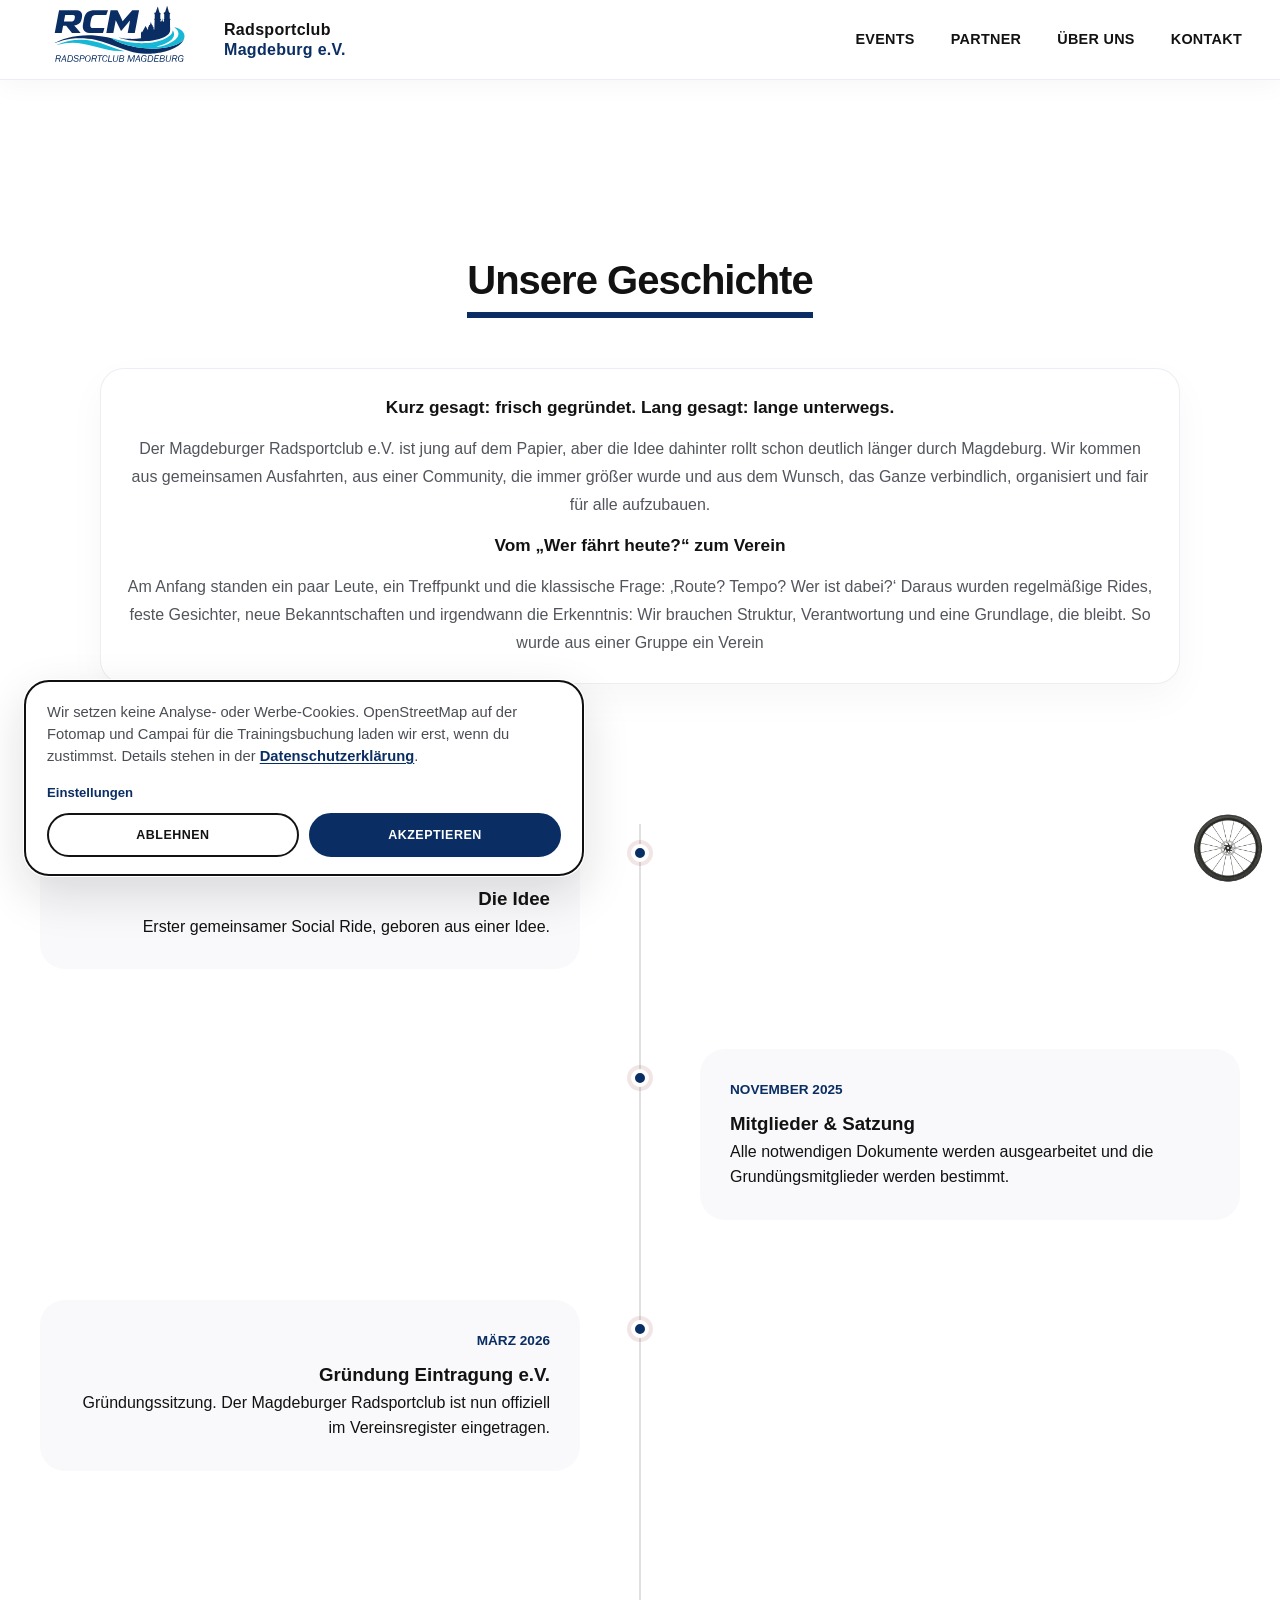
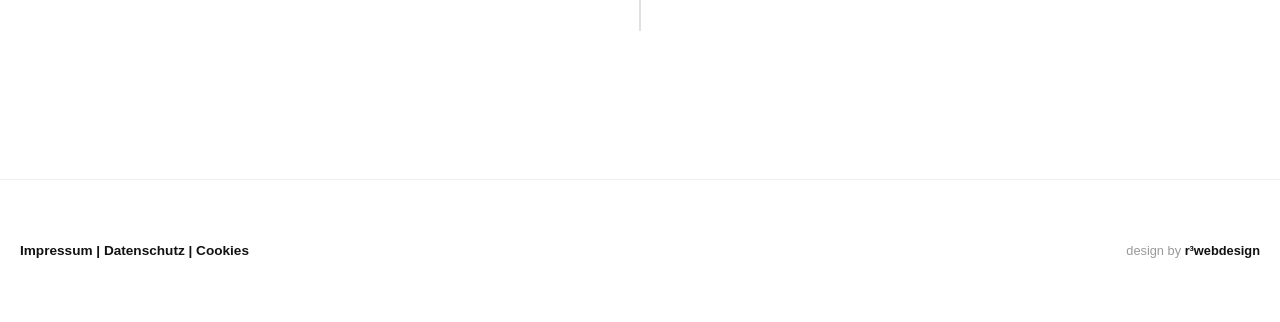
<file: ueber-uns/geschichte.html>
<!DOCTYPE html>
<html lang="de">
<head>
    <meta charset="UTF-8">
    <meta name="viewport" content="width=device-width, initial-scale=1.0, viewport-fit=cover">
    <title>Vereinsgeschichte | Radsportclub Magdeburg e.V.</title>
    <link rel="stylesheet" href="../style.css">

    <link rel="icon" type="image/x-icon" href="../img/favicon/favicon.ico">
<link rel="icon" type="image/png" sizes="32x32" href="../img/favicon/favicon-32x32.png">
<link rel="icon" type="image/png" sizes="16x16" href="../img/favicon/favicon-16x16.png">

<link rel="apple-touch-icon" sizes="180x180" href="../img/favicon/apple-touch-icon.png">

<link rel="manifest" href="../img/favicon/site.webmanifest">
</head>
<body>

    <div id="scroll-wheel" aria-hidden="true">
        <img src="../img/felge.png" alt="Rad" id="rim-image">
    </div>

    <header class="main-header">
        <div class="header-container">
            <div class="logo">
                <a href="../index.html">
                    <img src="../img/logo.svg" alt="Radsportclub Magdeburg e.V." class="header-logo">
                    <span class="logo-text">
                        Radsportclub<br>
                        <span class="logo-kicker">Magdeburg e.V.</span>
                    </span>
                </a>
            </div>
            
            <button class="menu-trigger" id="menu-trigger" aria-label="Menü">
                <span></span><span></span>
            </button>

            <nav class="main-nav" id="main-nav">
                <ul>
                    <li><a href="../index.html#events">Events</a></li>
                    <li><a href="../Sponsoren/">Partner</a></li>
                    
                    
                    <li class="has-submenu">
                        <a href="#">Über uns</a>
                        <ul class="submenu">
                            <li><a href="geschichte.html">Vereinsgeschichte</a></li>
                            <li><a href="dokumente.html">Dokumente</a></li>
                        </ul>
                    </li>
                    
                    <li><a href="../index.html#contact">Kontakt</a></li>
                </ul>
            </nav>
        </div>
    </header>

    <main style="margin-top: var(--header-h);">
        
        <section class="section reveal active">
            <h2 class="section-title">Unsere Geschichte</h2>
            <div class="philosophy-content">
                
                <div class="phil-text-block">
                    <p class="accent-p">Kurz gesagt: frisch gegründet. Lang gesagt: lange unterwegs.</p>
                    <p>Der Magdeburger Radsportclub e.V. ist jung auf dem Papier, aber die Idee dahinter rollt
schon deutlich länger durch Magdeburg. Wir kommen aus gemeinsamen Ausfahrten, aus einer
Community, die immer größer wurde und aus dem Wunsch, das Ganze verbindlich,
organisiert und fair für alle aufzubauen.</p>
                    <p class="accent-p">Vom „Wer fährt heute?“ zum Verein</p>
                    <p>Am Anfang standen ein paar Leute, ein Treffpunkt und die klassische Frage: ‚Route?
Tempo? Wer ist dabei?‘ Daraus wurden regelmäßige Rides, feste Gesichter, neue
Bekanntschaften und irgendwann die Erkenntnis: Wir brauchen Struktur, Verantwortung und
eine Grundlage, die bleibt. So wurde aus einer Gruppe ein Verein</p>
                </div>
            </div>

            
           <div class="timeline">
    <div class="timeline-item reveal">
        <div class="timeline-dot"></div>
        <div class="timeline-content">
            <span class="timeline-date">März 2025</span>
            <h3>Die Idee</h3>
            <p>Erster gemeinsamer Social Ride, geboren aus einer Idee.</p>
        </div>
    </div>

    <div class="timeline-item reveal">
        <div class="timeline-dot"></div>
        <div class="timeline-content">
            <span class="timeline-date">November 2025</span>
            <h3>Mitglieder & Satzung</h3>
            <p>Alle notwendigen Dokumente werden ausgearbeitet und die Grundüngsmitglieder werden bestimmt. </p>
        </div>
    </div>

    <div class="timeline-item reveal">
        <div class="timeline-dot"></div>
        <div class="timeline-content">
            <span class="timeline-date">März 2026</span>
            <h3>Gründung Eintragung e.V.</h3>
            <p>Gründungssitzung. Der Magdeburger Radsportclub ist nun offiziell im Vereinsregister eingetragen.</p>
        </div>
    </div>
</div>

            </div> </section>
    </main>

    <footer class="main-footer">
        <div class="footer-wrap">
            <div class="footer-links">
                <a href="../Impressum/">Impressum</a> | 
                <a href="../Datenschutz/">Datenschutz</a>
            </div>
            <div class="footer-credit">
                design by <a href="https://r3webdesign.de/projekte/radsportclub-magdeburg/" target="_blank" rel="noopener">r³webdesign</a>
            </div>
        </div>
    </footer>

    <script src="../consent.js"></script>
    <script src="../script.js"></script>
</body>
</html>
</file>
<file: style.css>
:root {
    /* FARBSCHEMA VARIABLEN */
    --brand: #0a2e64;
    /* Dunkles Blau als Vereinsfarbe */
    --black: #121212;
    --white: #ffffff;
    --gray-bg: #f9f9fb;
    --header-h: 80px;
    --header-offset: calc(var(--header-h) + env(safe-area-inset-top, 0px));
    /* SPONSOREN BANNER */
    --sponsor-gap: 80px;
    --sponsor-width: 200px;
    --sponsor-speed: 20s;
}

* {
    margin: 0;
    padding: 0;
    box-sizing: border-box;
}

html {
    scroll-behavior: smooth;
}

body {
    font-family: "Inter", sans-serif;
    color: var(--black);
    background: var(--white);
    text-align: center;
    line-height: 1.6;
    padding-top: var(--header-offset);
    overflow-x: clip;
    overflow-wrap: break-word;
    /* Verhindert, dass Inhalt unter den Header rutscht */
}

/* REVEAL ON SCROLL */

.reveal {
    opacity: 0;
    transform: translateY(40px);
    transition: 1.2s cubic-bezier(0.165, 0.84, 0.44, 1);
}

.reveal.active {
    opacity: 1;
    transform: translateY(0);
}

/* --- HEADER & NAVIGATION --- */

.main-header {
    position: fixed;
    top: 0;
    left: 0;
    width: 100%;
    height: var(--header-offset);
    z-index: 5000;
    display: flex;
    align-items: center;
    padding-top: env(safe-area-inset-top, 0px);
    background: rgba(255, 255, 255, 0.92);
    backdrop-filter: blur(18px);
    -webkit-backdrop-filter: blur(18px);
    border-bottom: 1px solid rgba(10, 46, 100, 0.08);
    box-shadow: 0 6px 24px rgba(18, 18, 18, 0.035);
}

.header-container {
    width: 100%;
    max-width: 1300px;
    margin: 0 auto;
    padding: 0 24px;
    display: flex;
    justify-content: space-between;
    align-items: center;
    gap: 28px;
}

.logo a {
    display: flex;
    align-items: center;
    gap: 10px;
    color: inherit;
    text-decoration: none;
}

.header-logo {
    width: 190px;
    height: auto;
    transition: transform 0.3s ease;
}

.logo a:hover .header-logo {
    transform: scale(1.025);
}

.logo-text {
    font-size: 1rem;
    font-weight: 750;
    line-height: 1.2;
    color: var(--black);
    text-align: left;
    letter-spacing: 0.3px;
}

.logo-kicker {
    color: var(--brand);
}

.has-submenu {
    position: relative;
}

.submenu {
    list-style: none;
    margin: 0;
    padding: 0;
}

.nav-parent {
    display: inline-flex !important;
    align-items: center;
    gap: 8px;
}

.nav-chevron {
    width: 7px;
    height: 7px;
    border-right: 2px solid currentColor;
    border-bottom: 2px solid currentColor;
    transform: rotate(45deg) translateY(-2px);
    transform-origin: center;
    transition: transform 0.25s ease;
}

@media (min-width: 1024px) {
    .menu-trigger {
        display: none;
    }

    .main-nav {
        position: static;
        width: auto;
        height: auto;
        padding: 0;
        background: none;
        box-shadow: none;
        z-index: 4000;
    }

    .main-nav > ul {
        display: flex;
        align-items: center;
        gap: 8px;
        list-style: none;
    }

    .main-nav > ul > li > a {
        position: relative;
        display: inline-flex;
        align-items: center;
        min-height: 44px;
        padding: 10px 14px;
        border-radius: 12px;
        color: var(--black);
        text-decoration: none;
        font-size: 0.9rem;
        font-weight: 800;
        text-transform: uppercase;
        letter-spacing: 0.02em;
        transition: color 0.2s ease, background 0.2s ease;
    }

    .main-nav > ul > li > a::after {
        content: "";
        position: absolute;
        left: 14px;
        right: 14px;
        bottom: 5px;
        height: 2px;
        border-radius: 2px;
        background: var(--brand);
        transform: scaleX(0);
        transform-origin: center;
        transition: transform 0.22s ease;
    }

    .main-nav > ul > li > a:hover,
    .main-nav > ul > li > a:focus-visible,
    .has-submenu:hover > .nav-parent,
    .has-submenu:focus-within > .nav-parent {
        color: var(--brand);
        background: rgba(10, 46, 100, 0.055);
    }

    .main-nav > ul > li > a:hover::after,
    .main-nav > ul > li > a:focus-visible::after,
    .has-submenu:hover > .nav-parent::after,
    .has-submenu:focus-within > .nav-parent::after {
        transform: scaleX(1);
    }

    .has-submenu:hover .nav-chevron,
    .has-submenu:focus-within .nav-chevron {
        transform: rotate(225deg) translate(-1px, -1px);
    }

    /* Unsichtbare Hover-Brücke zwischen Menüpunkt und Dropdown. */
    .has-submenu::after {
        content: "";
        position: absolute;
        top: 100%;
        left: 0;
        width: 100%;
        height: 14px;
    }

    .submenu {
        position: absolute;
        top: calc(100% + 12px);
        left: 50%;
        min-width: 235px;
        padding: 10px !important;
        border: 1px solid rgba(10, 46, 100, 0.09);
        border-radius: 18px;
        background: rgba(255, 255, 255, 0.98);
        box-shadow: 0 20px 55px rgba(18, 18, 18, 0.13);
        opacity: 0;
        visibility: hidden;
        pointer-events: none;
        transform: translateX(-50%) translateY(8px) scale(0.98);
        transform-origin: top center;
        transition: opacity 0.2s ease, transform 0.2s ease, visibility 0.2s ease;
        z-index: 4500;
    }

    .submenu::before {
        content: "";
        position: absolute;
        top: -6px;
        left: 50%;
        width: 12px;
        height: 12px;
        background: var(--white);
        border-left: 1px solid rgba(10, 46, 100, 0.09);
        border-top: 1px solid rgba(10, 46, 100, 0.09);
        transform: translateX(-50%) rotate(45deg);
    }

    .has-submenu:hover .submenu,
    .has-submenu:focus-within .submenu {
        opacity: 1;
        visibility: visible;
        pointer-events: auto;
        transform: translateX(-50%) translateY(0) scale(1);
    }

    .submenu li {
        display: block !important;
        width: 100% !important;
        margin: 0 !important;
        text-align: left !important;
    }

    .submenu li a {
        position: relative;
        z-index: 1;
        display: block !important;
        width: 100% !important;
        padding: 11px 14px !important;
        border-radius: 11px;
        color: var(--black) !important;
        text-decoration: none;
        font-size: 0.88rem !important;
        font-weight: 700 !important;
        text-transform: none !important;
        white-space: nowrap;
        transition: color 0.2s ease, background 0.2s ease, transform 0.2s ease;
    }

    .submenu li a:hover,
    .submenu li a:focus-visible {
        color: var(--brand) !important;
        background: var(--gray-bg);
        transform: translateX(3px);
    }
}

@media (max-width: 1023px) {
    .header-container {
        padding: 0 18px;
    }

    .header-logo {
        width: min(185px, 48vw);
    }

    .logo-text {
        display: none;
    }

    .menu-trigger {
        display: flex;
        flex-direction: column;
        justify-content: center;
        gap: 6px;
        width: 44px;
        height: 44px;
        padding: 10px;
        border: 1px solid rgba(10, 46, 100, 0.1);
        border-radius: 12px;
        background: var(--white);
        cursor: pointer;
        z-index: 5500;
    }

    .menu-trigger span {
        width: 22px;
        height: 2px;
        margin: 0 auto;
        border-radius: 2px;
        background: var(--black);
        transition: transform 0.3s ease, opacity 0.3s ease;
    }

    .menu-trigger.active span:nth-child(1) {
        transform: translateY(4px) rotate(45deg);
    }

    .menu-trigger.active span:nth-child(2) {
        transform: translateY(-4px) rotate(-45deg);
    }

    .main-nav {
        position: fixed;
        top: var(--header-offset);
        left: 0;
        width: 100%;
        height: calc(100dvh - var(--header-offset));
        padding: 28px 20px 40px;
        background: rgba(255, 255, 255, 0.985);
        z-index: 4000;
        overflow-y: auto;
        transform: translateY(-120%);
        transition: transform 0.42s cubic-bezier(0.165, 0.84, 0.44, 1);
    }

    .main-nav.active {
        transform: translateY(0);
    }

    .main-nav > ul {
        width: min(100%, 520px);
        margin: 0 auto;
        display: flex;
        flex-direction: column;
        align-items: stretch;
        gap: 8px;
        list-style: none;
    }

    .main-nav > ul > li > a {
        display: flex;
        justify-content: space-between;
        align-items: center;
        min-height: 52px;
        padding: 12px 16px;
        border-radius: 14px;
        color: var(--black);
        text-decoration: none;
        font-size: 1.05rem;
        font-weight: 800;
        text-transform: uppercase;
    }

    .nav-chevron {
        margin-right: 4px;
    }

    .submenu {
        display: grid;
        gap: 4px;
        width: calc(100% - 24px);
        margin: 2px 0 8px 24px;
        padding: 7px 0 7px 15px !important;
        border-left: 2px solid rgba(10, 46, 100, 0.16);
    }

    .submenu li a {
        display: block;
        padding: 10px 12px !important;
        border-radius: 10px;
        color: var(--brand) !important;
        text-decoration: none;
        font-size: 0.98rem !important;
        font-weight: 700 !important;
        text-align: left;
    }

    .submenu li a:hover,
    .submenu li a:focus-visible {
        background: var(--gray-bg);
    }
}

/* --- SEKTIONEN ALLGEMEIN --- */

.section {
    padding: 88px 20px;
    max-width: 1300px;
    margin: 0 auto;
    scroll-margin-top: var(--header-offset);
}

.section-title {
    font-size: clamp(1.8rem, 5vw, 2.5rem);
    font-weight: 900;
    margin-bottom: 50px;
    display: inline-block;
    border-bottom: 6px solid var(--brand);
    letter-spacing: -1px;
}

/* --- HERO SEKTION --- */

.hero {
    position: relative;
    max-width: 1300px;
    margin: 0 auto;
    padding: 44px 20px 52px;
    overflow-x: clip;
}

.hero::before {
    content: "";
    position: absolute;
    top: 8%;
    right: 0;
    width: min(420px, 70vw);
    height: min(420px, 70vw);
    border-radius: 50%;
    background: radial-gradient(circle, rgba(10, 46, 100, 0.08) 0%, rgba(10, 46, 100, 0) 70%);
    pointer-events: none;
}

.hero-layout {
    position: relative;
    display: grid;
    grid-template-columns: 1fr;
    gap: 38px;
    align-items: center;
}

.hero-image {
    position: relative;
    min-width: 0;
}

.hero-image::after {
    content: "";
    position: absolute;
    inset: 14px 0 -14px 8px;
    z-index: -1;
    border-radius: 32px;
    background: var(--brand);
    opacity: 0.08;
}

.hero-image img {
    display: block;
    width: 100%;
    height: auto;
    object-fit: contain;
    border-radius: 32px;
    box-shadow: 0 24px 60px rgba(18, 18, 18, 0.12);
}

.hero-content {
    min-width: 0;
    text-align: left;
}

.hero-kicker {
    display: inline-flex;
    align-items: center;
    gap: 8px;
    margin-bottom: 16px;
    padding: 7px 11px;
    border: 1px solid rgba(10, 46, 100, 0.12);
    border-radius: 999px;
    background: rgba(10, 46, 100, 0.055);
    color: var(--brand);
    font-size: 0.78rem;
    font-weight: 850;
    text-transform: uppercase;
    letter-spacing: 0.08em;
}

.hero-kicker::before {
    content: "";
    width: 7px;
    height: 7px;
    border-radius: 50%;
    background: var(--brand);
}

.reveal-container {
    overflow: hidden;
    padding-bottom: 8px;
}

.reveal-text {
    max-width: 720px;
    font-size: clamp(2.1rem, 9vw, 4.5rem);
    font-weight: 900;
    line-height: 0.98;
    letter-spacing: -0.045em;
    overflow-wrap: anywhere;
}

.reveal-text span {
    display: block;
    transform: translateY(110%);
    opacity: 0;
    animation: slideUp 0.9s forwards;
}

.reveal-text span:nth-child(2) {
    animation-delay: 0.08s;
}

@keyframes slideUp {
    to {
        transform: translateY(0);
        opacity: 1;
    }
}

.hero-subline {
    max-width: 620px;
    margin-top: 22px;
    color: #53565c;
    font-size: clamp(1.02rem, 2.2vw, 1.18rem);
    line-height: 1.7;
}

.hero-tags {
    display: flex;
    flex-wrap: wrap;
    align-items: center;
    gap: 10px 22px;
    margin-top: 24px;
}

.hero-tag {
    color: var(--black);
    font-size: 0.9rem;
    font-weight: 800;
    letter-spacing: 0.01em;
}

.hero-actions {
    display: flex;
    gap: 12px;
    justify-content: flex-start;
    margin-top: 30px;
    flex-wrap: wrap;
}

.btn {
    display: inline-flex;
    align-items: center;
    justify-content: center;
    min-height: 50px;
    padding: 14px 27px;
    border: 2px solid var(--black);
    border-radius: 999px;
    text-decoration: none;
    font-size: 0.82rem;
    font-weight: 850;
    text-transform: uppercase;
    letter-spacing: 0.035em;
    cursor: pointer;
    transition: transform 0.25s ease, box-shadow 0.25s ease, background 0.25s ease, color 0.25s ease;
}

.btn-primary {
    border-color: var(--brand);
    background: var(--brand);
    color: var(--white);
}

.btn-secondary {
    background: transparent;
    color: var(--black);
}

.btn:hover,
.btn:focus-visible {
    transform: translateY(-2px);
    box-shadow: 0 10px 24px rgba(18, 18, 18, 0.1);
}

.btn-secondary:hover,
.btn-secondary:focus-visible {
    border-color: var(--brand);
    color: var(--brand);
}

.hero .social-bar {
    justify-content: flex-start;
    padding: 22px 0 0;
}

.hero .social-square {
    width: 52px;
    height: 52px;
    border-radius: 14px;
}

.hero .social-square .social-icon {
    width: 24px;
    height: 24px;
}

/* Schnelle Einstiege unter dem Hero */
.home-quicklinks {
    max-width: 1300px;
    margin: 0 auto;
    padding: 0 20px 34px;
    display: grid;
    grid-template-columns: 1fr;
    gap: 14px;
}

.home-quicklink {
    position: relative;
    display: block;
    min-width: 0;
    padding: 22px 22px 20px;
    border: 1px solid rgba(10, 46, 100, 0.09);
    border-radius: 22px;
    background: var(--white);
    color: inherit;
    text-decoration: none;
    text-align: left;
    box-shadow: 0 10px 34px rgba(18, 18, 18, 0.035);
    transition: transform 0.25s ease, border-color 0.25s ease, box-shadow 0.25s ease;
}

.home-quicklink:hover,
.home-quicklink:focus-visible {
    transform: translateY(-4px);
    border-color: rgba(10, 46, 100, 0.28);
    box-shadow: 0 18px 42px rgba(18, 18, 18, 0.075);
}

.home-quicklink-label {
    display: block;
    margin-bottom: 5px;
    color: var(--brand);
    font-size: 0.75rem;
    font-weight: 850;
    text-transform: uppercase;
    letter-spacing: 0.08em;
}

.home-quicklink strong {
    display: block;
    padding-right: 28px;
    font-size: 1.08rem;
    line-height: 1.25;
}

.home-quicklink p {
    margin-top: 7px;
    color: #676a70;
    font-size: 0.9rem;
    line-height: 1.5;
}

.home-quicklink-arrow {
    position: absolute;
    top: 22px;
    right: 22px;
    color: var(--brand);
    font-size: 1.25rem;
    transition: transform 0.2s ease;
}

.home-quicklink:hover .home-quicklink-arrow,
.home-quicklink:focus-visible .home-quicklink-arrow {
    transform: translateX(4px);
}

@media (min-width: 700px) {
    .home-quicklinks {
        grid-template-columns: repeat(2, 1fr);
    }
}

@media (min-width: 1100px) {
    .home-quicklinks {
        grid-template-columns: repeat(4, 1fr);
    }
}

@media (min-width: 1024px) {
    .hero {
        padding-top: 58px;
        padding-bottom: 54px;
    }

    .hero-layout {
        grid-template-columns: minmax(0, 0.96fr) minmax(0, 1.04fr);
        gap: clamp(48px, 6vw, 86px);
    }

    .hero-image {
        order: 1;
    }

    .hero-content {
        order: 2;
    }
}

@media (max-width: 699px) {
    .hero {
        padding-top: 20px;
        padding-bottom: 28px;
    }

    .hero::before {
        display: none;
    }

    .hero-content {
        text-align: center;
    }

    .hero-kicker {
        justify-content: center;
    }

    .hero-subline {
        margin-left: auto;
        margin-right: auto;
    }

    .hero-tags,
    .hero-actions,
    .hero .social-bar {
        justify-content: center;
    }

    .hero-actions .btn {
        width: 100%;
        max-width: 280px;
    }

    .hero .social-bar {
        padding-right: 72px;
        padding-bottom: 8px;
    }
}

/* --- PHILOSOPHIE / ÜBER UNS --- */

.philosophy-content {
    max-width: 1080px;
    margin: 0 auto;
}

.philosophy-lead {
    max-width: 850px;
    margin: 0 auto 42px;
    font-size: clamp(1.55rem, 4vw, 2.45rem);
    font-weight: 900;
    line-height: 1.18;
    letter-spacing: -0.025em;
}

.philosophy-quote {
    max-width: 620px;
    margin: 0 auto 40px;
    border: 0;
    padding: 0;
}

.philosophy-quote p {
    position: relative;
    margin: 0;
    color: #3d4046;
    font-size: clamp(1.12rem, 2.2vw, 1.38rem);
    font-weight: 600;
    font-style: italic;
    line-height: 1.5;
    letter-spacing: -0.02em;
}

.philosophy-quote p::before,
.philosophy-quote p::after {
    font-style: normal;
    font-weight: 700;
    color: var(--brand);
}

.philosophy-quote p::before {
    content: "„";
    margin-right: 0.12em;
}

.philosophy-quote p::after {
    content: "“";
    margin-left: 0.08em;
}

.philosophy-grid {
    display: grid;
    grid-template-columns: 1fr;
    gap: 18px;
    text-align: left;
}

.phil-text-block {
    padding: 26px;
    border: 1px solid rgba(10, 46, 100, 0.08);
    border-radius: 24px;
    background: var(--white);
    box-shadow: 0 14px 38px rgba(18, 18, 18, 0.035);
}

.phil-text-block p {
    color: #52555b;
    font-size: 1rem;
    line-height: 1.75;
}

.phil-text-block p + p {
    margin-top: 14px;
}

.accent-p {
    color: var(--black) !important;
    font-size: 1.08rem !important;
    font-weight: 800;
    line-height: 1.5 !important;
}

.philosophy-values {
    display: grid;
    grid-template-columns: 1fr;
    gap: 12px;
    margin-top: 18px;
}

.philosophy-value {
    padding: 18px 20px;
    border-radius: 18px;
    background: var(--gray-bg);
    text-align: left;
}

.philosophy-value strong {
    display: block;
    margin-bottom: 4px;
    color: var(--brand);
    font-size: 0.88rem;
    text-transform: uppercase;
    letter-spacing: 0.055em;
}

.philosophy-value span {
    color: #5e6167;
    font-size: 0.9rem;
    line-height: 1.5;
}

.philosophy-facts {
    display: grid;
    grid-template-columns: 1fr;
    gap: 0;
    margin: 28px 0 0;
    padding: 8px 0 0;
    list-style: none;
    border-top: 1px solid rgba(10, 46, 100, 0.14);
    text-align: left;
}

.philosophy-facts li {
    padding: 18px 0;
    border-bottom: 1px solid rgba(10, 46, 100, 0.1);
}

.philosophy-facts li:last-child {
    border-bottom: none;
    padding-bottom: 0;
}

.philosophy-facts strong {
    display: block;
    margin-bottom: 6px;
    color: var(--black);
    font-size: 0.98rem;
    font-weight: 800;
}

.philosophy-facts span {
    color: #5c5f65;
    font-size: 0.9rem;
    line-height: 1.55;
}

.highlight-box {
    margin-top: 20px;
    padding: 30px;
    border-left: 5px solid var(--brand);
    border-radius: 20px;
    background: var(--gray-bg);
}

@media (min-width: 820px) {
    .philosophy-grid {
        grid-template-columns: 1fr 1fr;
        gap: 22px;
    }

    .philosophy-values {
        grid-template-columns: repeat(3, 1fr);
    }

    .philosophy-facts {
        grid-template-columns: repeat(3, 1fr);
        gap: 0;
        padding-top: 6px;
        border-top: 1px solid rgba(10, 46, 100, 0.14);
    }

    .philosophy-facts li {
        padding: 22px 32px 4px;
        border-bottom: none;
        border-right: 1px solid rgba(10, 46, 100, 0.12);
    }

    .philosophy-facts li:first-child {
        padding-left: 0;
    }

    .philosophy-facts li:last-child {
        padding-right: 0;
        border-right: none;
    }
}

/* --- EVENT CARDS --- */

.events-grid {
    display: grid;
    grid-template-columns: repeat(auto-fit, minmax(min(100%, 280px), 1fr));
    gap: 30px;
}

.event-card {
    perspective: 1500px;
    height: 300px;
    cursor: pointer;
}

.card-inner {
    position: relative;
    width: 100%;
    height: 100%;
    transition: transform 0.8s;
    transform-style: preserve-3d;
}

.event-card.is-flipped .card-inner {
    transform: rotateY(180deg);
}

.card-front, .card-back {
    position: absolute;
    width: 100%;
    height: 100%;
    backface-visibility: hidden;
    border-radius: 30px;
    padding: 30px;
    display: flex;
    flex-direction: column;
    justify-content: center;
    align-items: center;
    background: var(--gray-bg);
    border: 1px solid #eee;
}

.card-back {
    transform: rotateY(180deg);
    border: 2px solid var(--brand);
}

.label {
    color: var(--brand);
    font-weight: 900;
    text-transform: uppercase;
    font-size: 0.8rem;
    margin-bottom: 10px;
}

/* --- KALENDER --- */

.calendar-section {
    display: flex;
    flex-direction: column;
    gap: 35px;
    align-items: center;
    padding: 20px 0;
}

.upcoming-events {
    width: 100%;
}

.upcoming-events-list {
    display: grid;
    gap: 18px;
    margin-top: 0;
    flex: 1;
    overflow: hidden;
}

.upcoming-item {
    position: relative;
    display: grid;
    gap: 12px;
    text-align: left;
    padding: 14px 16px 14px;
    border-radius: 28px;
    background: #ffffff;
    border: 1px solid rgba(10,46,100,0.08);
    transition: transform 0.2s ease, box-shadow 0.2s ease;
    overflow: hidden;
    width: 100%;
}

.upcoming-item::before {
    content: "";
    position: absolute;
    top: 0;
    left: 0;
    right: 0;
    height: 5px;
    background: var(--brand);
    border-top-left-radius: 28px;
    border-top-right-radius: 28px;
}

.upcoming-item:hover {
    transform: translateY(-2px);
    box-shadow: 0 16px 26px rgba(10,46,100,0.08);
}

.upcoming-card-head {
    display: block;
}

.upcoming-item h4 {
    margin: 0;
    font-size: 1.03rem;
    line-height: 1.25;
    color: var(--black);
    font-weight: 900;
}

.item-subtitle {
    margin: 6px 0 0;
    color: #5a5a5a;
    line-height: 1.4;
    font-size: 0.9rem;
    max-width: 60ch;
}

.event-footer {
    display: flex;
    justify-content: space-between;
    gap: 14px;
    flex-wrap: wrap;
}

.footer-left, .footer-right {
    display: grid;
    gap: 8px;
}

.fact-item {
    display: inline-flex;
    align-items: center;
    gap: 8px;
    color: #4a4a4a;
    font-size: 0.88rem;
}

.fact-item img {
    width: 18px;
    height: 18px;
    display: inline-block;
}

.fact-item span {
    display: inline-block;
}

.upcoming-item p {
    margin: 0;
    color: #4a4a4a;
    line-height: 1.45;
    font-size: 0.9rem;
}

.empty-state {
    color: #777;
    font-size: 0.95rem;
    line-height: 1.6;
}

.detail-top {
    display: grid;
    gap: 10px;
    margin-bottom: 16px;
}

.detail-description {
    margin: 0;
    color: rgba(245,247,255,0.9);
    line-height: 1.5;
    font-size: 0.98rem;
}

.detail-facts {
    display: grid;
    gap: 12px;
    margin-bottom: 16px;
}

.detail-item {
    display: inline-flex;
    align-items: center;
    gap: 10px;
    color: rgba(245,247,255,0.95);
    font-size: 0.95rem;
}

.detail-item img {
    width: 18px;
    height: 18px;
    filter: invert(1) brightness(1.4);
}

.detail-stats {
    display: flex;
    gap: 12px;
    flex-wrap: wrap;
}

.detail-stats .status-chip {
    display: inline-flex;
    align-items: center;
    gap: 8px;
    background: rgba(255,255,255,0.12);
    color: #f5f7ff;
    padding: 8px 14px;
    border-radius: 999px;
    font-weight: 700;
    font-size: 0.95rem;
}

.detail-stats .status-chip img {
    width: 16px;
    height: 16px;
    filter: invert(1) brightness(1.4);
}

.calendar-container {
    width: 100%;
    max-width: 520px;
    margin: 0 auto;
    display: flex;
    flex-direction: column;
    height: 100%;
}

.calendar-card {
    position: relative;
    width: 100%;
    min-height: 480px;
    overflow: hidden;
}

.calendar-card .card-face {
    position: absolute;
    inset: 0;
    border-radius: 30px;
    padding: 30px;
    box-sizing: border-box;
    background: var(--white);
    border: 1px solid rgba(0,0,0,0.05);
    box-shadow: 0 20px 50px rgba(0,0,0,0.05);
    transition: transform 0.45s ease, opacity 0.45s ease;
}

.calendar-card .card-face.front {
    z-index: 1;
}

.calendar-card .card-face.back {
    transform: translateY(-110%);
    opacity: 0;
    z-index: 2;
    background: linear-gradient(180deg, rgba(10,46,100,0.96), rgba(8,30,76,0.98));
    box-shadow: 0 30px 80px rgba(0,0,0,0.15);
    color: #f5f7ff;
}

.calendar-card.show-details .card-face.back {
    transform: translateY(0);
    opacity: 1;
}

.calendar-card.show-details .card-face.front {
    filter: brightness(0.7);
}

.card-face.back .event-footer {
    margin-top: 24px;
}

.card-face.back .fact-item {
    color: #f5f7ff;
}

.cal-header {
    display: flex;
    justify-content: space-between;
    align-items: center;
    margin-bottom: 25px;
}

.cal-header h2 {
    font-size: 1.2rem;
    font-weight: 900;
    letter-spacing: -0.5px;
    text-transform: uppercase;
    margin: 0;
}

.cal-header button {
    background: var(--gray-bg);
    border: none;
    width: 35px;
    height: 35px;
    border-radius: 50%;
    cursor: pointer;
    font-weight: bold;
    transition: 0.3s;
}

.cal-header button:hover {
    background: var(--brand);
    color: white;
}

.weekdays-row, .days-grid {
    display: grid;
    grid-template-columns: repeat(7, 1fr);
    text-align: center;
}

.weekdays-row {
    font-weight: 800;
    font-size: 0.7rem;
    text-transform: uppercase;
    color: #bbb;
    margin-bottom: 10px;
}

.day-cell {
    aspect-ratio: 1;
    display: flex;
    align-items: center;
    justify-content: center;
    font-size: 0.9rem;
    font-weight: 600;
    border-radius: 12px;
    color: var(--black);
    transition: 0.3s;
}

.has-event {
    background-color: var(--brand) !important;
    color: white !important;
    cursor: pointer;
    box-shadow: 0 8px 15px rgba(46, 204, 113, 0.2);
}

.has-event:hover {
    transform: scale(1.1);
}

.calendar-card.show-details .card-front .has-event {
    background-color: transparent !important;
    box-shadow: none !important;
    color: transparent !important;
    transition: all 0.05s ease-out;
    pointer-events: none;
}

.calendar-card .back {
    background: var(--white);
    color: var(--black);
    display: flex;
    flex-direction: column;
    justify-content: flex-start;
    padding-top: 50px;
}

#eventTitle {
    font-size: 2rem;
    font-weight: 900;
    margin-bottom: 12px;
    color: #f5f7ff;
    line-height: 1.05;
}

#eventDate {
    font-weight: 700;
    opacity: 0.85;
    margin-bottom: 18px;
    text-transform: uppercase;
    font-size: 0.85rem;
    letter-spacing: 0.08em;
    color: rgba(245,247,255,0.8);
}

#eventStats {
    margin-bottom: 24px;
    display: flex;
    flex-wrap: wrap;
    gap: 10px;
    color: rgba(245,247,255,0.9);
    font-size: 0.95rem;
}

#eventStats span {
    background: rgba(255,255,255,0.1);
    color: #f5f7ff;
    padding: 8px 14px;
    border-radius: 999px;
    font-weight: 700;
}

#eventDesc {
    font-size: 1rem;
    line-height: 1.8;
    opacity: 0.95;
    color: rgba(245,247,255,0.92);
}

.back .modern-btn {
    position: absolute;
    bottom: 30px;
    left: 50%;
    transform: translateX(-50%);
    background: #f5f7ff;
    color: #0a2e64;
    padding: 14px 34px;
    border-radius: 100px;
    font-weight: 800;
    text-transform: uppercase;
    font-size: 0.82rem;
    border: none;
    cursor: pointer;
    transition: 0.3s;
    box-shadow: 0 6px 18px rgba(10,46,100,0.18);
}

.back .modern-btn:hover {
    background: #e6eaf7;
}

@media (min-width: 1024px) {
    .calendar-section {
        flex-direction: row;
        align-items: stretch;
        justify-content: center;
        gap: 40px;
    }

    .upcoming-events {
        flex: 0 0 460px;
        max-width: 460px;
        width: 100%;
    }

    .upcoming-events-list {
        overflow-y: auto;
        flex: 1;
    }

    .calendar-container {
        flex: 0 0 520px;
        max-width: 520px;
        width: 100%;
        display: flex;
        flex-direction: column;
        height: 100%;
    }
}

/* --- KONTAKTFORMULAR --- */

.form-container {
    background: var(--white);
    padding: 60px 40px;
    border-radius: 40px;
    border: 1px solid #eee;
    max-width: 900px;
    margin: 0 auto;
    box-shadow: 0 40px 80px rgba(0,0,0,0.03);
}

.form-grid {
    display: grid;
    grid-template-columns: repeat(auto-fit, minmax(min(100%, 250px), 1fr));
    gap: 30px;
}

.input-group {
    position: relative;
    text-align: left;
}

.input-group input, .input-group textarea, .input-group select {
    width: 100%;
    padding: 25px 15px 10px;
    border: none;
    border-bottom: 2px solid #ddd;
    background: transparent;
    font-size: 1rem;
    outline: none;
    transition: 0.3s;
    font-family: inherit;
}

.input-group label {
    position: absolute;
    left: 15px;
    top: 25px;
    color: #999;
    transition: 0.3s;
    pointer-events: none;
}

.input-group input:focus + label, .input-group input:not(:placeholder-shown) + label, 
.input-group textarea:focus + label, .input-group textarea:not(:placeholder-shown) + label,
.input-group select:focus + label, .input-group select:valid + label {
    top: 0px;
    font-size: 0.75rem;
    color: var(--brand);
    font-weight: 800;
}

.input-group select {
    appearance: none;
    cursor: pointer;
    color: var(--black);
}

.input-group:has(select)::after {
    content: "▼";
    font-size: 0.7rem;
    position: absolute;
    right: 15px;
    top: 30px;
    color: #999;
    pointer-events: none;
}

.input-group textarea {
    min-height: 120px;
    resize: vertical;
    padding-top: 30px;
}

/* --- SOCIAL MEDIA --- */

.social-bar {
    position: relative;
    z-index: 1000;
    display: flex;
    justify-content: center;
    padding: 20px 0;
    background: transparent;
}

.social-bar-inner {
    display: flex;
    gap: 16px;
}

/* Kompakte Social-Pills (Legacy/alternative Darstellung) */

.social-pill {
    display: flex;
    align-items: center;
    justify-content: center;
    width: 44px;
    height: 44px;
    border-radius: 12px;
    text-decoration: none;
    transition: transform 0.25s, box-shadow 0.25s, opacity 0.25s;
    box-shadow: 0 4px 10px rgba(0,0,0,0.1);
}

.social-pill:hover {
    transform: translateY(-3px) scale(1.08);
    box-shadow: 0 10px 24px rgba(0,0,0,0.15);
}

.social-pill .social-icon {
    width: 20px;
    height: 20px;
}

.social-pill.pill-strava {
    background: #FC4C02;
}

.social-pill.pill-komoot {
    background: #6ABE2C;
}

.social-pill.pill-instagram {
    background: linear-gradient(135deg, #f09433 0%, #e6683c 25%, #dc2743 50%, #cc2366 75%, #bc1888 100%);
}

.social-pill.pill-whatsapp {
    background: #25D366;
}

/* Quadratische Social-Buttons */

.social-square {
    position: relative;
    display: flex;
    align-items: center;
    justify-content: center;
    width: 60px;
    height: 60px;
    overflow: hidden;
    border: 1px solid #e0e0e0;
    border-radius: 16px;
    background: transparent;
    text-decoration: none;
    mask-image: radial-gradient(white, black);
    -webkit-mask-image: -webkit-radial-gradient(white, black);
    transition: all 0.35s cubic-bezier(0.310, -0.105, 0.430, 1.590);
}

.social-square::before {
    content: "";
    position: absolute;
    top: 100%;
    left: -120%;
    z-index: 1;
    width: 150%;
    height: 150%;
    transform: rotate(45deg);
    transition: all 0.35s cubic-bezier(0.310, -0.105, 0.430, 1.590);
}

.social-square .social-icon {
    position: relative;
    z-index: 2;
    width: 28px;
    height: 28px;
    transform: scale(0.95);
    transition: all 0.35s cubic-bezier(0.310, -0.105, 0.430, 1.590);
}

.social-square:hover,
.social-square:focus {
    border-color: transparent;
    transform: translateY(-4px);
    box-shadow: 0 10px 20px rgba(0,0,0,0.1);
}

.social-square:hover::before,
.social-square:focus::before {
    top: -20%;
    left: -20%;
}

.social-square:hover .social-icon,
.social-square:focus .social-icon {
    color: #fff !important;
    transform: scale(1.1);
}

.social-square.pill-strava {
    color: #FC4C02;
}

.social-square.pill-strava::before {
    background-color: #FC4C02;
}

.social-square.pill-komoot {
    color: #6ABE2C;
}

.social-square.pill-komoot::before {
    background-color: #6ABE2C;
}

.social-square.pill-instagram {
    color: #E1306C;
}

.social-square.pill-instagram::before {
    background: linear-gradient(135deg, #f09433 0%, #e6683c 25%, #dc2743 50%, #cc2366 75%, #bc1888 100%);
}

.social-square.pill-whatsapp {
    color: #25D366;
}

.social-square.pill-whatsapp::before {
    background-color: #25D366;
}

/* --- HOMEPAGE: SEKTIONSEINLEITUNGEN --- */

.section-heading {
    max-width: 760px;
    margin: 0 auto 42px;
    text-align: center;
}

.section-heading .section-title {
    margin-bottom: 14px;
}

.section-intro {
    color: #686b70;
    font-size: 1rem;
    line-height: 1.65;
}


/* --- HOMEPAGE: AKTUELLES --- */

.section-eyebrow {
    display: block;
    margin-bottom: 8px;
    color: var(--brand);
    font-size: 0.75rem;
    font-weight: 850;
    text-transform: uppercase;
    letter-spacing: 0.1em;
}

.current-section {
    scroll-margin-top: calc(var(--header-offset) + 16px);
}

.current-feature {
    display: grid;
    grid-template-columns: 1fr;
    gap: 0;
    overflow: hidden;
    border: 1px solid rgba(10, 46, 100, 0.09);
    border-radius: 32px;
    background: var(--white);
    box-shadow: 0 22px 65px rgba(18, 18, 18, 0.07);
    text-align: left;
}

.current-feature-image {
    min-width: 0;
    background: #07101d;
}

.current-feature-image img {
    display: block;
    width: 100%;
    height: auto;
}

.current-feature-content {
    display: flex;
    flex-direction: column;
    justify-content: center;
    padding: clamp(28px, 5vw, 54px);
}

.current-label {
    align-self: flex-start;
    margin-bottom: 16px;
    padding: 7px 11px;
    border-radius: 999px;
    background: rgba(10, 46, 100, 0.07);
    color: var(--brand);
    font-size: 0.76rem;
    font-weight: 850;
    text-transform: uppercase;
    letter-spacing: 0.07em;
}

.current-feature-content h3 {
    margin: 0 0 22px;
    color: var(--black);
    font-size: clamp(1.7rem, 4vw, 2.7rem);
    line-height: 1.08;
    letter-spacing: -0.035em;
}

.current-feature-content p {
    margin: 0 0 15px;
    color: #555a61;
    font-size: 0.98rem;
    line-height: 1.7;
}

.current-feature-content .current-question {
    margin: 6px 0 16px;
    color: var(--black);
    font-size: 1.12rem;
    font-weight: 850;
}

.current-date {
    display: flex;
    align-items: center;
    gap: 12px;
    margin: 10px 0 16px;
    padding: 15px 17px;
    border-left: 4px solid var(--brand);
    border-radius: 12px;
    background: var(--gray-bg);
}

.current-date > span {
    font-size: 1.4rem;
    line-height: 1;
}

.current-date div {
    display: grid;
    gap: 1px;
}

.current-date strong {
    color: var(--brand);
    font-size: 0.78rem;
    text-transform: uppercase;
    letter-spacing: 0.06em;
}

.current-date div span {
    color: var(--black);
    font-weight: 800;
}

.current-feature-content .current-note {
    margin-bottom: 0;
    color: #6d7076;
    font-size: 0.9rem;
    font-style: italic;
}

@media (min-width: 900px) {
    .current-feature {
        grid-template-columns: minmax(300px, 0.82fr) minmax(0, 1.18fr);
        align-items: center;
    }

    .current-feature-image {
        display: flex;
        align-items: center;
        justify-content: center;
        align-self: stretch;
    }

    .current-feature-image img {
        width: 100%;
        height: auto;
        object-fit: contain;
    }
}

/* --- HOMEPAGE: PARTNER --- */

.home-partners-panel {
    padding: 34px;
    border: 1px solid rgba(10, 46, 100, 0.08);
    border-radius: 30px;
    background: var(--gray-bg);
}

.home-partner-logos {
    display: grid;
    grid-template-columns: repeat(2, minmax(0, 1fr));
    gap: 14px;
}

.home-partner-logo {
    min-height: 105px;
    display: flex;
    align-items: center;
    justify-content: center;
    padding: 18px;
    border: 1px solid rgba(10, 46, 100, 0.07);
    border-radius: 18px;
    background: var(--white);
}

.home-partner-logo img {
    display: block;
    width: auto;
    height: auto;
    max-width: 100%;
    max-height: 68px;
    object-fit: contain;
    filter: none;
    opacity: 1;
}

.home-partner-logo--ww img {
    width: min(100%, 310px);
    max-height: 72px;
}

.home-partners-actions {
    margin-top: 24px;
    text-align: center;
}

@media (min-width: 760px) {
    .home-partner-logos {
        grid-template-columns: repeat(4, minmax(0, 1fr));
    }
}

/* --- HOMEPAGE: STRAVA --- */

.latest-rides {
    max-width: 1300px;
    margin: 0 auto;
    padding: 80px 20px;
}

.strava-grid {
    display: flex;
    justify-content: center;
    align-items: flex-start;
    flex-wrap: wrap;
    gap: 24px;
}

.strava-frame {
    max-width: 100%;
    border: 0;
    border-radius: 18px;
    background: var(--white);
    box-shadow: 0 14px 38px rgba(18, 18, 18, 0.055);
}

/* --- HOMEPAGE: KONTAKT --- */

.contact-section .form-container {
    margin-top: 8px;
}

.form-footer {
    margin-top: 30px;
    text-align: center;
}

.full-width {
    margin-top: 24px;
}

/* --- SPONSOREN BANNER ENDLOS --- */

.sponsor-banner {
    width: 100%;
    overflow: hidden;
    padding: 30px 0;
    background: transparent;
    mask-image: linear-gradient(to right, transparent, black 10%, black 90%, transparent);
    -webkit-mask-image: linear-gradient(to right, transparent, black 10%, black 90%, transparent);
}

.sponsor-track {
    display: flex;
    width: max-content;
    gap: var(--sponsor-gap);
    will-change: transform;
    animation: scroll var(--sponsor-speed) linear infinite;
}

.sponsor-logo {
    flex: 0 0 var(--sponsor-width);
    display: flex;
    align-items: center;
    justify-content: center;
    height: 60px;
    filter: none;
    opacity: 1;
}

.sponsor-logo img {
    width: auto;
    height: auto;
    max-width: 100%;
    max-height: 100%;
    object-fit: contain;
    filter: none;
    opacity: 1;
}

.sponsor-logo span {
    font-weight: 700;
    color: var(--black);
    font-size: 0.9rem;
    text-transform: uppercase;
}

@keyframes scroll {
    0% {
        transform: translateX(0);
    }

    100% {
        transform: translateX(calc(-100% / 3));
    }
}

.sponsor-banner:hover .sponsor-track {
    animation-play-state: paused;
}

@media (max-width: 768px) {
    :root {
        --sponsor-gap: 30px;
        --sponsor-width: 150px;
        --sponsor-speed: 15s;
    }
}

/* --- PARTNER-SEITE --- */

.page-main {
    margin-top: 0;
}

.sponsors-grid {
    display: grid;
    grid-template-columns: repeat(auto-fit, minmax(min(100%, 280px), 1fr));
    gap: 30px;
}

.sponsor-card {
    display: flex;
    flex-direction: column;
    height: 100%;
    overflow: hidden;
    background: var(--white);
    border: 1.5px solid rgba(10, 46, 100, 0.18);
    border-radius: 30px;
    box-shadow: 0 12px 32px rgba(18, 18, 18, 0.055);
    text-align: center;
    transition: 0.4s cubic-bezier(0.165, 0.84, 0.44, 1);
}

.sponsor-card:hover {
    transform: translateY(-8px);
    border-color: var(--brand);
    box-shadow: 0 20px 44px rgba(10, 46, 100, 0.12);
}

.sponsor-card-image {
    display: flex;
    align-items: center;
    justify-content: center;
    height: 180px;
    padding: 30px;
    background: var(--gray-bg);
}

.sponsor-card-image a {
    display: flex;
    align-items: center;
    justify-content: center;
    width: 100%;
    height: 100%;
}

.sponsor-card-image img {
    width: auto;
    height: auto;
    max-width: 100%;
    max-height: 100%;
    object-fit: contain;
    filter: none;
    opacity: 1;
    transition: transform 0.3s ease;
}

.sponsor-card:hover .sponsor-card-image img {
    filter: none;
    opacity: 1;
    transform: scale(1.05);
}

.sponsor-card-content {
    display: flex;
    flex-direction: column;
    align-items: center;
    flex: 1;
    gap: 12px;
    padding: 24px 22px 26px;
    text-align: center;
}

.sponsor-card-content h3 {
    margin: 0;
    color: var(--black);
    font-size: 1.18rem;
    font-weight: 800;
    letter-spacing: -0.02em;
    line-height: 1.2;
}

.sponsor-card-content h3::after {
    content: "";
    display: block;
    width: 44px;
    height: 2px;
    margin: 10px auto 0;
    border-radius: 2px;
    background: var(--brand);
}

.card-kicker {
    color: var(--brand);
    font-size: 0.68rem;
    font-weight: 850;
    letter-spacing: 0.08em;
    text-transform: uppercase;
}

.sponsor-card-content .card-kicker + h3 {
    margin-top: -4px;
}

.partner-copy {
    margin: 0;
    width: 100%;
    max-width: 34ch;
    color: #5c5f65;
    font-size: 0.92rem;
    line-height: 1.5;
}

.partner-perk {
    width: 100%;
    margin-top: 6px;
    padding: 12px 14px 14px;
    border-radius: 16px;
    background: rgba(10, 46, 100, 0.05);
}

.partner-perk-label {
    display: block;
    margin-bottom: 4px;
    color: var(--brand);
    font-size: 0.68rem;
    font-weight: 850;
    letter-spacing: 0.08em;
    text-transform: uppercase;
}

.partner-perk strong {
    display: block;
    color: var(--black);
    font-size: 1.02rem;
    font-weight: 850;
    line-height: 1.25;
}

.partner-perk span:not(.partner-perk-label) {
    display: block;
    margin-top: 3px;
    color: #6a6d73;
    font-size: 0.8rem;
    line-height: 1.4;
}

.sponsor-card-content .btn {
    margin-top: auto;
    align-self: center;
    flex-shrink: 0;
    min-height: 44px;
    padding: 11px 26px;
    font-size: 0.78rem;
}

.sponsor-card-empty {
    justify-content: center;
    background: var(--gray-bg);
}

.sponsor-card-empty .sponsor-card-content {
    justify-content: flex-start;
}

/* --- TIMELINE STYLING --- */

.timeline {
    position: relative;
    max-width: 1200px;
    margin: 100px auto;
    padding: 40px 0;
}

.timeline::before {
    content: "";
    position: absolute;
    left: 50%;
    transform: translateX(-50%);
    width: 2px;
    height: 100%;
    background: #e0e0e0;
}

.timeline-item {
    position: relative;
    width: 100%;
    margin-bottom: 80px;
    display: flex;
    justify-content: flex-end;
    padding-right: 0;
}

.timeline-item:nth-child(odd) {
    justify-content: flex-start;
}

.timeline-content {
    width: 45%;
    background: var(--gray-bg);
    padding: 30px;
    border-radius: 25px;
    position: relative;
    text-align: left;
    transition: 0.4s ease;
}

.timeline-item:nth-child(odd) .timeline-content {
    text-align: right;
}

.timeline-dot {
    position: absolute;
    left: 50%;
    top: 20px;
    width: 18px;
    height: 18px;
    background: var(--brand);
    border: 4px solid var(--white);
    border-radius: 50%;
    transform: translateX(-50%);
    z-index: 10;
    box-shadow: 0 0 0 4px rgba(120, 8, 8, 0.1);
}

.timeline-date {
    font-weight: 800;
    color: var(--brand);
    text-transform: uppercase;
    font-size: 0.85rem;
    margin-bottom: 8px;
    display: block;
}

@media (max-width: 900px) {
    .timeline::before {
        left: 30px;
        transform: none;
    }

    .timeline-item, .timeline-item:nth-child(odd) {
        justify-content: flex-start;
        padding-left: 70px;
    }

    .timeline-content, .timeline-item:nth-child(odd) .timeline-content {
        width: 100%;
        text-align: left;
    }

    .timeline-dot {
        left: 30px;
        transform: translateX(-50%);
    }
}

/* --- 404 FEHLERSEITE --- */

.error-section {
    min-height: 80vh;
    display: flex;
    align-items: center;
    justify-content: center;
    text-align: center;
    padding: calc(var(--header-offset) + 60px) 20px 60px;
}

.error-content {
    max-width: 600px;
    margin: 0 auto;
}

.error-code {
    font-size: clamp(4rem, 10vw, 8rem);
    font-weight: 900;
    color: var(--brand);
    line-height: 1;
    margin-bottom: 20px;
    opacity: 0.2;
}

.wheel-spinner-container {
    margin: 30px auto;
    width: 150px;
    height: 150px;
}

.infinite-spin-wheel {
    width: 100%;
    height: auto;
    animation: spinEndless 8s linear infinite;
}

@keyframes spinEndless {
    from {
        transform: rotate(0deg);
    }

    to {
        transform: rotate(360deg);
    }
}

.error-title {
    font-size: clamp(1.5rem, 5vw, 2.2rem);
    font-weight: 900;
    margin-bottom: 20px;
    color: var(--black);
}

.error-text {
    font-size: 1.1rem;
    color: #666;
    margin-bottom: 30px;
}

/* --- SCROLL FELGE --- */

#scroll-wheel {
    position: fixed;
    right: max(16px, env(safe-area-inset-right, 0px));
    bottom: max(16px, env(safe-area-inset-bottom, 0px));
    width: 72px;
    height: 72px;
    z-index: 2500;
    opacity: 0.92;
    pointer-events: none;
    overflow: visible;
}

#rim-image {
    display: block;
    width: 72px;
    height: 72px;
    object-fit: contain;
    transform-origin: 50% 50%;
    will-change: transform;
}

@media (max-width: 699px) {
    .section {
        padding: 56px 16px;
    }

    .section-title {
        margin-bottom: 28px;
    }

    .form-container {
        padding: 32px 18px;
        border-radius: 24px;
    }

    .form-grid {
        gap: 18px;
    }

    .calendar-card {
        min-height: 420px;
    }

    .calendar-card .card-face {
        padding: 18px;
        border-radius: 22px;
    }

    .home-partners-panel {
        padding: 18px;
    }

    .current-feature-content {
        padding: 22px 18px 26px;
    }

    .current-feature,
    .current-feature-image img {
        border-radius: 22px;
    }

    .phil-text-block {
        padding: 20px;
    }

    #scroll-wheel,
    #rim-image {
        width: 64px;
        height: 64px;
    }

    #scroll-wheel {
        right: max(12px, env(safe-area-inset-right, 0px));
        bottom: max(12px, env(safe-area-inset-bottom, 0px));
    }
}

/* --- RECHTSSEITEN --- */

.legal-page {
    max-width: 760px;
    margin: 0 auto;
    text-align: left;
}

.legal-page h2 {
    margin: 2.1rem 0 0.7rem;
    color: var(--black);
    font-size: 1.12rem;
    font-weight: 800;
    letter-spacing: -0.02em;
}

.legal-page h2:first-child {
    margin-top: 0;
}

.legal-page p,
.legal-page li {
    color: #4a4d53;
    font-size: 0.97rem;
    line-height: 1.75;
}

.legal-page p + p {
    margin-top: 0.85rem;
}

.legal-page ul {
    margin: 0.6rem 0 1rem 1.15rem;
}

.legal-page li + li {
    margin-top: 0.35rem;
}

.legal-page a {
    color: var(--brand);
    font-weight: 700;
    text-decoration: none;
}

.legal-page a:hover,
.legal-page a:focus-visible {
    text-decoration: underline;
}

.legal-page code {
    font-family: ui-monospace, SFMono-Regular, Menlo, Consolas, monospace;
    font-size: 0.88em;
    color: var(--brand);
}

.legal-meta {
    margin-top: 2.2rem;
    color: #6a6d73;
    font-size: 0.88rem;
}

/* --- FOOTER --- */

.main-footer {
    padding: 60px 20px;
    border-top: 1px solid #eee;
}

.footer-wrap {
    display: flex;
    flex-direction: column;
    align-items: center;
    gap: 20px;
}

.footer-links {
    font-weight: 800;
    font-size: 0.85rem;
}

.footer-links a {
    color: var(--black);
    text-decoration: none;
    transition: 0.2s;
}

.footer-links a:hover {
    color: var(--brand);
}

.footer-credit {
    font-size: 0.8rem;
    color: #999;
    font-weight: 500;
}

.footer-credit a {
    color: var(--black);
    text-decoration: none;
    font-weight: 700;
    transition: 0.2s;
}

.footer-credit a:hover {
    color: var(--brand);
}

@media (min-width: 1024px) {
    .footer-wrap {
        flex-direction: row;
        justify-content: space-between;
        max-width: 1300px;
        margin: 0 auto;
    }
}

/* --- KALENDER: ERGÄNZUNGEN V3 --- */
.day-cell-empty {
    pointer-events: none;
}

.day-cell.is-today:not(.has-event) {
    outline: 2px solid rgba(10, 46, 100, 0.22);
    outline-offset: -2px;
}

.day-cell.has-event:focus-visible {
    outline: 3px solid rgba(10, 46, 100, 0.28);
    outline-offset: 2px;
}

#submit-btn:disabled {
    opacity: 0.65;
    cursor: wait;
    transform: none;
}

/* --- EVENT-LINKS --- */
.event-website-link {
    display: inline-flex;
    align-items: center;
    justify-content: center;
    min-height: 38px;
    padding: 8px 14px;
    border-radius: 999px;
    background: var(--brand);
    color: var(--white);
    font-size: 0.85rem;
    font-weight: 800;
    text-decoration: none;
    transition: transform 0.2s ease, opacity 0.2s ease;
}

.event-website-link:hover {
    transform: translateY(-1px);
    opacity: 0.9;
}

.card-face.back .event-website-link {
    background: #f5f7ff;
    color: var(--brand);
}
</file>
